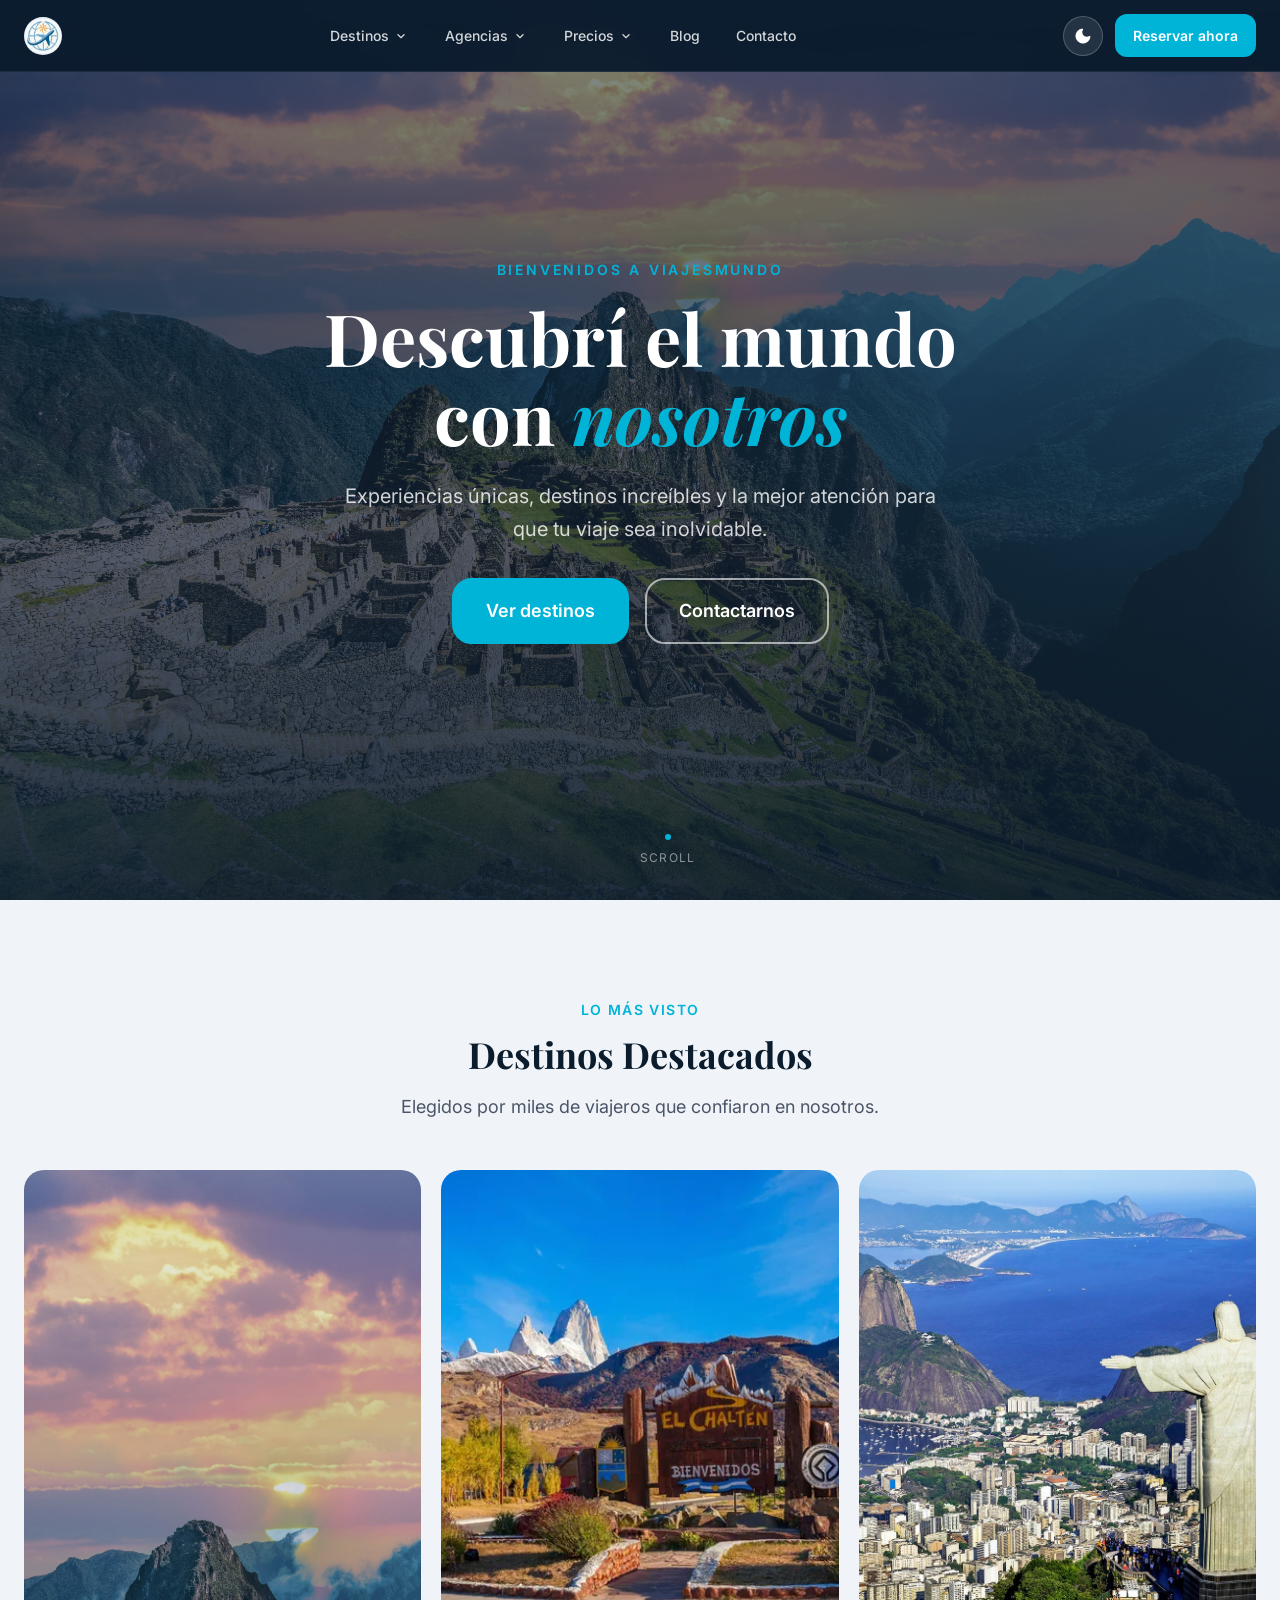
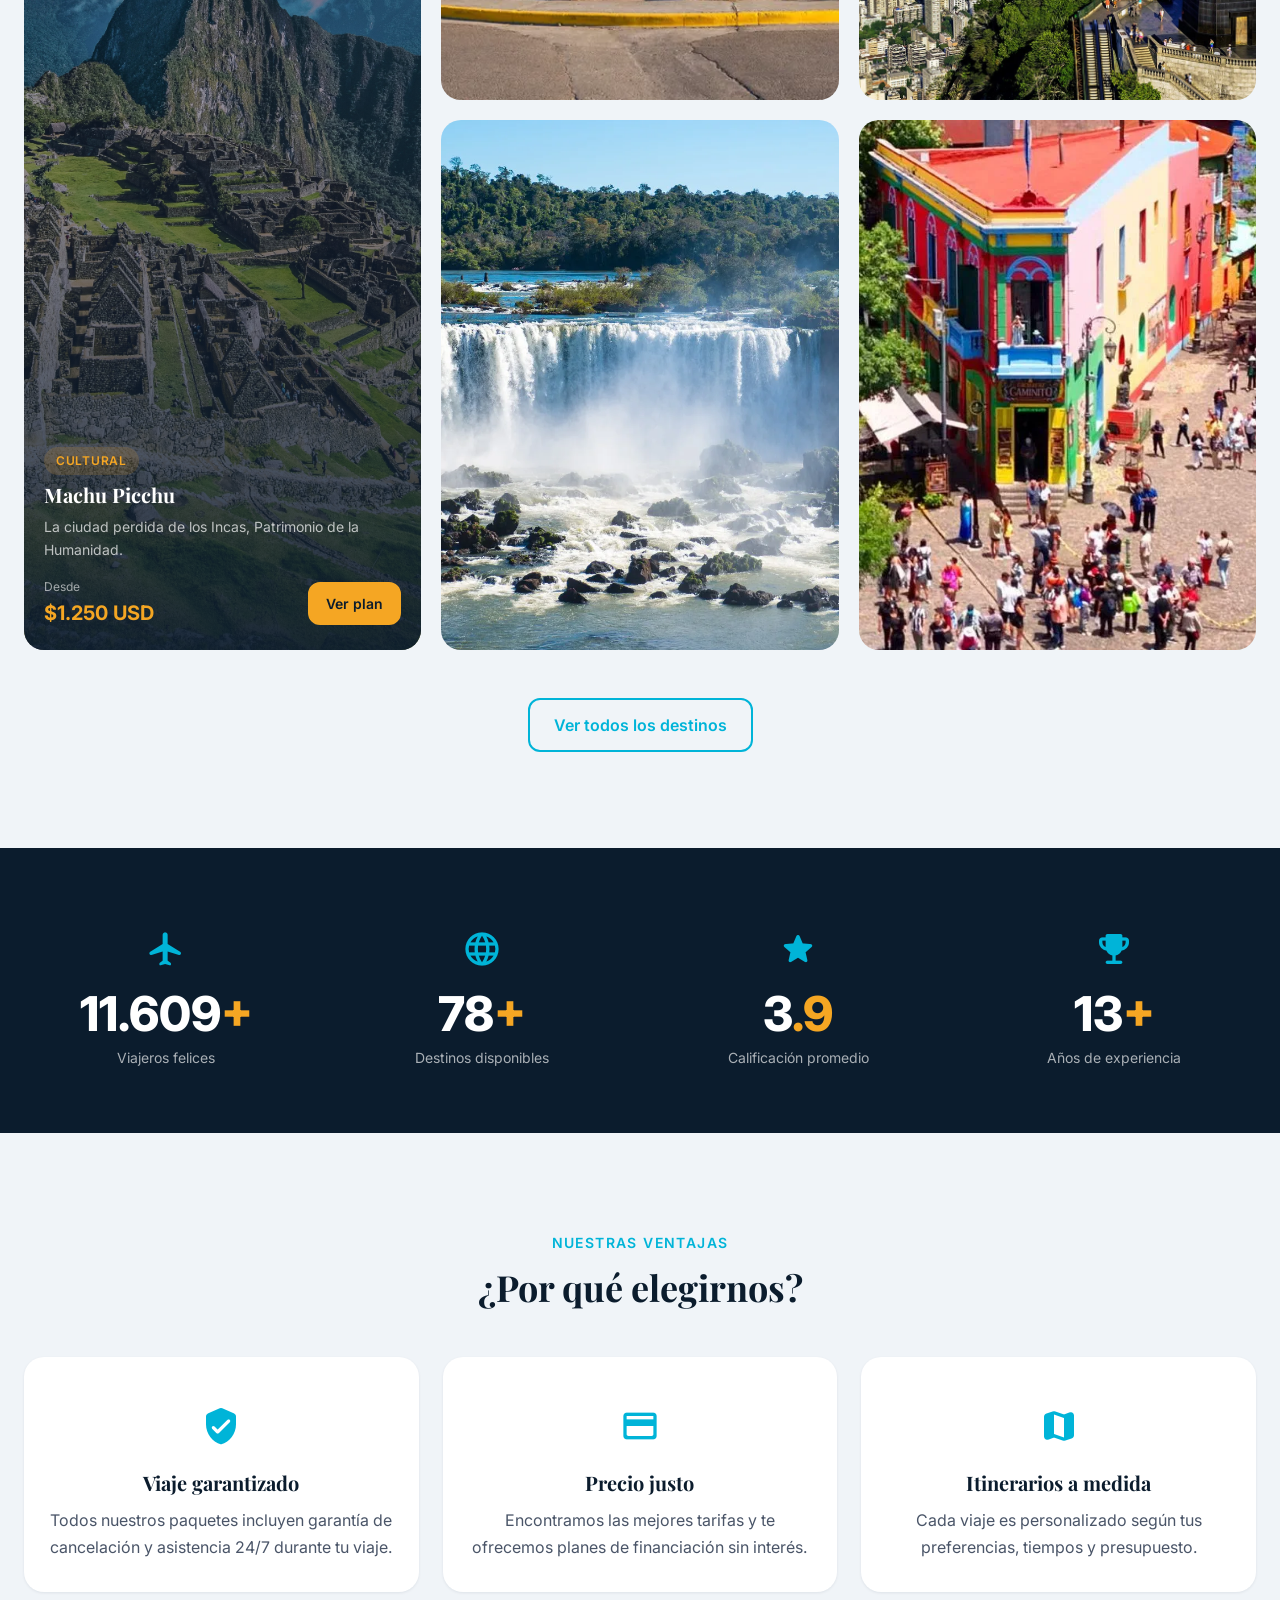
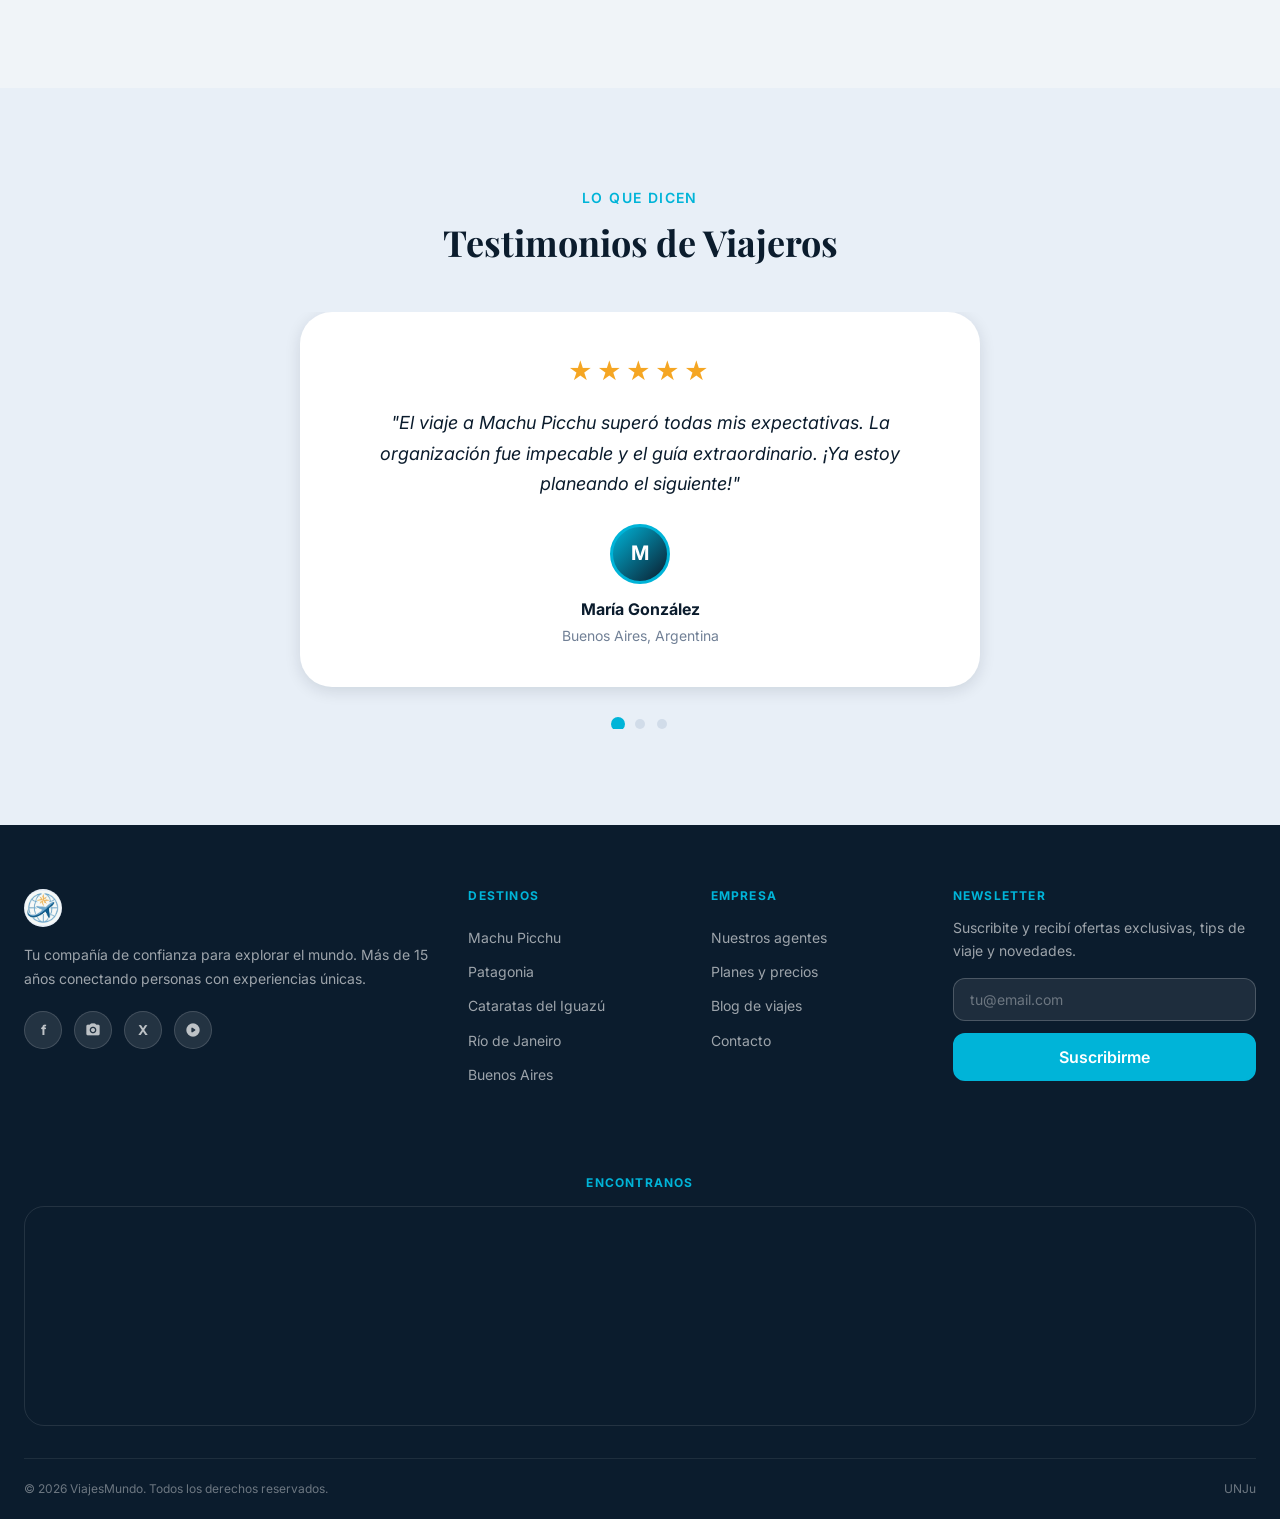
<file: index.html>
<!DOCTYPE html>
<html lang="es">
<head>
    <meta charset="UTF-8">
    <meta name="viewport" content="width=device-width, initial-scale=1.0">
    <meta name="description" content="ViajesMundo — Descubrí los mejores destinos turísticos. Paquetes, agencias y precios inmejorables para tu próxima aventura.">
    <title>ViajesMundo — Turismo y Aventura</title>
    <link rel="icon" href="assets/logo.ico" type="image/x-icon">
    <link href="https://fonts.googleapis.com/icon?family=Material+Icons+Round" rel="stylesheet">
    <link rel="stylesheet" href="css/global.css">
    <link rel="stylesheet" href="css/header.css">
    <link rel="stylesheet" href="css/footer.css">
    <link rel="stylesheet" href="css/index.css">
</head>
<body>

<!-- ===== HEADER ===== -->
<header class="site-header" role="banner">
    <div class="header__inner container">

        <div class="header__brand">
            <a href="index.html" class="brand__logo" aria-label="ViajesMundo - Inicio">
                <!-- logo del sitio - colocar img/logo.webp para reemplazar el icono -->
                <img src="assets/logo.webp" alt="ViajesMundo" class="brand__logo-img">
                <div class="brand__icon" aria-hidden="true">
                    <span class="material-icons-round">flight</span>
                </div>
                <span class="brand__name">Viajes<span>Mundo</span></span>
            </a>
        </div>

        <nav class="main-nav" id="mainNav" aria-label="Navegación principal">
            <ul class="nav__list">

                <li class="nav__item nav__item--has-dropdown">
                    <a href="destinos.html" class="nav__link">
                        Destinos <span class="material-icons-round nav__arrow" aria-hidden="true">expand_more</span>
                    </a>
                    <div class="mega-menu" role="region" aria-label="Submenú Destinos">
                        <div class="mega-menu__col">
                            <h4>Por Tipo</h4>
                            <ul>
                                <li><a href="destinos.html">Cultural</a></li>
                                <li><a href="destinos.html">Naturaleza</a></li>
                                <li><a href="destinos.html">Sol y Playa</a></li>
                                <li><a href="destinos.html">Gastronómico</a></li>
                            </ul>
                        </div>
                        <div class="mega-menu__col">
                            <h4>Por Región</h4>
                            <ul>
                                <li><a href="destinos.html">América del Sur</a></li>
                                <li><a href="destinos.html">América Central</a></li>
                                <li><a href="destinos.html">El Caribe</a></li>
                            </ul>
                        </div>
                        <div class="mega-menu__col">
                            <h4>Populares</h4>
                            <ul>
                                <li><a href="destinos.html">Machu Picchu</a></li>
                                <li><a href="destinos.html">Patagonia</a></li>
                                <li><a href="destinos.html">Cataratas</a></li>
                            </ul>
                        </div>
                    </div>
                </li>

                <li class="nav__item nav__item--has-dropdown">
                    <a href="agencias.html" class="nav__link">
                        Agencias <span class="material-icons-round nav__arrow" aria-hidden="true">expand_more</span>
                    </a>
                    <div class="mega-menu mega-menu--sm" role="region" aria-label="Submenú Agencias">
                        <div class="mega-menu__col">
                            <h4>Nuestros Agentes</h4>
                            <ul>
                                <li><a href="agencias.html">Ver todos</a></li>
                                <li><a href="agencias.html">Mejor calificados</a></li>
                            </ul>
                        </div>
                        <div class="mega-menu__col">
                            <h4>Servicios</h4>
                            <ul>
                                <li><a href="agencias.html">Paquetes armados</a></li>
                                <li><a href="agencias.html">Viajes a medida</a></li>
                            </ul>
                        </div>
                    </div>
                </li>

                <li class="nav__item nav__item--has-dropdown">
                    <a href="precios.html" class="nav__link">
                        Precios <span class="material-icons-round nav__arrow" aria-hidden="true">expand_more</span>
                    </a>
                    <div class="mega-menu mega-menu--sm" role="region" aria-label="Submenú Precios">
                        <div class="mega-menu__col">
                            <h4>Planes</h4>
                            <ul>
                                <li><a href="precios.html">Plan Básico</a></li>
                                <li><a href="precios.html">Plan Premium</a></li>
                                <li><a href="precios.html">Plan Élite</a></li>
                            </ul>
                        </div>
                        <div class="mega-menu__col">
                            <h4>Comparar</h4>
                            <ul>
                                <li><a href="precios.html">Comparador de destinos</a></li>
                                <li><a href="precios.html">Ofertas del mes</a></li>
                            </ul>
                        </div>
                    </div>
                </li>

                <li class="nav__item"><a href="blog.html" class="nav__link">Blog</a></li>
                <li class="nav__item"><a href="contacto.html" class="nav__link">Contacto</a></li>
            </ul>
        </nav>

        <div class="header__actions">
            <button class="dark-mode-toggle" id="darkModeToggle" aria-label="Activar modo oscuro">
                <span class="material-icons-round" id="toggleIcon">dark_mode</span>
            </button>
            <a href="contacto.html" class="btn btn--primary btn--sm">Reservar ahora</a>
        </div>

        <button class="nav__hamburger" id="navToggle" aria-label="Abrir menú" aria-expanded="false" aria-controls="mainNav">
            <span></span><span></span><span></span>
        </button>

    </div>
</header>

<!-- ===== HERO ===== -->
<section class="hero" aria-label="Sección principal">
    <img src="assets/machu-picchu.webp" alt="" class="hero__bg-img" aria-hidden="true">
    <div class="hero__overlay" aria-hidden="true"></div>
    <div class="hero__content">
        <div class="hero__eyebrow">Bienvenidos a ViajesMundo</div>
        <h1 class="hero__title">Descubrí el mundo con <em>nosotros</em></h1>
        <p class="hero__subtitle">Experiencias únicas, destinos increíbles y la mejor atención para que tu viaje sea inolvidable.</p>
        <div class="hero__actions">
            <a href="destinos.html" class="btn btn--primary btn--lg">Ver destinos</a>
            <a href="contacto.html" class="btn btn--outline-light btn--lg">Contactarnos</a>
        </div>
    </div>
    <div class="hero__scroll-indicator" aria-hidden="true">
        <div class="scroll-dot"></div>
        <span>Scroll</span>
    </div>
</section>

<!-- destinos destacados -->
<section class="section" aria-labelledby="destinos-title">
    <div class="container">
        <div class="section-header reveal">
            <span class="section-header__eyebrow">Lo más visto</span>
            <h2 class="section-header__title" id="destinos-title">Destinos Destacados</h2>
            <p class="section-header__subtitle">Elegidos por miles de viajeros que confiaron en nosotros.</p>
        </div>

        <div class="destinos-grid">
            <article class="destino-card destino-card--featured reveal">
                <img src="assets/machu-picchu.webp" alt="Machu Picchu al amanecer" class="destino-card__image">
                <div class="destino-card__overlay">
                    <span class="badge badge--accent destino-card__badge">Cultural</span>
                    <h3 class="destino-card__title">Machu Picchu</h3>
                    <p class="destino-card__info">La ciudad perdida de los Incas, Patrimonio de la Humanidad.</p>
                    <div class="destino-card__price">
                        <div><small>Desde</small><span class="destino-card__price-amount">$1.250 USD</span></div>
                        <a href="precios.html" class="btn btn--accent btn--sm">Ver plan</a>
                    </div>
                </div>
            </article>

            <article class="destino-card reveal reveal-delay-1">
                <img src="assets/patagonia.webp" alt="Torres del Paine, Patagonia" class="destino-card__image">
                <div class="destino-card__overlay">
                    <span class="badge badge--primary destino-card__badge">Naturaleza</span>
                    <h3 class="destino-card__title">Patagonia</h3>
                    <p class="destino-card__info">Glaciares, montañas y lagos de cristal en el fin del mundo.</p>
                    <div class="destino-card__price">
                        <span class="destino-card__price-amount">$980 USD</span>
                        <a href="precios.html" class="btn btn--accent btn--sm">Ver plan</a>
                    </div>
                </div>
            </article>

            <article class="destino-card reveal reveal-delay-2">
                <img src="assets/rio-de-janeiro.webp" alt="Río de Janeiro, Brasil" class="destino-card__image">
                <div class="destino-card__overlay">
                    <span class="badge badge--success destino-card__badge">Sol y Playa</span>
                    <h3 class="destino-card__title">Río de Janeiro</h3>
                    <p class="destino-card__info">Copacabana, el Cristo Redentor y el carnaval más famoso del mundo.</p>
                    <div class="destino-card__price">
                        <span class="destino-card__price-amount">$850 USD</span>
                        <a href="precios.html" class="btn btn--accent btn--sm">Ver plan</a>
                    </div>
                </div>
            </article>

            <article class="destino-card reveal reveal-delay-1">
                <img src="assets/cataratas-iguazu.webp" alt="Cataratas del Iguazú" class="destino-card__image">
                <div class="destino-card__overlay">
                    <span class="badge badge--primary destino-card__badge">Naturaleza</span>
                    <h3 class="destino-card__title">Cataratas del Iguazú</h3>
                    <p class="destino-card__info">Una de las 7 Maravillas Naturales del mundo.</p>
                    <div class="destino-card__price">
                        <span class="destino-card__price-amount">$620 USD</span>
                        <a href="precios.html" class="btn btn--accent btn--sm">Ver plan</a>
                    </div>
                </div>
            </article>

            <article class="destino-card reveal reveal-delay-2">
                <img src="assets/buenos-aires.webp" alt="Buenos Aires, Argentina" class="destino-card__image">
                <div class="destino-card__overlay">
                    <span class="badge badge--accent destino-card__badge">Cultural</span>
                    <h3 class="destino-card__title">Buenos Aires</h3>
                    <p class="destino-card__info">Tango, gastronomía y arquitectura europea en el corazón de Sudamérica.</p>
                    <div class="destino-card__price">
                        <span class="destino-card__price-amount">$490 USD</span>
                        <a href="precios.html" class="btn btn--accent btn--sm">Ver plan</a>
                    </div>
                </div>
            </article>
        </div>

        <div style="text-align:center; margin-top:3rem;">
            <a href="destinos.html" class="btn btn--outline">Ver todos los destinos</a>
        </div>
    </div>
</section>

<!-- contador animado -->
<section class="counter-section" aria-label="Estadísticas">
    <div class="container">
        <div class="counter-grid">
            <div class="counter-item">
                <span class="counter-item__icon" aria-hidden="true">
                    <span class="material-icons-round">flight</span>
                </span>
                <div class="counter-item__number">
                    <span data-count="12500">0</span><span class="counter-item__suffix">+</span>
                </div>
                <p class="counter-item__label">Viajeros felices</p>
            </div>
            <div class="counter-item">
                <span class="counter-item__icon" aria-hidden="true">
                    <span class="material-icons-round">language</span>
                </span>
                <div class="counter-item__number">
                    <span data-count="85">0</span><span class="counter-item__suffix">+</span>
                </div>
                <p class="counter-item__label">Destinos disponibles</p>
            </div>
            <div class="counter-item">
                <span class="counter-item__icon" aria-hidden="true">
                    <span class="material-icons-round">star</span>
                </span>
                <div class="counter-item__number">
                    <span data-count="4">0</span><span class="counter-item__suffix">.9</span>
                </div>
                <p class="counter-item__label">Calificación promedio</p>
            </div>
            <div class="counter-item">
                <span class="counter-item__icon" aria-hidden="true">
                    <span class="material-icons-round">emoji_events</span>
                </span>
                <div class="counter-item__number">
                    <span data-count="15">0</span><span class="counter-item__suffix">+</span>
                </div>
                <p class="counter-item__label">Años de experiencia</p>
            </div>
        </div>
    </div>
</section>

<!-- por que elegirnos -->
<section class="section" aria-labelledby="features-title">
    <div class="container">
        <div class="section-header reveal">
            <span class="section-header__eyebrow">Nuestras ventajas</span>
            <h2 class="section-header__title" id="features-title">¿Por qué elegirnos?</h2>
        </div>
        <div class="features-grid">
            <div class="feature-card reveal reveal-delay-1">
                <span class="feature-card__icon" aria-hidden="true">
                    <span class="material-icons-round">verified_user</span>
                </span>
                <h4 class="feature-card__title">Viaje garantizado</h4>
                <p>Todos nuestros paquetes incluyen garantía de cancelación y asistencia 24/7 durante tu viaje.</p>
            </div>
            <div class="feature-card reveal reveal-delay-2">
                <span class="feature-card__icon" aria-hidden="true">
                    <span class="material-icons-round">credit_card</span>
                </span>
                <h4 class="feature-card__title">Precio justo</h4>
                <p>Encontramos las mejores tarifas y te ofrecemos planes de financiación sin interés.</p>
            </div>
            <div class="feature-card reveal reveal-delay-3">
                <span class="feature-card__icon" aria-hidden="true">
                    <span class="material-icons-round">map</span>
                </span>
                <h4 class="feature-card__title">Itinerarios a medida</h4>
                <p>Cada viaje es personalizado según tus preferencias, tiempos y presupuesto.</p>
            </div>
        </div>
    </div>
</section>

<!-- carrusel de testimonios - solo CSS -->
<section class="section testimonios-section" aria-labelledby="testimonios-title">
    <div class="container">
        <div class="section-header reveal">
            <span class="section-header__eyebrow">Lo que dicen</span>
            <h2 class="section-header__title" id="testimonios-title">Testimonios de Viajeros</h2>
        </div>

        <input type="radio" name="testimonio" id="t1" class="carousel-control" checked aria-label="Testimonio 1">
        <input type="radio" name="testimonio" id="t2" class="carousel-control" aria-label="Testimonio 2">
        <input type="radio" name="testimonio" id="t3" class="carousel-control" aria-label="Testimonio 3">

        <div class="testimonios-carousel">
            <div class="testimonios-track">
                <div class="testimonio-slide">
                    <article class="testimonio-card">
                        <span class="testimonio-card__stars" aria-label="5 estrellas">★★★★★</span>
                        <p class="testimonio-card__text">"El viaje a Machu Picchu superó todas mis expectativas. La organización fue impecable y el guía extraordinario. ¡Ya estoy planeando el siguiente!"</p>
                        <div class="testimonio-card__avatar" aria-hidden="true">M</div>
                        <p class="testimonio-card__name">María González</p>
                        <p class="testimonio-card__location">Buenos Aires, Argentina</p>
                    </article>
                </div>
                <div class="testimonio-slide">
                    <article class="testimonio-card">
                        <span class="testimonio-card__stars" aria-label="5 estrellas">★★★★★</span>
                        <p class="testimonio-card__text">"Patagonia fue una experiencia transformadora. ViajesMundo gestionó todo perfectamente: alojamiento, traslados y actividades."</p>
                        <div class="testimonio-card__avatar" aria-hidden="true">C</div>
                        <p class="testimonio-card__name">Carlos Herrera</p>
                        <p class="testimonio-card__location">Córdoba, Argentina</p>
                    </article>
                </div>
                <div class="testimonio-slide">
                    <article class="testimonio-card">
                        <span class="testimonio-card__stars" aria-label="4 estrellas">★★★★☆</span>
                        <p class="testimonio-card__text">"Las Cataratas del Iguazú me dejaron sin palabras. El paquete familiar fue perfecto para nosotros. Los chicos se divirtieron muchísimo."</p>
                        <div class="testimonio-card__avatar" aria-hidden="true">L</div>
                        <p class="testimonio-card__name">Laura Martínez</p>
                        <p class="testimonio-card__location">Rosario, Argentina</p>
                    </article>
                </div>
            </div>
            <div class="carousel-dots" role="tablist" aria-label="Controles del carrusel">
                <label for="t1" class="carousel-dot" role="tab" aria-label="Ver testimonio 1"></label>
                <label for="t2" class="carousel-dot" role="tab" aria-label="Ver testimonio 2"></label>
                <label for="t3" class="carousel-dot" role="tab" aria-label="Ver testimonio 3"></label>
            </div>
        </div>
    </div>
</section>

<!-- ===== FOOTER ===== -->
<footer class="site-footer" role="contentinfo">
    <div class="container">
        <div class="footer__body">

            <div class="footer__brand">
                <a href="index.html" class="brand__logo" style="margin-bottom:1rem; display:inline-flex;">
                    <img src="assets/logo.webp" alt="ViajesMundo" class="brand__logo-img">
                    <div class="brand__icon" aria-hidden="true"><span class="material-icons-round">flight</span></div>
                    <span class="brand__name">Viajes<span>Mundo</span></span>
                </a>
                <p>Tu compañía de confianza para explorar el mundo. Más de 15 años conectando personas con experiencias únicas.</p>
                <nav aria-label="Redes sociales">
                    <ul class="social-links">
                        <li><a href="#" class="social-link" aria-label="Facebook" rel="noopener noreferrer">f</a></li>
                        <li><a href="#" class="social-link" aria-label="Instagram" rel="noopener noreferrer">
                            <span class="material-icons-round">photo_camera</span>
                        </a></li>
                        <li><a href="#" class="social-link" aria-label="Twitter / X" rel="noopener noreferrer">X</a></li>
                        <li><a href="#" class="social-link" aria-label="YouTube" rel="noopener noreferrer">
                            <span class="material-icons-round">play_circle</span>
                        </a></li>
                    </ul>
                </nav>
            </div>

            <div class="footer__col">
                <h5>Destinos</h5>
                <ul>
                    <li><a href="destinos.html">Machu Picchu</a></li>
                    <li><a href="destinos.html">Patagonia</a></li>
                    <li><a href="destinos.html">Cataratas del Iguazú</a></li>
                    <li><a href="destinos.html">Río de Janeiro</a></li>
                    <li><a href="destinos.html">Buenos Aires</a></li>
                </ul>
            </div>

            <div class="footer__col">
                <h5>Empresa</h5>
                <ul>
                    <li><a href="agencias.html">Nuestros agentes</a></li>
                    <li><a href="precios.html">Planes y precios</a></li>
                    <li><a href="blog.html">Blog de viajes</a></li>
                    <li><a href="contacto.html">Contacto</a></li>
                </ul>
            </div>

            <div class="footer__newsletter">
                <h5>Newsletter</h5>
                <p>Suscribite y recibí ofertas exclusivas, tips de viaje y novedades.</p>
                <form class="newsletter-form" novalidate>
                    <label for="newsletterEmail" style="display:none;">Email</label>
                    <input type="email" id="newsletterEmail" name="email" placeholder="tu@email.com" required aria-label="Tu dirección de email">
                    <button type="submit" class="btn btn--primary">Suscribirme</button>
                </form>
                <div class="newsletter-success" role="status" aria-live="polite">
                    ✓ ¡Gracias por suscribirte!
                </div>
            </div>
        </div>

        <!-- mapa de openstreetmap, sin API key necesaria -->
        <div class="footer__map">
            <h5>Encontranos</h5>
            <div class="map-container">
                <iframe
                    src="https://www.openstreetmap.org/export/embed.html?bbox=-65.3200%2C-24.2100%2C-65.2900%2C-24.1800&layer=mapnik"
                    title="Ubicación de nuestra oficina en San Salvador de Jujuy"
                    loading="lazy"
                    allowfullscreen>
                </iframe>
            </div>
        </div>

        <div class="footer__bottom">
            <p>© 2026 ViajesMundo. Todos los derechos reservados.</p>
            <p>UNJu</p>
        </div>
    </div>
</footer>

<script src="js/main.js"></script>
</body>
</html>
</file>
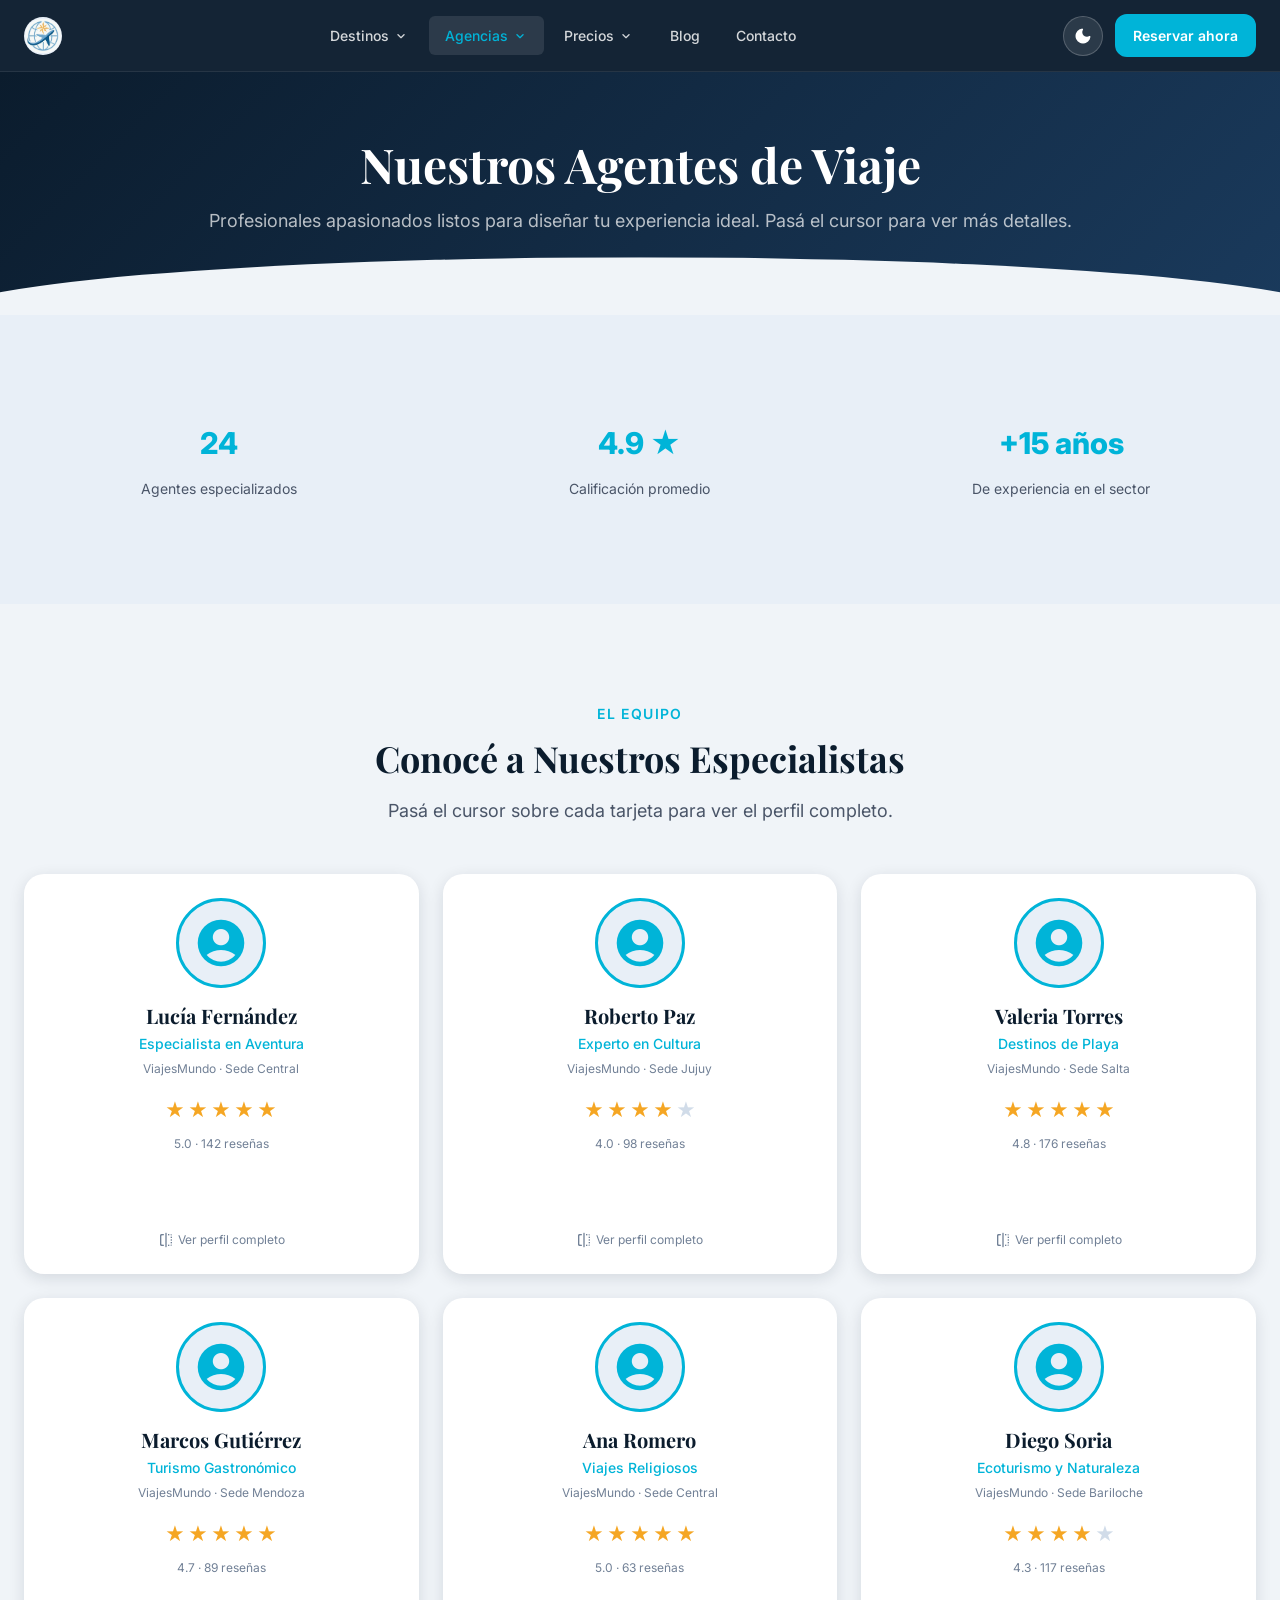
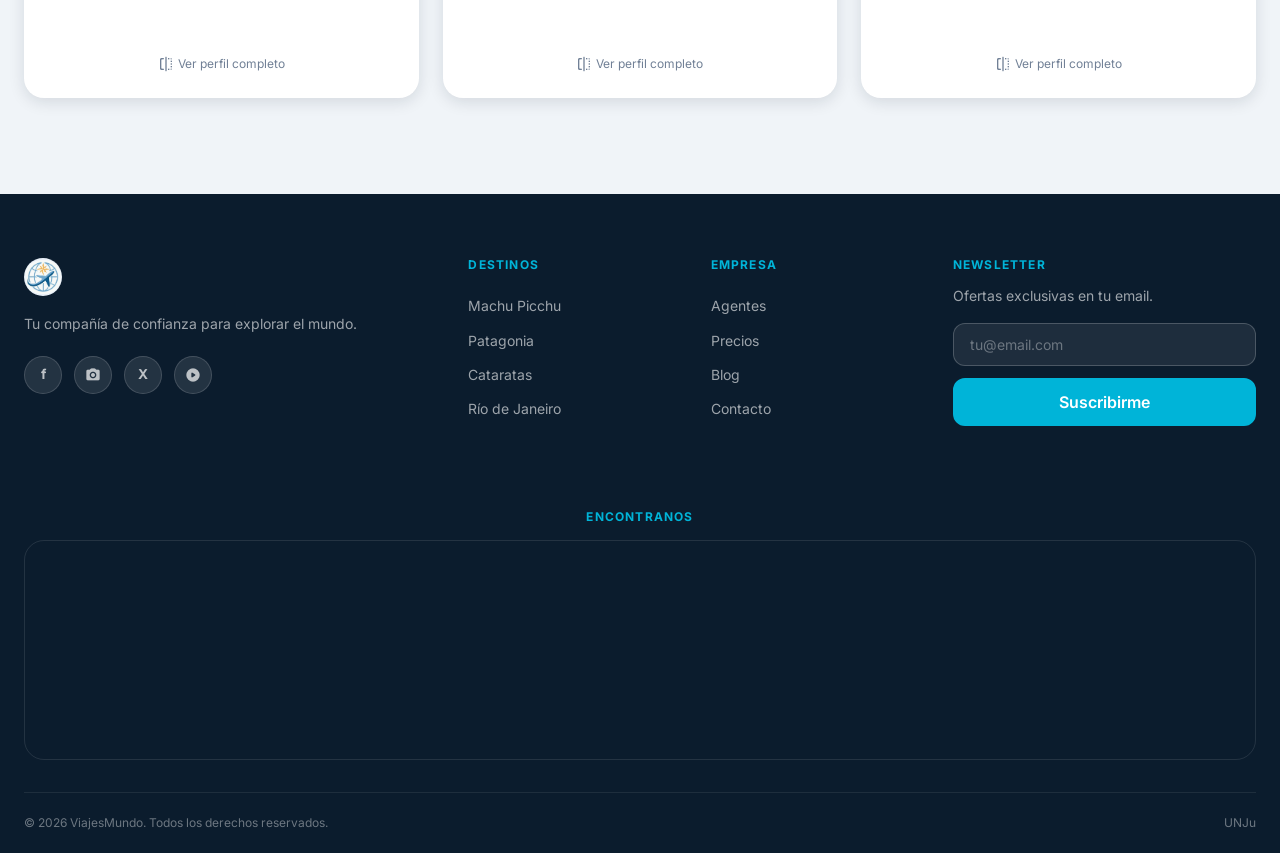
<file: agencias.html>
<!DOCTYPE html>
<html lang="es">
<head>
    <meta charset="UTF-8">
    <meta name="viewport" content="width=device-width, initial-scale=1.0">
    <meta name="description" content="Conocé a nuestros agentes de viaje. Perfiles interactivos con calificaciones y especialidades.">
    <title>Agencias — ViajesMundo</title>
    <link rel="icon" href="assets/logo.ico" type="image/x-icon">
    <link href="https://fonts.googleapis.com/icon?family=Material+Icons+Round" rel="stylesheet">
    <link rel="stylesheet" href="css/global.css">
    <link rel="stylesheet" href="css/header.css">
    <link rel="stylesheet" href="css/footer.css">
    <link rel="stylesheet" href="css/agencias.css">
</head>
<body>

<header class="site-header" role="banner">
    <div class="header__inner container">
        <div class="header__brand">
            <a href="index.html" class="brand__logo" aria-label="ViajesMundo - Inicio">
                    <img src="assets/logo.webp" alt="ViajesMundo" class="brand__logo-img">
                <div class="brand__icon" aria-hidden="true"><span class="material-icons-round">flight</span></div>
                <span class="brand__name">Viajes<span>Mundo</span></span>
            </a>
        </div>
        <nav class="main-nav" id="mainNav" aria-label="Navegación principal">
            <ul class="nav__list">
                <li class="nav__item nav__item--has-dropdown">
                    <a href="destinos.html" class="nav__link">Destinos <span class="material-icons-round nav__arrow" aria-hidden="true">expand_more</span></a>
                    <div class="mega-menu"><div class="mega-menu__col"><h4>Por Tipo</h4><ul><li><a href="destinos.html">Cultural</a></li><li><a href="destinos.html">Naturaleza</a></li><li><a href="destinos.html">Sol y Playa</a></li></ul></div><div class="mega-menu__col"><h4>Por Región</h4><ul><li><a href="destinos.html">América del Sur</a></li><li><a href="destinos.html">América Central</a></li><li><a href="destinos.html">El Caribe</a></li></ul></div><div class="mega-menu__col"><h4>Populares</h4><ul><li><a href="destinos.html">Machu Picchu</a></li><li><a href="destinos.html">Patagonia</a></li><li><a href="destinos.html">Cataratas</a></li></ul></div></div>
                </li>
                <li class="nav__item nav__item--has-dropdown">
                    <a href="agencias.html" class="nav__link active">Agencias <span class="material-icons-round nav__arrow" aria-hidden="true">expand_more</span></a>
                    <div class="mega-menu mega-menu--sm"><div class="mega-menu__col"><h4>Nuestros Agentes</h4><ul><li><a href="agencias.html">Ver todos</a></li><li><a href="agencias.html">Mejor calificados</a></li></ul></div><div class="mega-menu__col"><h4>Servicios</h4><ul><li><a href="agencias.html">Paquetes armados</a></li><li><a href="agencias.html">Viajes a medida</a></li></ul></div></div>
                </li>
                <li class="nav__item nav__item--has-dropdown">
                    <a href="precios.html" class="nav__link">Precios <span class="material-icons-round nav__arrow" aria-hidden="true">expand_more</span></a>
                    <div class="mega-menu mega-menu--sm"><div class="mega-menu__col"><h4>Planes</h4><ul><li><a href="precios.html">Plan Básico</a></li><li><a href="precios.html">Plan Premium</a></li><li><a href="precios.html">Plan Élite</a></li></ul></div><div class="mega-menu__col"><h4>Comparar</h4><ul><li><a href="precios.html">Comparador de destinos</a></li><li><a href="precios.html">Ofertas del mes</a></li></ul></div></div>
                </li>
                <li class="nav__item"><a href="blog.html" class="nav__link">Blog</a></li>
                <li class="nav__item"><a href="contacto.html" class="nav__link">Contacto</a></li>
            </ul>
        </nav>
        <div class="header__actions">
            <button class="dark-mode-toggle" id="darkModeToggle" aria-label="Activar modo oscuro">
                <span class="material-icons-round" id="toggleIcon">dark_mode</span>
            </button>
            <a href="contacto.html" class="btn btn--primary btn--sm">Reservar ahora</a>
        </div>
        <button class="nav__hamburger" id="navToggle" aria-label="Abrir menú" aria-expanded="false"><span></span><span></span><span></span></button>
    </div>
</header>

<div class="header-spacer"></div>

<section class="page-hero" aria-label="Encabezado de página">
    <div class="container">
        <h1>Nuestros Agentes de Viaje</h1>
        <p>Profesionales apasionados listos para diseñar tu experiencia ideal. Pasá el cursor para ver más detalles.</p>
    </div>
</section>

<section class="agencias-stats section--sm" aria-label="Estadísticas">
    <div class="container">
        <div class="agencias-stats-grid">
            <div class="stat-item reveal"><div class="stat-item__num">24</div><p class="stat-item__label">Agentes especializados</p></div>
            <div class="stat-item reveal reveal-delay-1"><div class="stat-item__num">4.9 ★</div><p class="stat-item__label">Calificación promedio</p></div>
            <div class="stat-item reveal reveal-delay-2"><div class="stat-item__num">+15 años</div><p class="stat-item__label">De experiencia en el sector</p></div>
        </div>
    </div>
</section>

<section class="section" aria-labelledby="agencias-title">
    <div class="container">
        <div class="section-header reveal">
            <span class="section-header__eyebrow">El equipo</span>
            <h2 class="section-header__title" id="agencias-title">Conocé a Nuestros Especialistas</h2>
            <p class="section-header__subtitle">Pasá el cursor sobre cada tarjeta para ver el perfil completo.</p>
        </div>

        <div class="agencias-grid">

            <div class="flip-card reveal" aria-label="Perfil de Lucía Fernández">
                <div class="flip-card__inner">
                    <div class="flip-card__front">
                        <div class="agencia-avatar" aria-hidden="true">
                            <span class="material-icons-round">account_circle</span>
                        </div>
                        <h3 class="agencia-nombre">Lucía Fernández</h3>
                        <p class="agencia-rol">Especialista en Aventura</p>
                        <p class="agencia-empresa">ViajesMundo · Sede Central</p>
                        <div class="star-rating" aria-label="5 de 5 estrellas">
                            <span class="star star--filled" aria-hidden="true">★</span><span class="star star--filled" aria-hidden="true">★</span><span class="star star--filled" aria-hidden="true">★</span><span class="star star--filled" aria-hidden="true">★</span><span class="star star--filled" aria-hidden="true">★</span>
                        </div>
                        <p class="agencia-score">5.0 · 142 reseñas</p>
                        <p class="flip-hint" aria-hidden="true">
                            <span class="material-icons-round" style="font-size:1rem;">flip</span> Ver perfil completo
                        </p>
                    </div>
                    <div class="flip-card__back" aria-hidden="true">
                        <h4>Especialidades</h4>
                        <h3 class="agencia-nombre">Lucía Fernández</h3>
                        <ul class="agencia-especialidades">
                            <li>Trekking y aventura en montaña</li>
                            <li>Patagonia Argentina y Chilena</li>
                            <li>Machu Picchu y Camino Inca</li>
                            <li>Grupos y viajes corporativos</li>
                        </ul>
                        <div class="agencia-contacto">
                            <span>(388) 422-1001</span>
                            <a href="mailto:lucia@viajesmundo.com">lucia@viajesmundo.com</a>
                            <a href="contacto.html" class="btn btn--outline-light btn--sm" style="margin-top:0.5rem;">Contactar</a>
                        </div>
                    </div>
                </div>
            </div>

            <div class="flip-card reveal reveal-delay-1" aria-label="Perfil de Roberto Paz">
                <div class="flip-card__inner">
                    <div class="flip-card__front">
                        <div class="agencia-avatar" aria-hidden="true"><span class="material-icons-round">account_circle</span></div>
                        <h3 class="agencia-nombre">Roberto Paz</h3>
                        <p class="agencia-rol">Experto en Cultura</p>
                        <p class="agencia-empresa">ViajesMundo · Sede Jujuy</p>
                        <div class="star-rating" aria-label="4 de 5 estrellas">
                            <span class="star star--filled" aria-hidden="true">★</span><span class="star star--filled" aria-hidden="true">★</span><span class="star star--filled" aria-hidden="true">★</span><span class="star star--filled" aria-hidden="true">★</span><span class="star" aria-hidden="true">★</span>
                        </div>
                        <p class="agencia-score">4.0 · 98 reseñas</p>
                        <p class="flip-hint" aria-hidden="true"><span class="material-icons-round" style="font-size:1rem;">flip</span> Ver perfil completo</p>
                    </div>
                    <div class="flip-card__back" aria-hidden="true">
                        <h4>Especialidades</h4>
                        <h3 class="agencia-nombre">Roberto Paz</h3>
                        <ul class="agencia-especialidades">
                            <li>Circuitos culturales andinos</li>
                            <li>Quebrada de Humahuaca</li>
                            <li>Turismo arqueológico</li>
                            <li>Viajes en familia</li>
                        </ul>
                        <div class="agencia-contacto">
                            <span>(388) 422-1002</span>
                            <a href="mailto:roberto@viajesmundo.com">roberto@viajesmundo.com</a>
                            <a href="contacto.html" class="btn btn--outline-light btn--sm" style="margin-top:0.5rem;">Contactar</a>
                        </div>
                    </div>
                </div>
            </div>

            <div class="flip-card reveal reveal-delay-2" aria-label="Perfil de Valeria Torres">
                <div class="flip-card__inner">
                    <div class="flip-card__front">
                        <div class="agencia-avatar" aria-hidden="true"><span class="material-icons-round">account_circle</span></div>
                        <h3 class="agencia-nombre">Valeria Torres</h3>
                        <p class="agencia-rol">Destinos de Playa</p>
                        <p class="agencia-empresa">ViajesMundo · Sede Salta</p>
                        <div class="star-rating" aria-label="5 de 5 estrellas">
                            <span class="star star--filled" aria-hidden="true">★</span><span class="star star--filled" aria-hidden="true">★</span><span class="star star--filled" aria-hidden="true">★</span><span class="star star--filled" aria-hidden="true">★</span><span class="star star--filled" aria-hidden="true">★</span>
                        </div>
                        <p class="agencia-score">4.8 · 176 reseñas</p>
                        <p class="flip-hint" aria-hidden="true"><span class="material-icons-round" style="font-size:1rem;">flip</span> Ver perfil completo</p>
                    </div>
                    <div class="flip-card__back" aria-hidden="true">
                        <h4>Especialidades</h4>
                        <h3 class="agencia-nombre">Valeria Torres</h3>
                        <ul class="agencia-especialidades">
                            <li>Caribe y playas tropicales</li>
                            <li>Brasil — Río, Salvador, Florianópolis</li>
                            <li>Lunas de miel y románticos</li>
                            <li>All inclusive y resorts</li>
                        </ul>
                        <div class="agencia-contacto">
                            <span>(387) 422-1003</span>
                            <a href="mailto:valeria@viajesmundo.com">valeria@viajesmundo.com</a>
                            <a href="contacto.html" class="btn btn--outline-light btn--sm" style="margin-top:0.5rem;">Contactar</a>
                        </div>
                    </div>
                </div>
            </div>

            <div class="flip-card reveal" aria-label="Perfil de Marcos Gutiérrez">
                <div class="flip-card__inner">
                    <div class="flip-card__front">
                        <div class="agencia-avatar" aria-hidden="true"><span class="material-icons-round">account_circle</span></div>
                        <h3 class="agencia-nombre">Marcos Gutiérrez</h3>
                        <p class="agencia-rol">Turismo Gastronómico</p>
                        <p class="agencia-empresa">ViajesMundo · Sede Mendoza</p>
                        <div class="star-rating" aria-label="5 de 5 estrellas">
                            <span class="star star--filled" aria-hidden="true">★</span><span class="star star--filled" aria-hidden="true">★</span><span class="star star--filled" aria-hidden="true">★</span><span class="star star--filled" aria-hidden="true">★</span><span class="star star--filled" aria-hidden="true">★</span>
                        </div>
                        <p class="agencia-score">4.7 · 89 reseñas</p>
                        <p class="flip-hint" aria-hidden="true"><span class="material-icons-round" style="font-size:1rem;">flip</span> Ver perfil completo</p>
                    </div>
                    <div class="flip-card__back" aria-hidden="true">
                        <h4>Especialidades</h4>
                        <h3 class="agencia-nombre">Marcos Gutiérrez</h3>
                        <ul class="agencia-especialidades">
                            <li>Rutas del vino en Mendoza</li>
                            <li>Gastronomía porteña y regional</li>
                            <li>Tours de bodegas y viñedos</li>
                            <li>Festivales gastronómicos</li>
                        </ul>
                        <div class="agencia-contacto">
                            <span>(261) 422-1004</span>
                            <a href="mailto:marcos@viajesmundo.com">marcos@viajesmundo.com</a>
                            <a href="contacto.html" class="btn btn--outline-light btn--sm" style="margin-top:0.5rem;">Contactar</a>
                        </div>
                    </div>
                </div>
            </div>

            <div class="flip-card reveal reveal-delay-1" aria-label="Perfil de Ana Romero">
                <div class="flip-card__inner">
                    <div class="flip-card__front">
                        <div class="agencia-avatar" aria-hidden="true"><span class="material-icons-round">account_circle</span></div>
                        <h3 class="agencia-nombre">Ana Romero</h3>
                        <p class="agencia-rol">Viajes Religiosos</p>
                        <p class="agencia-empresa">ViajesMundo · Sede Central</p>
                        <div class="star-rating" aria-label="5 de 5 estrellas">
                            <span class="star star--filled" aria-hidden="true">★</span><span class="star star--filled" aria-hidden="true">★</span><span class="star star--filled" aria-hidden="true">★</span><span class="star star--filled" aria-hidden="true">★</span><span class="star star--filled" aria-hidden="true">★</span>
                        </div>
                        <p class="agencia-score">5.0 · 63 reseñas</p>
                        <p class="flip-hint" aria-hidden="true"><span class="material-icons-round" style="font-size:1rem;">flip</span> Ver perfil completo</p>
                    </div>
                    <div class="flip-card__back" aria-hidden="true">
                        <h4>Especialidades</h4>
                        <h3 class="agencia-nombre">Ana Romero</h3>
                        <ul class="agencia-especialidades">
                            <li>Peregrinaciones y retiros</li>
                            <li>Santuario de Luján</li>
                            <li>Grupos parroquiales y diocesanos</li>
                            <li>San Cayetano y circuitos santos</li>
                        </ul>
                        <div class="agencia-contacto">
                            <span>(388) 422-1005</span>
                            <a href="mailto:ana@viajesmundo.com">ana@viajesmundo.com</a>
                            <a href="contacto.html" class="btn btn--outline-light btn--sm" style="margin-top:0.5rem;">Contactar</a>
                        </div>
                    </div>
                </div>
            </div>

            <div class="flip-card reveal reveal-delay-2" aria-label="Perfil de Diego Soria">
                <div class="flip-card__inner">
                    <div class="flip-card__front">
                        <div class="agencia-avatar" aria-hidden="true"><span class="material-icons-round">account_circle</span></div>
                        <h3 class="agencia-nombre">Diego Soria</h3>
                        <p class="agencia-rol">Ecoturismo y Naturaleza</p>
                        <p class="agencia-empresa">ViajesMundo · Sede Bariloche</p>
                        <div class="star-rating" aria-label="4 de 5 estrellas">
                            <span class="star star--filled" aria-hidden="true">★</span><span class="star star--filled" aria-hidden="true">★</span><span class="star star--filled" aria-hidden="true">★</span><span class="star star--filled" aria-hidden="true">★</span><span class="star" aria-hidden="true">★</span>
                        </div>
                        <p class="agencia-score">4.3 · 117 reseñas</p>
                        <p class="flip-hint" aria-hidden="true"><span class="material-icons-round" style="font-size:1rem;">flip</span> Ver perfil completo</p>
                    </div>
                    <div class="flip-card__back" aria-hidden="true">
                        <h4>Especialidades</h4>
                        <h3 class="agencia-nombre">Diego Soria</h3>
                        <ul class="agencia-especialidades">
                            <li>Ecoturismo y conservación</li>
                            <li>Parques nacionales de la Patagonia</li>
                            <li>Observación de fauna silvestre</li>
                            <li>Circuitos de ski y nieve</li>
                        </ul>
                        <div class="agencia-contacto">
                            <span>(294) 422-1006</span>
                            <a href="mailto:diego@viajesmundo.com">diego@viajesmundo.com</a>
                            <a href="contacto.html" class="btn btn--outline-light btn--sm" style="margin-top:0.5rem;">Contactar</a>
                        </div>
                    </div>
                </div>
            </div>

        </div>
    </div>
</section>

<footer class="site-footer" role="contentinfo">
    <div class="container">
        <div class="footer__body">
            <div class="footer__brand">
                <a href="index.html" class="brand__logo" style="margin-bottom:1rem; display:inline-flex;">
                        <img src="assets/logo.webp" alt="ViajesMundo" class="brand__logo-img">
                    <div class="brand__icon" aria-hidden="true"><span class="material-icons-round">flight</span></div>
                    <span class="brand__name">Viajes<span>Mundo</span></span>
                </a>
                <p>Tu compañía de confianza para explorar el mundo.</p>
                <nav aria-label="Redes sociales"><ul class="social-links"><li><a href="#" class="social-link" aria-label="Facebook">f</a></li><li><a href="#" class="social-link" aria-label="Instagram"><span class="material-icons-round">photo_camera</span></a></li><li><a href="#" class="social-link" aria-label="Twitter">X</a></li><li><a href="#" class="social-link" aria-label="YouTube"><span class="material-icons-round">play_circle</span></a></li></ul></nav>
            </div>
            <div class="footer__col"><h5>Destinos</h5><ul><li><a href="destinos.html">Machu Picchu</a></li><li><a href="destinos.html">Patagonia</a></li><li><a href="destinos.html">Cataratas</a></li><li><a href="destinos.html">Río de Janeiro</a></li></ul></div>
            <div class="footer__col"><h5>Empresa</h5><ul><li><a href="agencias.html">Agentes</a></li><li><a href="precios.html">Precios</a></li><li><a href="blog.html">Blog</a></li><li><a href="contacto.html">Contacto</a></li></ul></div>
            <div class="footer__newsletter"><h5>Newsletter</h5><p>Ofertas exclusivas en tu email.</p><form class="newsletter-form" novalidate><input type="email" placeholder="tu@email.com" required aria-label="Email"><button type="submit" class="btn btn--primary">Suscribirme</button></form><div class="newsletter-success" role="status">✓ ¡Gracias por suscribirte!</div></div>
        </div>
        <div class="footer__map"><h5>Encontranos</h5><div class="map-container"><iframe src="https://www.openstreetmap.org/export/embed.html?bbox=-65.3200%2C-24.2100%2C-65.2900%2C-24.1800&layer=mapnik" title="Ubicación de nuestra oficina" loading="lazy" allowfullscreen></iframe></div></div>
        <div class="footer__bottom"><p>© 2026 ViajesMundo. Todos los derechos reservados.</p><p>UNJu</p></div>
    </div>
</footer>
<script src="js/main.js"></script>
</body>
</html>
</file>
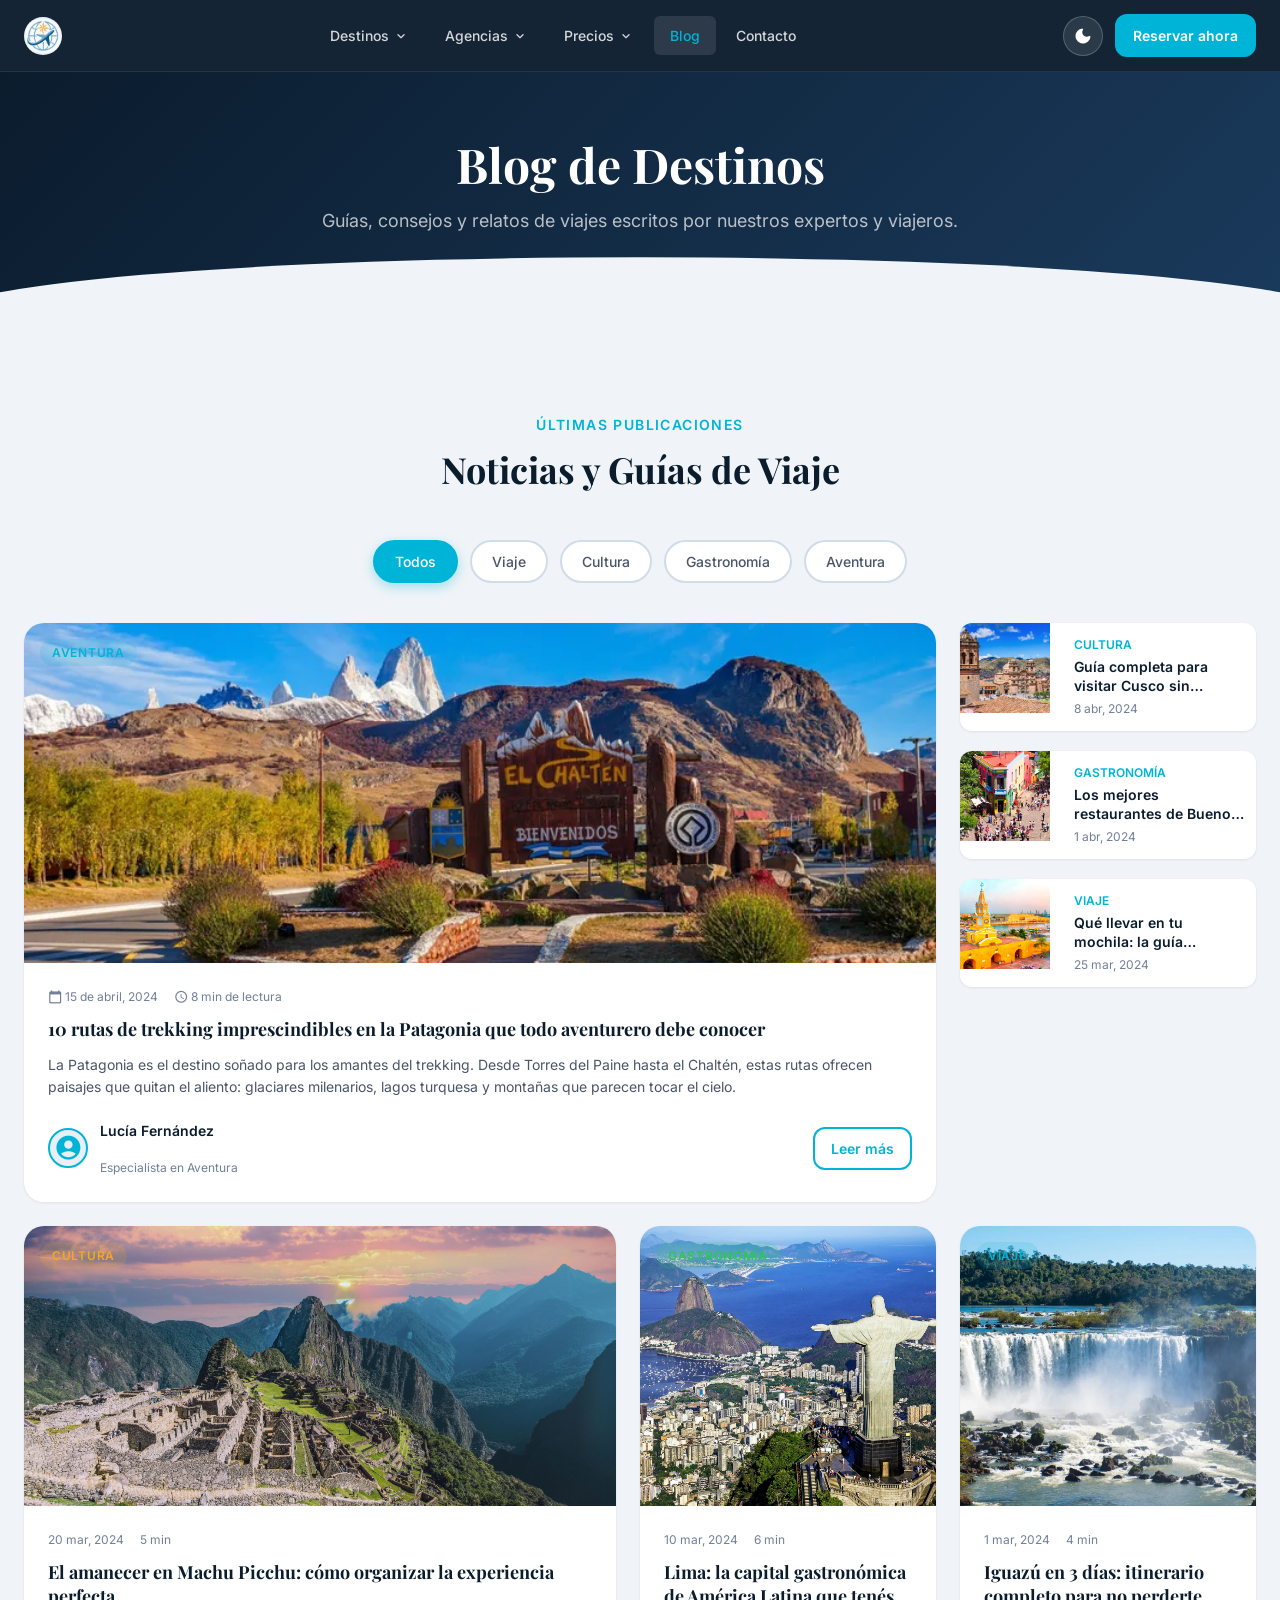
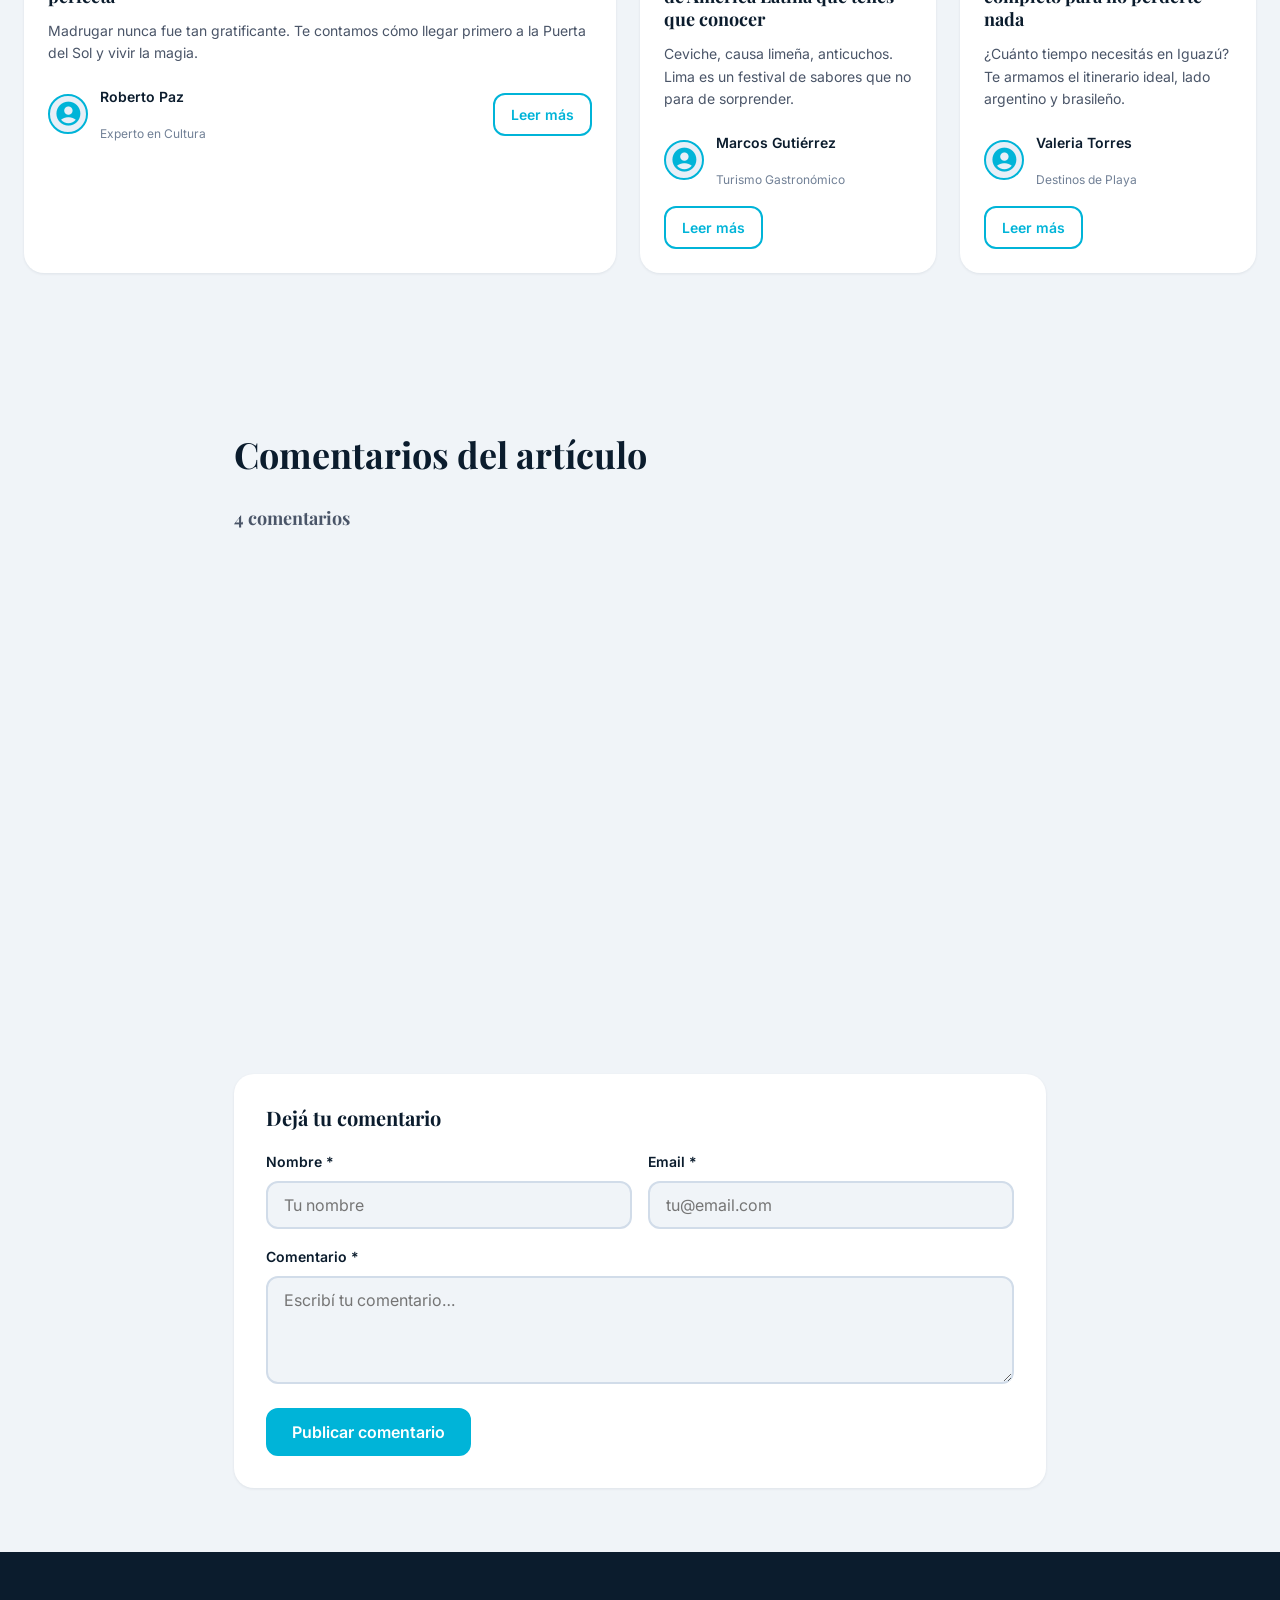
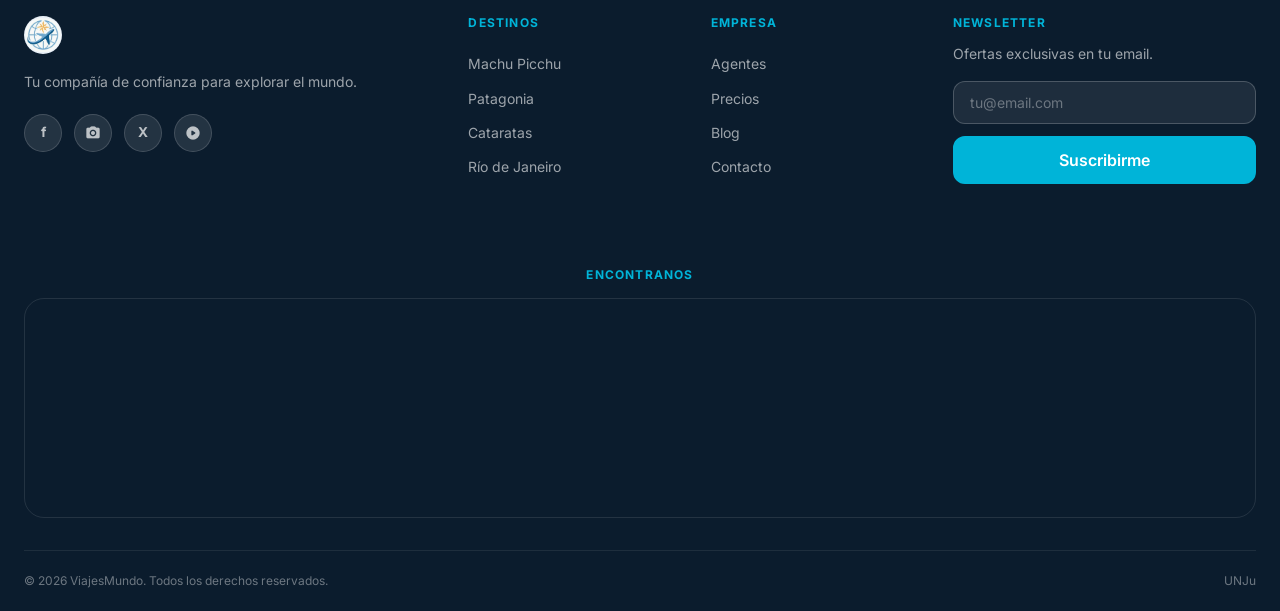
<file: blog.html>
<!DOCTYPE html>
<html lang="es">
<head>
    <meta charset="UTF-8">
    <meta name="viewport" content="width=device-width, initial-scale=1.0">
    <meta name="description" content="Blog de viajes de ViajesMundo. Artículos, consejos y guías de destinos turísticos escritos por expertos.">
    <title>Blog de Destinos — ViajesMundo</title>
    <link rel="icon" href="assets/logo.ico" type="image/x-icon">
    <link href="https://fonts.googleapis.com/icon?family=Material+Icons+Round" rel="stylesheet">
    <link rel="stylesheet" href="css/global.css">
    <link rel="stylesheet" href="css/header.css">
    <link rel="stylesheet" href="css/footer.css">
    <link rel="stylesheet" href="css/blog.css">
</head>
<body>

<header class="site-header" role="banner">
    <div class="header__inner container">
        <div class="header__brand">
            <a href="index.html" class="brand__logo" aria-label="ViajesMundo - Inicio">
                    <img src="assets/logo.webp" alt="ViajesMundo" class="brand__logo-img">
                <div class="brand__icon" aria-hidden="true"><span class="material-icons-round">flight</span></div>
                <span class="brand__name">Viajes<span>Mundo</span></span>
            </a>
        </div>
        <nav class="main-nav" id="mainNav" aria-label="Navegación principal">
            <ul class="nav__list">
                <li class="nav__item nav__item--has-dropdown">
                    <a href="destinos.html" class="nav__link">Destinos <span class="material-icons-round nav__arrow" aria-hidden="true">expand_more</span></a>
                    <div class="mega-menu"><div class="mega-menu__col"><h4>Por Tipo</h4><ul><li><a href="destinos.html">Cultural</a></li><li><a href="destinos.html">Naturaleza</a></li><li><a href="destinos.html">Sol y Playa</a></li></ul></div><div class="mega-menu__col"><h4>Por Región</h4><ul><li><a href="destinos.html">América del Sur</a></li><li><a href="destinos.html">América Central</a></li><li><a href="destinos.html">El Caribe</a></li></ul></div><div class="mega-menu__col"><h4>Populares</h4><ul><li><a href="destinos.html">Machu Picchu</a></li><li><a href="destinos.html">Patagonia</a></li><li><a href="destinos.html">Cataratas</a></li></ul></div></div>
                </li>
                <li class="nav__item nav__item--has-dropdown">
                    <a href="agencias.html" class="nav__link">Agencias <span class="material-icons-round nav__arrow" aria-hidden="true">expand_more</span></a>
                    <div class="mega-menu mega-menu--sm"><div class="mega-menu__col"><h4>Nuestros Agentes</h4><ul><li><a href="agencias.html">Ver todos</a></li><li><a href="agencias.html">Mejor calificados</a></li></ul></div><div class="mega-menu__col"><h4>Servicios</h4><ul><li><a href="agencias.html">Paquetes armados</a></li><li><a href="agencias.html">Viajes a medida</a></li></ul></div></div>
                </li>
                <li class="nav__item nav__item--has-dropdown">
                    <a href="precios.html" class="nav__link">Precios <span class="material-icons-round nav__arrow" aria-hidden="true">expand_more</span></a>
                    <div class="mega-menu mega-menu--sm"><div class="mega-menu__col"><h4>Planes</h4><ul><li><a href="precios.html">Plan Básico</a></li><li><a href="precios.html">Plan Premium</a></li><li><a href="precios.html">Plan Élite</a></li></ul></div><div class="mega-menu__col"><h4>Comparar</h4><ul><li><a href="precios.html">Comparador de destinos</a></li><li><a href="precios.html">Ofertas del mes</a></li></ul></div></div>
                </li>
                <li class="nav__item"><a href="blog.html" class="nav__link active">Blog</a></li>
                <li class="nav__item"><a href="contacto.html" class="nav__link">Contacto</a></li>
            </ul>
        </nav>
        <div class="header__actions">
            <button class="dark-mode-toggle" id="darkModeToggle" aria-label="Activar modo oscuro">
                <span class="material-icons-round" id="toggleIcon">dark_mode</span>
            </button>
            <a href="contacto.html" class="btn btn--primary btn--sm">Reservar ahora</a>
        </div>
        <button class="nav__hamburger" id="navToggle" aria-label="Abrir menú" aria-expanded="false"><span></span><span></span><span></span></button>
    </div>
</header>

<div class="header-spacer"></div>

<section class="page-hero" aria-label="Encabezado">
    <div class="container">
        <h1>Blog de Destinos</h1>
        <p>Guías, consejos y relatos de viajes escritos por nuestros expertos y viajeros.</p>
    </div>
</section>

<section class="section" aria-labelledby="blog-title">
    <div class="container">
        <div class="section-header reveal">
            <span class="section-header__eyebrow">Últimas publicaciones</span>
            <h2 class="section-header__title" id="blog-title">Noticias y Guías de Viaje</h2>
        </div>

        <!-- filtros por tag - css-only con radio + :checked -->
        <input type="radio" name="tag" id="tag-all"          class="tags-filter-input" checked aria-label="Todos">
        <input type="radio" name="tag" id="tag-viaje"        class="tags-filter-input" aria-label="Viaje">
        <input type="radio" name="tag" id="tag-cultura"      class="tags-filter-input" aria-label="Cultura">
        <input type="radio" name="tag" id="tag-gastronomia"  class="tags-filter-input" aria-label="Gastronomía">
        <input type="radio" name="tag" id="tag-aventura"     class="tags-filter-input" aria-label="Aventura">

        <div class="tags-bar" role="group" aria-label="Filtrar por categoría">
            <label for="tag-all"         class="tag-label">Todos</label>
            <label for="tag-viaje"       class="tag-label">Viaje</label>
            <label for="tag-cultura"     class="tag-label">Cultura</label>
            <label for="tag-gastronomia" class="tag-label">Gastronomía</label>
            <label for="tag-aventura"    class="tag-label">Aventura</label>
        </div>

        <!-- grid tipo newspaper -->
        <div class="blog-articles">
            <div class="blog-grid">

                <article class="blog-article blog-article--main reveal" data-tag="aventura" aria-labelledby="art1-title">
                    <div class="blog-article__image-wrap">
                        <img src="assets/patagonia.webp" alt="Trekking en la Patagonia al amanecer" class="blog-article__img">
                        <span class="badge badge--primary blog-article__cat">Aventura</span>
                    </div>
                    <div class="blog-article__body">
                        <div class="blog-article__meta">
                            <span><span class="material-icons-round" style="font-size:0.9rem;">calendar_today</span> 15 de abril, 2024</span>
                            <span><span class="material-icons-round" style="font-size:0.9rem;">schedule</span> 8 min de lectura</span>
                        </div>
                        <a href="#" class="blog-article__title" id="art1-title">
                            10 rutas de trekking imprescindibles en la Patagonia que todo aventurero debe conocer
                        </a>
                        <p class="blog-article__excerpt">La Patagonia es el destino soñado para los amantes del trekking. Desde Torres del Paine hasta el Chaltén, estas rutas ofrecen paisajes que quitan el aliento: glaciares milenarios, lagos turquesa y montañas que parecen tocar el cielo.</p>
                        <div class="blog-article__footer">
                            <div class="blog-author">
                                <div class="blog-author__avatar" aria-hidden="true"><span class="material-icons-round">account_circle</span></div>
                                <div>
                                    <p class="blog-author__name">Lucía Fernández</p>
                                    <p class="blog-author__role">Especialista en Aventura</p>
                                </div>
                            </div>
                            <a href="#" class="btn btn--outline btn--sm">Leer más</a>
                        </div>
                    </div>
                </article>

                <aside class="blog-sidebar" aria-label="Artículos relacionados">
                    <article class="blog-mini reveal" data-tag="cultura" aria-labelledby="mini1-title">
                        <img src="assets/cusco-peru.webp" alt="Plaza de Armas de Cusco" class="blog-mini__img">
                        <div class="blog-mini__body">
                            <span class="blog-mini__cat">Cultura</span>
                            <a href="#" class="blog-mini__title" id="mini1-title">Guía completa para visitar Cusco sin perderte nada</a>
                            <time class="blog-mini__date" datetime="2024-04-08">8 abr, 2024</time>
                        </div>
                    </article>
                    <article class="blog-mini reveal reveal-delay-1" data-tag="gastronomia" aria-labelledby="mini2-title">
                        <img src="assets/buenos-aires.webp" alt="Gastronomía porteña" class="blog-mini__img">
                        <div class="blog-mini__body">
                            <span class="blog-mini__cat">Gastronomía</span>
                            <a href="#" class="blog-mini__title" id="mini2-title">Los mejores restaurantes de Buenos Aires para foodlovers</a>
                            <time class="blog-mini__date" datetime="2024-04-01">1 abr, 2024</time>
                        </div>
                    </article>
                    <article class="blog-mini reveal reveal-delay-2" data-tag="viaje" aria-labelledby="mini3-title">
                        <img src="assets/cartagena-de-indias.webp" alt="Maleta lista para viajar" class="blog-mini__img">
                        <div class="blog-mini__body">
                            <span class="blog-mini__cat">Viaje</span>
                            <a href="#" class="blog-mini__title" id="mini3-title">Qué llevar en tu mochila: la guía definitiva</a>
                            <time class="blog-mini__date" datetime="2024-03-25">25 mar, 2024</time>
                        </div>
                    </article>
                </aside>

                <article class="blog-article blog-article--third reveal" data-tag="cultura" aria-labelledby="art2-title">
                    <div class="blog-article__image-wrap">
                        <img src="assets/machu-picchu.webp" alt="Machu Picchu al amanecer" class="blog-article__img">
                        <span class="badge badge--accent blog-article__cat">Cultura</span>
                    </div>
                    <div class="blog-article__body">
                        <div class="blog-article__meta"><span>20 mar, 2024</span><span>5 min</span></div>
                        <a href="#" class="blog-article__title" id="art2-title">El amanecer en Machu Picchu: cómo organizar la experiencia perfecta</a>
                        <p class="blog-article__excerpt">Madrugar nunca fue tan gratificante. Te contamos cómo llegar primero a la Puerta del Sol y vivir la magia.</p>
                        <div class="blog-article__footer">
                            <div class="blog-author">
                                <div class="blog-author__avatar" aria-hidden="true"><span class="material-icons-round">account_circle</span></div>
                                <div><p class="blog-author__name">Roberto Paz</p><p class="blog-author__role">Experto en Cultura</p></div>
                            </div>
                            <a href="#" class="btn btn--outline btn--sm">Leer más</a>
                        </div>
                    </div>
                </article>

                <article class="blog-article blog-article--third reveal reveal-delay-1" data-tag="gastronomia" aria-labelledby="art3-title">
                    <div class="blog-article__image-wrap">
                        <img src="assets/rio-de-janeiro.webp" alt="Mercado gastronómico de Lima" class="blog-article__img">
                        <span class="badge badge--success blog-article__cat">Gastronomía</span>
                    </div>
                    <div class="blog-article__body">
                        <div class="blog-article__meta"><span>10 mar, 2024</span><span>6 min</span></div>
                        <a href="#" class="blog-article__title" id="art3-title">Lima: la capital gastronómica de América Latina que tenés que conocer</a>
                        <p class="blog-article__excerpt">Ceviche, causa limeña, anticuchos. Lima es un festival de sabores que no para de sorprender.</p>
                        <div class="blog-article__footer">
                            <div class="blog-author">
                                <div class="blog-author__avatar" aria-hidden="true"><span class="material-icons-round">account_circle</span></div>
                                <div><p class="blog-author__name">Marcos Gutiérrez</p><p class="blog-author__role">Turismo Gastronómico</p></div>
                            </div>
                            <a href="#" class="btn btn--outline btn--sm">Leer más</a>
                        </div>
                    </div>
                </article>

                <article class="blog-article blog-article--third reveal reveal-delay-2" data-tag="viaje" aria-labelledby="art4-title">
                    <div class="blog-article__image-wrap">
                        <img src="assets/cataratas-iguazu.webp" alt="Cataratas del Iguazú" class="blog-article__img">
                        <span class="badge badge--primary blog-article__cat">Viaje</span>
                    </div>
                    <div class="blog-article__body">
                        <div class="blog-article__meta"><span>1 mar, 2024</span><span>4 min</span></div>
                        <a href="#" class="blog-article__title" id="art4-title">Iguazú en 3 días: itinerario completo para no perderte nada</a>
                        <p class="blog-article__excerpt">¿Cuánto tiempo necesitás en Iguazú? Te armamos el itinerario ideal, lado argentino y brasileño.</p>
                        <div class="blog-article__footer">
                            <div class="blog-author">
                                <div class="blog-author__avatar" aria-hidden="true"><span class="material-icons-round">account_circle</span></div>
                                <div><p class="blog-author__name">Valeria Torres</p><p class="blog-author__role">Destinos de Playa</p></div>
                            </div>
                            <a href="#" class="btn btn--outline btn--sm">Leer más</a>
                        </div>
                    </div>
                </article>

            </div>
        </div>
    </div>
</section>

<!-- seccion de comentarios con avatares generados con css -->
<section class="section--sm" style="padding-block:var(--space-16);" aria-labelledby="comments-title">
    <div class="container" style="max-width:860px;">
        <h2 id="comments-title" style="margin-bottom:var(--space-8);">Comentarios del artículo</h2>
        <div class="comments-section">
            <h4>4 comentarios</h4>

            <article class="comment reveal" aria-label="Comentario de Martina López">
                <div class="comment__avatar" aria-hidden="true">M</div>
                <div class="comment__body">
                    <header class="comment__header">
                        <span class="comment__name">Martina López</span>
                        <time class="comment__date" datetime="2024-04-16">16 de abril, 2024</time>
                    </header>
                    <p class="comment__text">¡Excelente artículo! Hice el W Trek en Torres del Paine el año pasado y fue la experiencia más increíble de mi vida. Definitivamente lo recomiendo.</p>
                </div>
            </article>

            <article class="comment reveal reveal-delay-1" aria-label="Comentario de Agustín Pereyra">
                <div class="comment__avatar" aria-hidden="true">A</div>
                <div class="comment__body">
                    <header class="comment__header">
                        <span class="comment__name">Agustín Pereyra</span>
                        <time class="comment__date" datetime="2024-04-17">17 de abril, 2024</time>
                    </header>
                    <p class="comment__text">¿Cuál es la mejor época para hacer el Chaltén? Estoy planeando ir en noviembre. ¿Hay mucha gente?</p>
                </div>
            </article>

            <article class="comment comment--reply reveal reveal-delay-2" aria-label="Respuesta de Lucía Fernández">
                <div class="comment__avatar" aria-hidden="true">L</div>
                <div class="comment__body">
                    <header class="comment__header">
                        <span class="comment__name">Lucía Fernández</span>
                        <span class="badge badge--primary" style="font-size:0.65rem;">Autora</span>
                        <time class="comment__date" datetime="2024-04-17">17 de abril, 2024</time>
                    </header>
                    <p class="comment__text">¡Hola Agustín! Noviembre es ideal: el clima comienza a mejorar y hay menos turistas que en enero/febrero. ¡Animate!</p>
                </div>
            </article>

            <article class="comment reveal" aria-label="Comentario de Sofía Ruiz">
                <div class="comment__avatar" aria-hidden="true">S</div>
                <div class="comment__body">
                    <header class="comment__header">
                        <span class="comment__name">Sofía Ruiz</span>
                        <time class="comment__date" datetime="2024-04-18">18 de abril, 2024</time>
                    </header>
                    <p class="comment__text">Me encantó el artículo. Voy en marzo con mi pareja, ¿recomiendan algún alojamiento especial en El Calafate?</p>
                </div>
            </article>
        </div>

        <!-- formulario para nuevo comentario -->
        <div style="margin-top:var(--space-8); background:var(--bg-surface); border-radius:var(--border-radius-lg); padding:var(--space-8); box-shadow:var(--shadow-sm);">
            <h4 style="margin-bottom:var(--space-5);">Dejá tu comentario</h4>
            <form aria-label="Formulario de comentario" novalidate>
                <div style="display:grid; grid-template-columns:1fr 1fr; gap:var(--space-4); margin-bottom:var(--space-4);">
                    <div>
                        <label for="com-nombre" style="display:block; font-size:0.875rem; font-weight:600; margin-bottom:0.5rem; color:var(--text-primary);">Nombre *</label>
                        <input type="text" id="com-nombre" placeholder="Tu nombre" required style="padding:0.75rem 1rem; border-radius:0.75rem; border:2px solid var(--border-color); background:var(--bg-body); color:var(--text-primary); font-family:var(--font-body); font-size:1rem; width:100%; outline:none; transition:border-color 0.15s;">
                    </div>
                    <div>
                        <label for="com-email" style="display:block; font-size:0.875rem; font-weight:600; margin-bottom:0.5rem; color:var(--text-primary);">Email *</label>
                        <input type="email" id="com-email" placeholder="tu@email.com" required style="padding:0.75rem 1rem; border-radius:0.75rem; border:2px solid var(--border-color); background:var(--bg-body); color:var(--text-primary); font-family:var(--font-body); font-size:1rem; width:100%; outline:none; transition:border-color 0.15s;">
                    </div>
                </div>
                <div style="margin-bottom:var(--space-4);">
                    <label for="com-texto" style="display:block; font-size:0.875rem; font-weight:600; margin-bottom:0.5rem; color:var(--text-primary);">Comentario *</label>
                    <textarea id="com-texto" placeholder="Escribí tu comentario…" required rows="4" style="padding:0.75rem 1rem; border-radius:0.75rem; border:2px solid var(--border-color); background:var(--bg-body); color:var(--text-primary); font-family:var(--font-body); font-size:1rem; width:100%; outline:none; resize:vertical; transition:border-color 0.15s;"></textarea>
                </div>
                <button type="submit" class="btn btn--primary">Publicar comentario</button>
            </form>
        </div>
    </div>
</section>

<footer class="site-footer" role="contentinfo">
    <div class="container">
        <div class="footer__body">
            <div class="footer__brand">
                <a href="index.html" class="brand__logo" style="margin-bottom:1rem; display:inline-flex;">
                    <img src="assets/logo.webp" alt="ViajesMundo" class="brand__logo-img">
                    <div class="brand__icon" aria-hidden="true"><span class="material-icons-round">flight</span></div>
                    <span class="brand__name">Viajes<span>Mundo</span></span>
                </a>
                <p>Tu compañía de confianza para explorar el mundo.</p>
                <nav aria-label="Redes sociales"><ul class="social-links"><li><a href="#" class="social-link" aria-label="Facebook">f</a></li><li><a href="#" class="social-link" aria-label="Instagram"><span class="material-icons-round">photo_camera</span></a></li><li><a href="#" class="social-link" aria-label="Twitter">X</a></li><li><a href="#" class="social-link" aria-label="YouTube"><span class="material-icons-round">play_circle</span></a></li></ul></nav>
            </div>
            <div class="footer__col"><h5>Destinos</h5><ul><li><a href="destinos.html">Machu Picchu</a></li><li><a href="destinos.html">Patagonia</a></li><li><a href="destinos.html">Cataratas</a></li><li><a href="destinos.html">Río de Janeiro</a></li></ul></div>
            <div class="footer__col"><h5>Empresa</h5><ul><li><a href="agencias.html">Agentes</a></li><li><a href="precios.html">Precios</a></li><li><a href="blog.html">Blog</a></li><li><a href="contacto.html">Contacto</a></li></ul></div>
            <div class="footer__newsletter"><h5>Newsletter</h5><p>Ofertas exclusivas en tu email.</p><form class="newsletter-form" novalidate><input type="email" placeholder="tu@email.com" required aria-label="Email"><button type="submit" class="btn btn--primary">Suscribirme</button></form><div class="newsletter-success" role="status">✓ ¡Gracias por suscribirte!</div></div>
        </div>
        <div class="footer__map"><h5>Encontranos</h5><div class="map-container"><iframe src="https://www.openstreetmap.org/export/embed.html?bbox=-65.3200%2C-24.2100%2C-65.2900%2C-24.1800&layer=mapnik" title="Ubicación de nuestra oficina" loading="lazy" allowfullscreen></iframe></div></div>
        <div class="footer__bottom">
            <p>© 2026 ViajesMundo. Todos los derechos reservados.</p>
            <p>UNJu</p>
        </div>
    </div>
</footer>
<script src="js/main.js"></script>
</body>
</html>
</file>
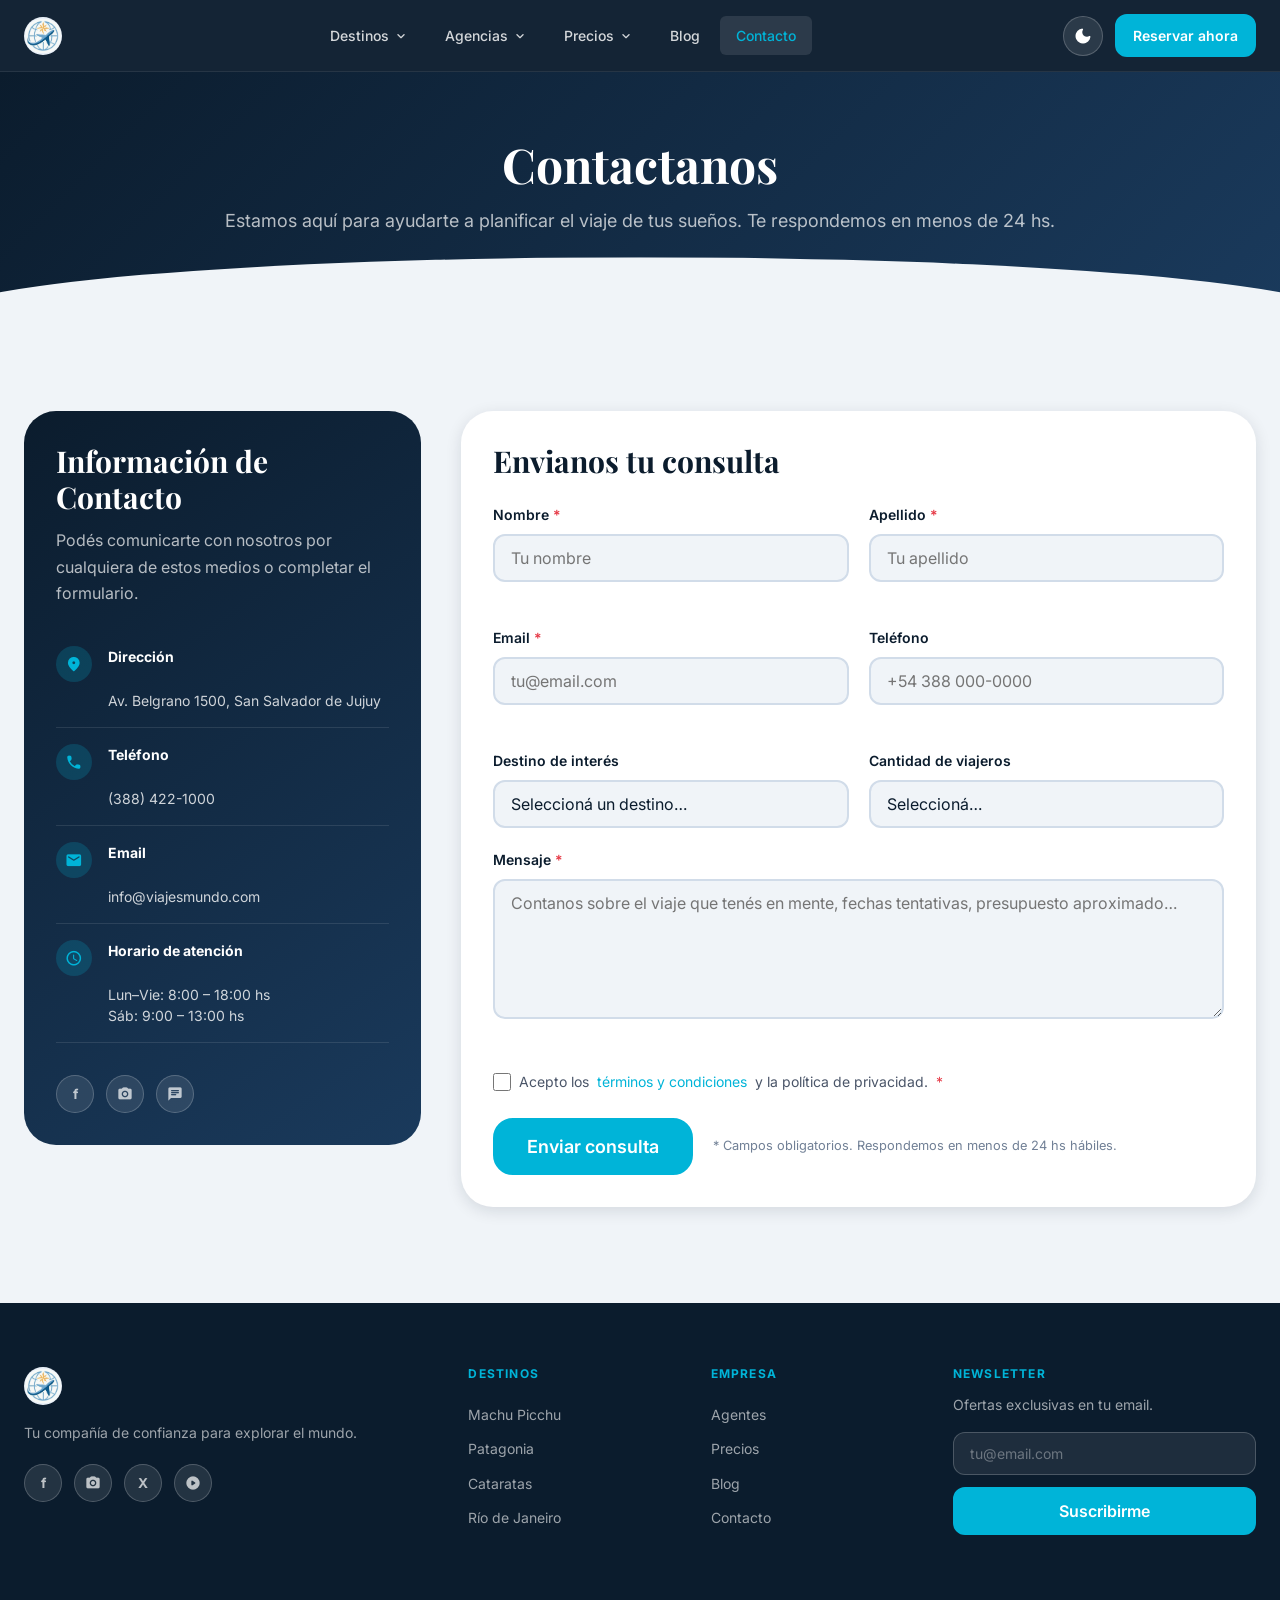
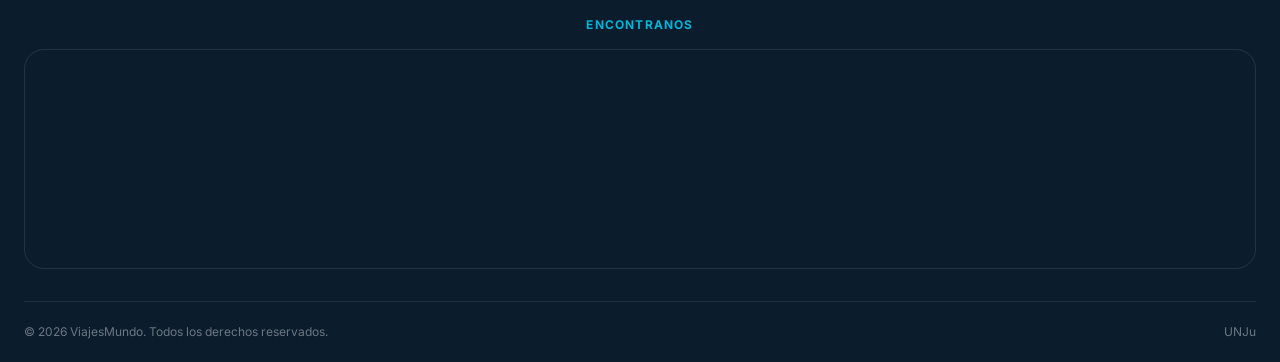
<file: contacto.html>
<!DOCTYPE html>
<html lang="es">
<head>
    <meta charset="UTF-8">
    <meta name="viewport" content="width=device-width, initial-scale=1.0">
    <meta name="description" content="Contactá a ViajesMundo. Formulario con validación en tiempo real para consultas y reservas.">
    <title>Contacto — ViajesMundo</title>
    <link rel="icon" href="assets/logo.ico" type="image/x-icon">
    <link href="https://fonts.googleapis.com/icon?family=Material+Icons+Round" rel="stylesheet">
    <link rel="stylesheet" href="css/global.css">
    <link rel="stylesheet" href="css/header.css">
    <link rel="stylesheet" href="css/footer.css">
    <link rel="stylesheet" href="css/contacto.css">
</head>
<body>

<header class="site-header" role="banner">
    <div class="header__inner container">
        <div class="header__brand">
            <a href="index.html" class="brand__logo" aria-label="ViajesMundo - Inicio">
                    <img src="assets/logo.webp" alt="ViajesMundo" class="brand__logo-img">
                <div class="brand__icon" aria-hidden="true"><span class="material-icons-round">flight</span></div>
                <span class="brand__name">Viajes<span>Mundo</span></span>
            </a>
        </div>
        <nav class="main-nav" id="mainNav" aria-label="Navegación principal">
            <ul class="nav__list">
                <li class="nav__item nav__item--has-dropdown">
                    <a href="destinos.html" class="nav__link">Destinos <span class="material-icons-round nav__arrow" aria-hidden="true">expand_more</span></a>
                    <div class="mega-menu"><div class="mega-menu__col"><h4>Por Tipo</h4><ul><li><a href="destinos.html">Cultural</a></li><li><a href="destinos.html">Naturaleza</a></li><li><a href="destinos.html">Sol y Playa</a></li></ul></div><div class="mega-menu__col"><h4>Por Región</h4><ul><li><a href="destinos.html">América del Sur</a></li><li><a href="destinos.html">América Central</a></li><li><a href="destinos.html">El Caribe</a></li></ul></div><div class="mega-menu__col"><h4>Populares</h4><ul><li><a href="destinos.html">Machu Picchu</a></li><li><a href="destinos.html">Patagonia</a></li><li><a href="destinos.html">Cataratas</a></li></ul></div></div>
                </li>
                <li class="nav__item nav__item--has-dropdown">
                    <a href="agencias.html" class="nav__link">Agencias <span class="material-icons-round nav__arrow" aria-hidden="true">expand_more</span></a>
                    <div class="mega-menu mega-menu--sm"><div class="mega-menu__col"><h4>Nuestros Agentes</h4><ul><li><a href="agencias.html">Ver todos</a></li><li><a href="agencias.html">Mejor calificados</a></li></ul></div><div class="mega-menu__col"><h4>Servicios</h4><ul><li><a href="agencias.html">Paquetes armados</a></li><li><a href="agencias.html">Viajes a medida</a></li></ul></div></div>
                </li>
                <li class="nav__item nav__item--has-dropdown">
                    <a href="precios.html" class="nav__link">Precios <span class="material-icons-round nav__arrow" aria-hidden="true">expand_more</span></a>
                    <div class="mega-menu mega-menu--sm"><div class="mega-menu__col"><h4>Planes</h4><ul><li><a href="precios.html">Plan Básico</a></li><li><a href="precios.html">Plan Premium</a></li><li><a href="precios.html">Plan Élite</a></li></ul></div><div class="mega-menu__col"><h4>Comparar</h4><ul><li><a href="precios.html">Comparador de destinos</a></li><li><a href="precios.html">Ofertas del mes</a></li></ul></div></div>
                </li>
                <li class="nav__item"><a href="blog.html" class="nav__link">Blog</a></li>
                <li class="nav__item"><a href="contacto.html" class="nav__link active">Contacto</a></li>
            </ul>
        </nav>
        <div class="header__actions">
            <button class="dark-mode-toggle" id="darkModeToggle" aria-label="Activar modo oscuro">
                <span class="material-icons-round" id="toggleIcon">dark_mode</span>
            </button>
            <a href="contacto.html" class="btn btn--primary btn--sm">Reservar ahora</a>
        </div>
        <button class="nav__hamburger" id="navToggle" aria-label="Abrir menú" aria-expanded="false"><span></span><span></span><span></span></button>
    </div>
</header>

<div class="header-spacer"></div>

<section class="page-hero" aria-label="Encabezado">
    <div class="container">
        <h1>Contactanos</h1>
        <p>Estamos aquí para ayudarte a planificar el viaje de tus sueños. Te respondemos en menos de 24 hs.</p>
    </div>
</section>

<section class="section" aria-labelledby="form-title">
    <div class="container">
        <div class="contact-wrapper">

            <aside class="contact-info" aria-label="Información de contacto">
                <h3>Información de Contacto</h3>
                <p>Podés comunicarte con nosotros por cualquiera de estos medios o completar el formulario.</p>
                <ul class="contact-details">
                    <li>
                        <div class="detail-icon" aria-hidden="true">
                            <span class="material-icons-round">location_on</span>
                        </div>
                        <div><strong>Dirección</strong><br>Av. Belgrano 1500, San Salvador de Jujuy</div>
                    </li>
                    <li>
                        <div class="detail-icon" aria-hidden="true">
                            <span class="material-icons-round">call</span>
                        </div>
                        <div><strong>Teléfono</strong><br>(388) 422-1000</div>
                    </li>
                    <li>
                        <div class="detail-icon" aria-hidden="true">
                            <span class="material-icons-round">email</span>
                        </div>
                        <div><strong>Email</strong><br>info@viajesmundo.com</div>
                    </li>
                    <li>
                        <div class="detail-icon" aria-hidden="true">
                            <span class="material-icons-round">schedule</span>
                        </div>
                        <div><strong>Horario de atención</strong><br>Lun–Vie: 8:00 – 18:00 hs<br>Sáb: 9:00 – 13:00 hs</div>
                    </li>
                </ul>
                <nav aria-label="Redes sociales"><ul class="social-links">
                    <li><a href="#" class="social-link" aria-label="Facebook">f</a></li>
                    <li><a href="#" class="social-link" aria-label="Instagram"><span class="material-icons-round">photo_camera</span></a></li>
                    <li><a href="#" class="social-link" aria-label="WhatsApp"><span class="material-icons-round">chat</span></a></li>
                </ul></nav>
            </aside>

            <div class="contact-form">
                <h3 id="form-title">Envianos tu consulta</h3>
                <form id="contactForm" novalidate aria-labelledby="form-title">
                    <div class="form-grid">

                        <div class="form-group">
                            <label for="nombre" class="form-label">Nombre <span class="required" aria-hidden="true">*</span></label>
                            <input type="text" id="nombre" name="nombre" class="form-input" placeholder="Tu nombre" required minlength="2" aria-required="true" autocomplete="given-name">
                            <span class="form-feedback form-feedback--error" role="alert">Ingresá tu nombre (mínimo 2 caracteres).</span>
                        </div>

                        <div class="form-group">
                            <label for="apellido" class="form-label">Apellido <span class="required" aria-hidden="true">*</span></label>
                            <input type="text" id="apellido" name="apellido" class="form-input" placeholder="Tu apellido" required minlength="2" aria-required="true" autocomplete="family-name">
                            <span class="form-feedback form-feedback--error" role="alert">Ingresá tu apellido.</span>
                        </div>

                        <div class="form-group">
                            <label for="email" class="form-label">Email <span class="required" aria-hidden="true">*</span></label>
                            <input type="email" id="email" name="email" class="form-input" placeholder="tu@email.com" required aria-required="true" autocomplete="email">
                            <span class="form-feedback form-feedback--error" role="alert">Ingresá un email válido.</span>
                        </div>

                        <div class="form-group">
                            <label for="telefono" class="form-label">Teléfono</label>
                            <input type="tel" id="telefono" name="telefono" class="form-input" placeholder="+54 388 000-0000" autocomplete="tel">
                        </div>

                        <div class="form-group">
                            <label for="destino" class="form-label">Destino de interés</label>
                            <select id="destino" name="destino" class="form-select">
                                <option value="">Seleccioná un destino…</option>
                                <option>Machu Picchu, Perú</option>
                                <option>Patagonia, Argentina</option>
                                <option>Río de Janeiro, Brasil</option>
                                <option>Cataratas del Iguazú</option>
                                <option>Buenos Aires, Argentina</option>
                                <option>Cusco, Perú</option>
                                <option>Otro destino</option>
                            </select>
                        </div>

                        <div class="form-group">
                            <label for="viajeros" class="form-label">Cantidad de viajeros</label>
                            <select id="viajeros" name="viajeros" class="form-select">
                                <option value="">Seleccioná…</option>
                                <option>1 persona</option>
                                <option>2 personas</option>
                                <option>3 – 5 personas</option>
                                <option>6 – 10 personas</option>
                                <option>Más de 10</option>
                            </select>
                        </div>

                        <div class="form-group form-group--full">
                            <label for="mensaje" class="form-label">Mensaje <span class="required" aria-hidden="true">*</span></label>
                            <textarea id="mensaje" name="mensaje" class="form-textarea" placeholder="Contanos sobre el viaje que tenés en mente, fechas tentativas, presupuesto aproximado…" required minlength="10" aria-required="true"></textarea>
                            <span class="form-feedback form-feedback--error" role="alert">Por favor escribí un mensaje (mínimo 10 caracteres).</span>
                        </div>

                        <div class="form-group form-group--full">
                            <label style="display:flex; align-items:center; gap:0.5rem; cursor:pointer; font-size:0.875rem; color:var(--text-secondary);">
                                <input type="checkbox" id="terminos" name="terminos" required aria-required="true" style="width:18px; height:18px; cursor:pointer; accent-color:var(--color-secondary);">
                                Acepto los <a href="#" style="color:var(--color-secondary);">términos y condiciones</a> y la política de privacidad. <span class="required" aria-hidden="true">*</span>
                            </label>
                        </div>
                    </div>

                    <div class="form-submit-area">
                        <button type="submit" id="btnSubmit" class="btn btn--primary btn--lg btn-submit">
                            <span class="btn-text">Enviar consulta</span>
                            <span class="btn-spinner" aria-hidden="true"><span class="spinner-ring"></span></span>
                        </button>
                        <p style="font-size:0.8rem; color:var(--text-muted); margin:0;">* Campos obligatorios. Respondemos en menos de 24 hs hábiles.</p>
                    </div>
                </form>
            </div>
        </div>
    </div>
</section>

<!-- modal que aparece al enviar el formulario correctamente -->
<div class="modal-overlay" id="modalConfirmacion" role="dialog" aria-modal="true" aria-labelledby="modalTitle" tabindex="-1">
    <div class="modal">
        <span class="modal__icon" aria-hidden="true">
            <span class="material-icons-round" style="font-size:4rem; color:var(--color-success);">check_circle</span>
        </span>
        <h3 id="modalTitle">¡Consulta enviada!</h3>
        <p>Recibimos tu mensaje. Un agente se pondrá en contacto con vos en menos de 24 hs hábiles.</p>
        <button id="modalClose" class="btn btn--primary">Perfecto, gracias</button>
    </div>
</div>

<footer class="site-footer" role="contentinfo">
    <div class="container">
        <div class="footer__body">
            <div class="footer__brand">
                <a href="index.html" class="brand__logo" style="margin-bottom:1rem; display:inline-flex;">
                        <img src="assets/logo.webp" alt="ViajesMundo" class="brand__logo-img">
                    <div class="brand__icon" aria-hidden="true"><span class="material-icons-round">flight</span></div>
                    <span class="brand__name">Viajes<span>Mundo</span></span>
                </a>
                <p>Tu compañía de confianza para explorar el mundo.</p>
                <nav aria-label="Redes sociales"><ul class="social-links"><li><a href="#" class="social-link" aria-label="Facebook">f</a></li><li><a href="#" class="social-link" aria-label="Instagram"><span class="material-icons-round">photo_camera</span></a></li><li><a href="#" class="social-link" aria-label="Twitter">X</a></li><li><a href="#" class="social-link" aria-label="YouTube"><span class="material-icons-round">play_circle</span></a></li></ul></nav>
            </div>
            <div class="footer__col"><h5>Destinos</h5><ul><li><a href="destinos.html">Machu Picchu</a></li><li><a href="destinos.html">Patagonia</a></li><li><a href="destinos.html">Cataratas</a></li><li><a href="destinos.html">Río de Janeiro</a></li></ul></div>
            <div class="footer__col"><h5>Empresa</h5><ul><li><a href="agencias.html">Agentes</a></li><li><a href="precios.html">Precios</a></li><li><a href="blog.html">Blog</a></li><li><a href="contacto.html">Contacto</a></li></ul></div>
            <div class="footer__newsletter"><h5>Newsletter</h5><p>Ofertas exclusivas en tu email.</p><form class="newsletter-form" novalidate><input type="email" placeholder="tu@email.com" required aria-label="Email"><button type="submit" class="btn btn--primary">Suscribirme</button></form><div class="newsletter-success" role="status">✓ ¡Gracias por suscribirte!</div></div>
        </div>
        <div class="footer__map"><h5>Encontranos</h5><div class="map-container"><iframe src="https://www.openstreetmap.org/export/embed.html?bbox=-65.3200%2C-24.2100%2C-65.2900%2C-24.1800&layer=mapnik" title="Ubicación de nuestra oficina" loading="lazy" allowfullscreen></iframe></div></div>
        <div class="footer__bottom"><p>© 2026 ViajesMundo. Todos los derechos reservados.</p><p>UNJu</p></div>
    </div>
</footer>
<script src="js/main.js"></script>
</body>
</html>
</file>
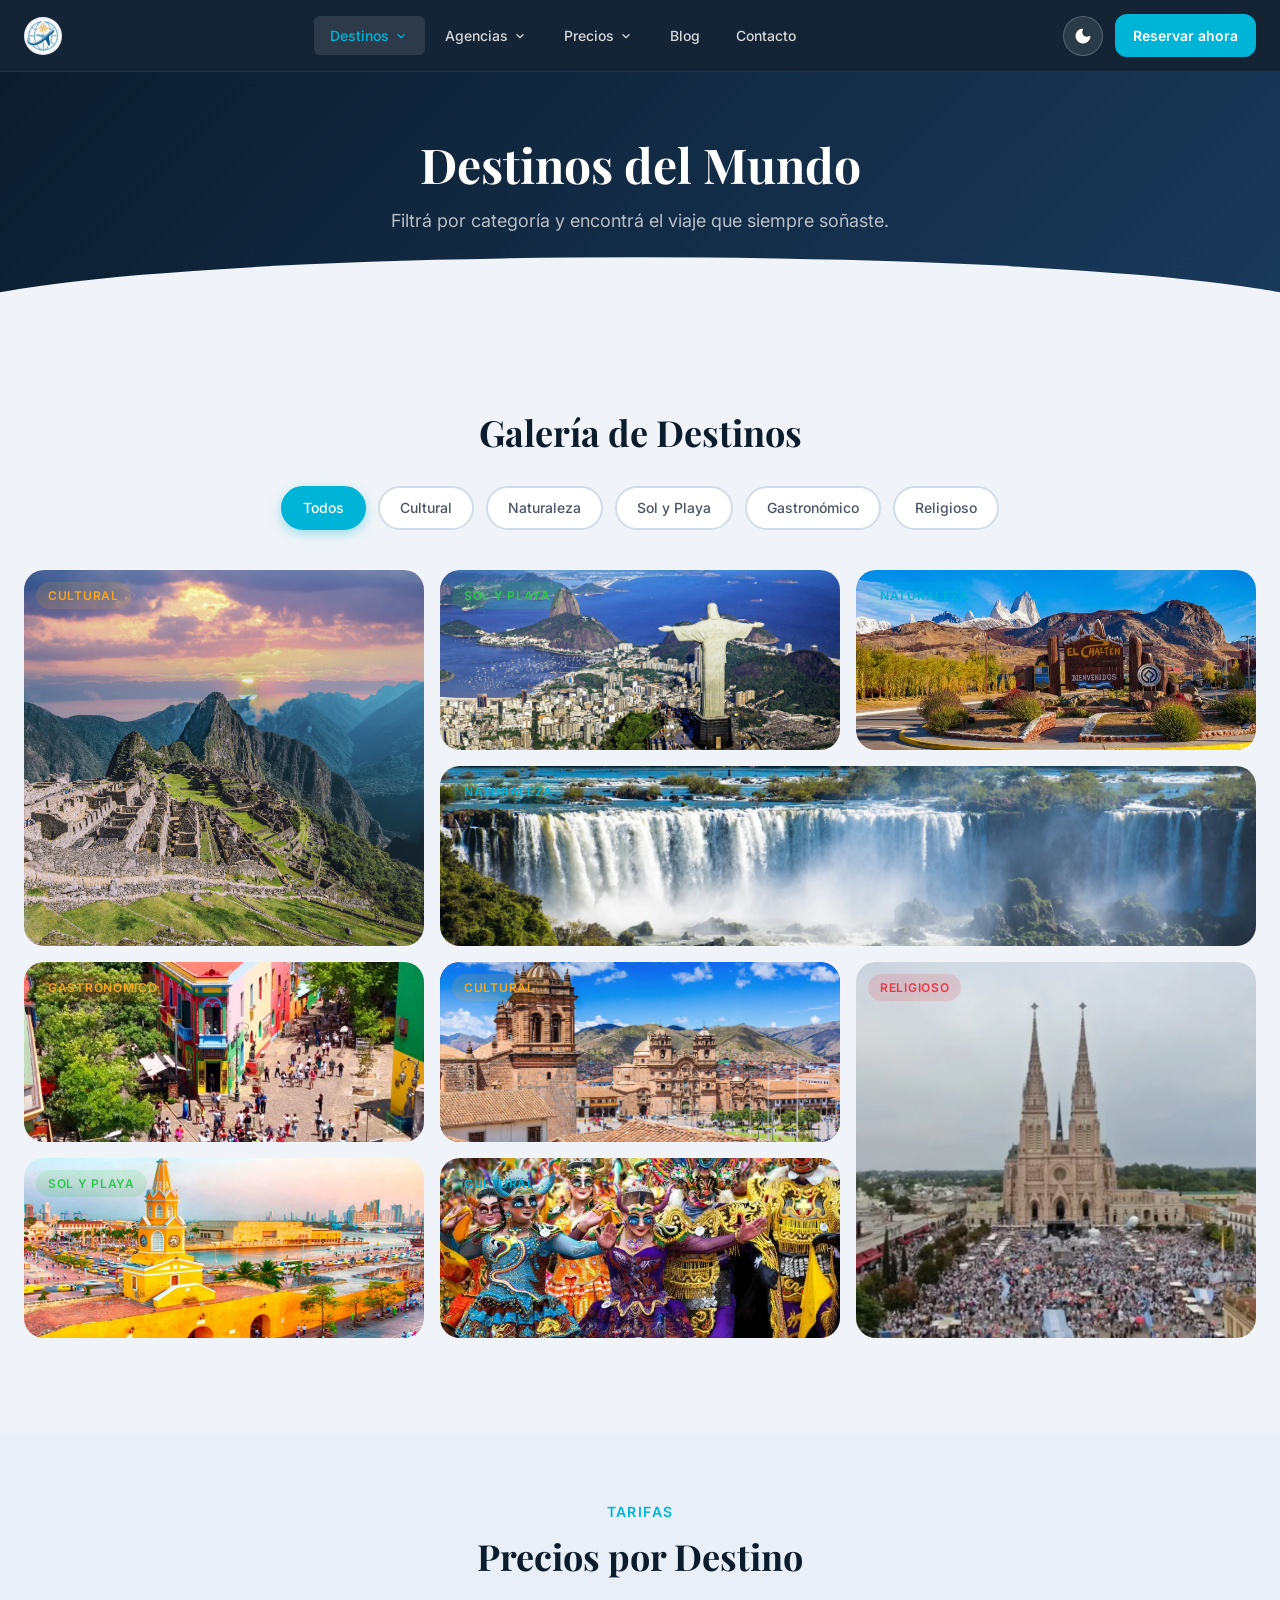
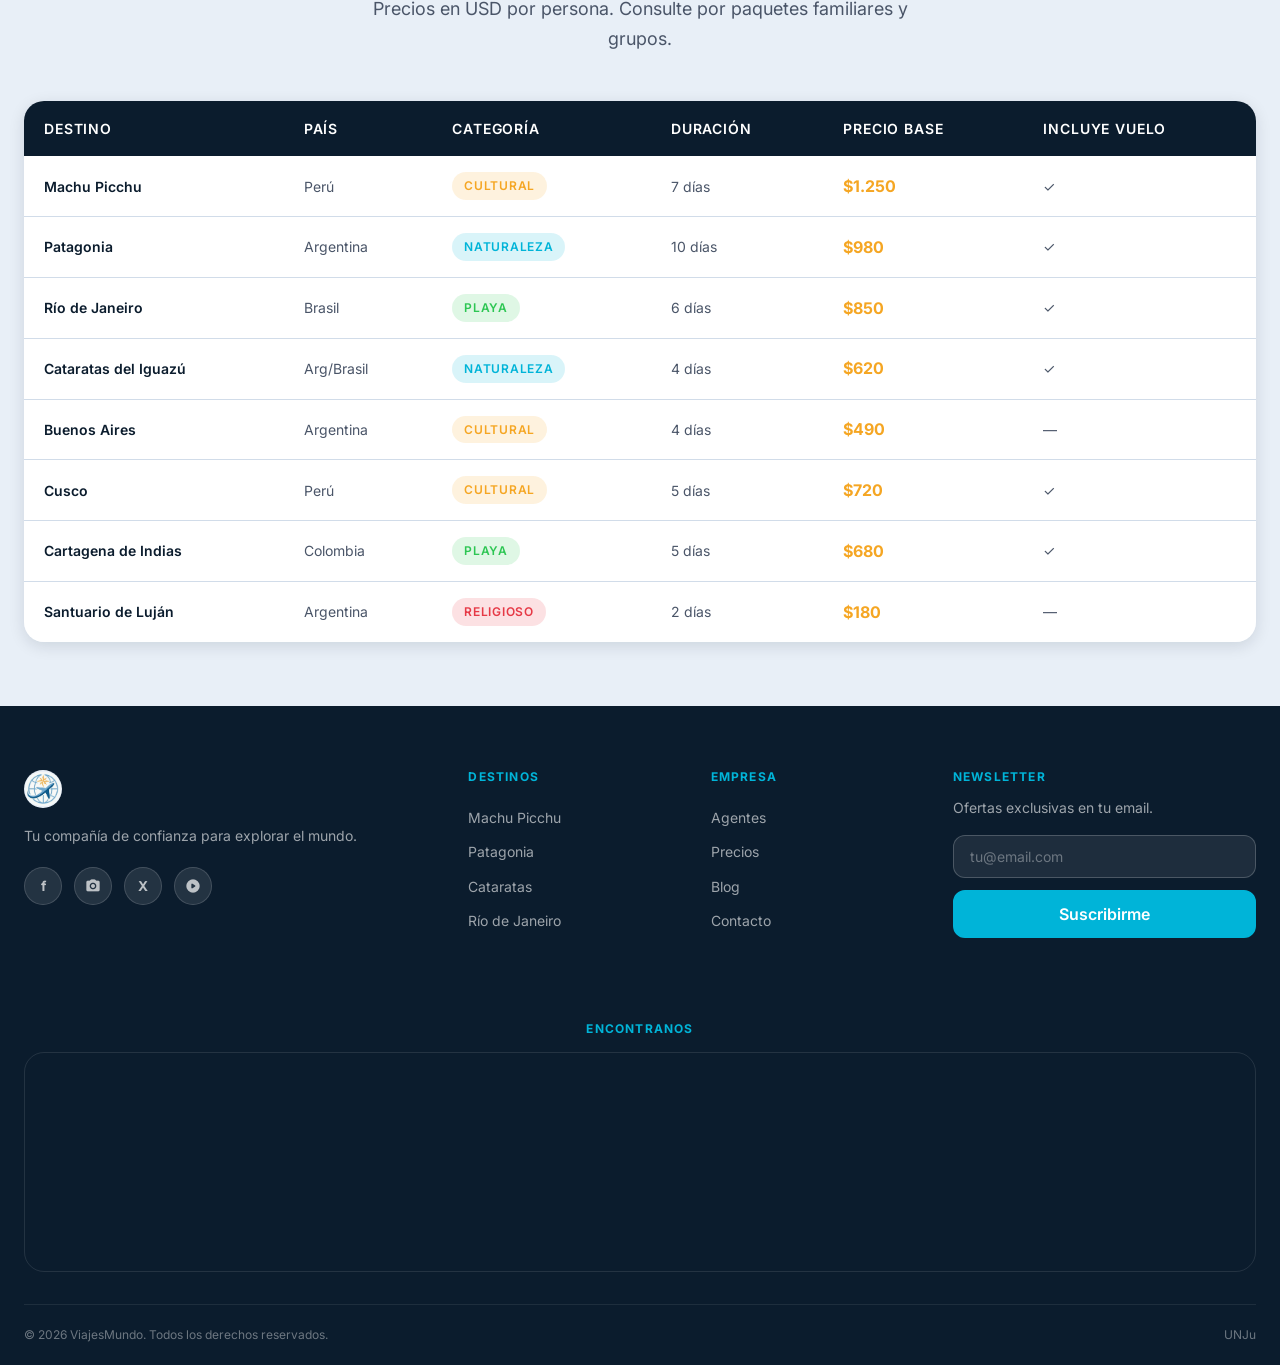
<file: destinos.html>
<!DOCTYPE html>
<html lang="es">
<head>
    <meta charset="UTF-8">
    <meta name="viewport" content="width=device-width, initial-scale=1.0">
    <meta name="description" content="Explorá todos los destinos turísticos de ViajesMundo. Filtrá por categoría y encontrá el viaje perfecto para vos.">
    <title>Destinos — ViajesMundo</title>
    <link rel="icon" href="assets/logo.ico" type="image/x-icon">
    <link href="https://fonts.googleapis.com/icon?family=Material+Icons+Round" rel="stylesheet">
    <link rel="stylesheet" href="css/global.css">
    <link rel="stylesheet" href="css/header.css">
    <link rel="stylesheet" href="css/footer.css">
    <link rel="stylesheet" href="css/destinos.css">
</head>
<body>

<header class="site-header" role="banner">
    <div class="header__inner container">
        <div class="header__brand">
            <a href="index.html" class="brand__logo" aria-label="ViajesMundo - Inicio">
                    <img src="assets/logo.webp" alt="ViajesMundo" class="brand__logo-img">
                <div class="brand__icon" aria-hidden="true"><span class="material-icons-round">flight</span></div>
                <span class="brand__name">Viajes<span>Mundo</span></span>
            </a>
        </div>
        <nav class="main-nav" id="mainNav" aria-label="Navegación principal">
            <ul class="nav__list">
                <li class="nav__item nav__item--has-dropdown">
                    <a href="destinos.html" class="nav__link active">Destinos <span class="material-icons-round nav__arrow" aria-hidden="true">expand_more</span></a>
                    <div class="mega-menu">
                        <div class="mega-menu__col"><h4>Por Tipo</h4><ul><li><a href="destinos.html">Cultural</a></li><li><a href="destinos.html">Naturaleza</a></li><li><a href="destinos.html">Sol y Playa</a></li><li><a href="destinos.html">Gastronómico</a></li></ul></div>
                        <div class="mega-menu__col"><h4>Por Región</h4><ul><li><a href="destinos.html">América del Sur</a></li><li><a href="destinos.html">América Central</a></li><li><a href="destinos.html">El Caribe</a></li></ul></div>
                        <div class="mega-menu__col"><h4>Populares</h4><ul><li><a href="destinos.html">Machu Picchu</a></li><li><a href="destinos.html">Patagonia</a></li><li><a href="destinos.html">Cataratas</a></li></ul></div>
                    </div>
                </li>
                <li class="nav__item nav__item--has-dropdown">
                    <a href="agencias.html" class="nav__link">Agencias <span class="material-icons-round nav__arrow" aria-hidden="true">expand_more</span></a>
                    <div class="mega-menu mega-menu--sm">
                        <div class="mega-menu__col"><h4>Nuestros Agentes</h4><ul><li><a href="agencias.html">Ver todos</a></li><li><a href="agencias.html">Mejor calificados</a></li></ul></div>
                        <div class="mega-menu__col"><h4>Servicios</h4><ul><li><a href="agencias.html">Paquetes armados</a></li><li><a href="agencias.html">Viajes a medida</a></li></ul></div>
                    </div>
                </li>
                <li class="nav__item nav__item--has-dropdown">
                    <a href="precios.html" class="nav__link">Precios <span class="material-icons-round nav__arrow" aria-hidden="true">expand_more</span></a>
                    <div class="mega-menu mega-menu--sm">
                        <div class="mega-menu__col"><h4>Planes</h4><ul><li><a href="precios.html">Plan Básico</a></li><li><a href="precios.html">Plan Premium</a></li><li><a href="precios.html">Plan Élite</a></li></ul></div>
                        <div class="mega-menu__col"><h4>Comparar</h4><ul><li><a href="precios.html">Comparador de destinos</a></li><li><a href="precios.html">Ofertas del mes</a></li></ul></div>
                    </div>
                </li>
                <li class="nav__item"><a href="blog.html" class="nav__link">Blog</a></li>
                <li class="nav__item"><a href="contacto.html" class="nav__link">Contacto</a></li>
            </ul>
        </nav>
        <div class="header__actions">
            <button class="dark-mode-toggle" id="darkModeToggle" aria-label="Activar modo oscuro">
                <span class="material-icons-round" id="toggleIcon">dark_mode</span>
            </button>
            <a href="contacto.html" class="btn btn--primary btn--sm">Reservar ahora</a>
        </div>
        <button class="nav__hamburger" id="navToggle" aria-label="Abrir menú" aria-expanded="false"><span></span><span></span><span></span></button>
    </div>
</header>

<div class="header-spacer"></div>

<!-- hero interno de la pagina -->
<section class="page-hero" aria-label="Encabezado de página">
    <div class="container">
        <h1>Destinos del Mundo</h1>
        <p>Filtrá por categoría y encontrá el viaje que siempre soñaste.</p>
    </div>
</section>

<!-- filtros css-only + galeria masonry -->
<section class="section" aria-labelledby="galeria-title">
    <div class="container">
        <h2 class="section-header__title" id="galeria-title" style="text-align:center; margin-bottom:2rem;">Galería de Destinos</h2>

        <!-- inputs radio ocultos - controlan los filtros via css con :checked -->
        <input type="radio" name="filtro" id="filter-all"        class="filter-input" checked aria-label="Ver todos">
        <input type="radio" name="filtro" id="filter-cultural"   class="filter-input" aria-label="Cultural">
        <input type="radio" name="filtro" id="filter-naturaleza" class="filter-input" aria-label="Naturaleza">
        <input type="radio" name="filtro" id="filter-playa"      class="filter-input" aria-label="Sol y Playa">
        <input type="radio" name="filtro" id="filter-gastro"     class="filter-input" aria-label="Gastronómico">
        <input type="radio" name="filtro" id="filter-religion"   class="filter-input" aria-label="Religioso">

        <div class="filters-bar" role="group" aria-label="Filtros de categoría">
            <label for="filter-all"        class="filter-label">Todos</label>
            <label for="filter-cultural"   class="filter-label">Cultural</label>
            <label for="filter-naturaleza" class="filter-label">Naturaleza</label>
            <label for="filter-playa"      class="filter-label">Sol y Playa</label>
            <label for="filter-gastro"     class="filter-label">Gastronómico</label>
            <label for="filter-religion"   class="filter-label">Religioso</label>
        </div>

        <div class="masonry-grid">
            <article class="destino-item destino-item--tall reveal" data-cat="cultural">
                <img src="assets/machu-picchu.webp" alt="Machu Picchu, Perú" class="destino-item__img">
                <span class="badge badge--accent destino-item__badge">Cultural</span>
                <div class="destino-item__overlay"><h3 class="destino-item__title">Machu Picchu</h3><p class="destino-item__meta">Perú · Patrimonio UNESCO</p></div>
            </article>
            <article class="destino-item reveal reveal-delay-1" data-cat="playa">
                <img src="assets/rio-de-janeiro.webp" alt="Río de Janeiro, Brasil" class="destino-item__img">
                <span class="badge badge--success destino-item__badge">Sol y Playa</span>
                <div class="destino-item__overlay"><h3 class="destino-item__title">Río de Janeiro</h3><p class="destino-item__meta">Brasil · Copacabana</p></div>
            </article>
            <article class="destino-item reveal reveal-delay-2" data-cat="naturaleza">
                <img src="assets/patagonia.webp" alt="Patagonia, Argentina" class="destino-item__img">
                <span class="badge badge--primary destino-item__badge">Naturaleza</span>
                <div class="destino-item__overlay"><h3 class="destino-item__title">Patagonia</h3><p class="destino-item__meta">Argentina · Torres del Paine</p></div>
            </article>
            <article class="destino-item destino-item--wide reveal" data-cat="naturaleza">
                <img src="assets/cataratas-iguazu.webp" alt="Cataratas del Iguazú" class="destino-item__img">
                <span class="badge badge--primary destino-item__badge">Naturaleza</span>
                <div class="destino-item__overlay"><h3 class="destino-item__title">Cataratas del Iguazú</h3><p class="destino-item__meta">Argentina / Brasil · 7 Maravillas Naturales</p></div>
            </article>
            <article class="destino-item reveal reveal-delay-1" data-cat="gastro">
                <img src="assets/buenos-aires.webp" alt="Buenos Aires" class="destino-item__img">
                <span class="badge badge--accent destino-item__badge">Gastronómico</span>
                <div class="destino-item__overlay"><h3 class="destino-item__title">Buenos Aires</h3><p class="destino-item__meta">Argentina · Gastronomía y Tango</p></div>
            </article>
            <article class="destino-item reveal reveal-delay-2" data-cat="cultural">
                <img src="assets/cusco-peru.webp" alt="Cusco, Perú" class="destino-item__img">
                <span class="badge badge--accent destino-item__badge">Cultural</span>
                <div class="destino-item__overlay"><h3 class="destino-item__title">Cusco</h3><p class="destino-item__meta">Perú · Capital Inca</p></div>
            </article>
            <article class="destino-item destino-item--tall reveal" data-cat="religion">
                <img src="assets/santuario-lujan.webp" alt="Santuario de Luján" class="destino-item__img">
                <span class="badge badge--danger destino-item__badge">Religioso</span>
                <div class="destino-item__overlay"><h3 class="destino-item__title">Santuario de Luján</h3><p class="destino-item__meta">Argentina · Basílica Nacional</p></div>
            </article>
            <article class="destino-item reveal reveal-delay-1" data-cat="playa">
                <img src="assets/cartagena-de-indias.webp" alt="Cartagena de Indias" class="destino-item__img">
                <span class="badge badge--success destino-item__badge">Sol y Playa</span>
                <div class="destino-item__overlay"><h3 class="destino-item__title">Cartagena de Indias</h3><p class="destino-item__meta">Colombia · Ciudad Amurallada</p></div>
            </article>
            <article class="destino-item reveal reveal-delay-2" data-cat="gastro">
                <img src="assets/carnaval-oruro-bolivia.webp" alt="Carnaval de Oruro" class="destino-item__img">
                <span class="badge badge--primary destino-item__badge">Cultural</span>
                <div class="destino-item__overlay"><h3 class="destino-item__title">Carnaval de Oruro</h3><p class="destino-item__meta">Bolivia · Patrimonio UNESCO</p></div>
            </article>
        </div>
    </div>
</section>

<!-- tabla de precios -->
<section class="table-section section--sm" aria-labelledby="tabla-title">
    <div class="container">
        <div class="section-header">
            <span class="section-header__eyebrow">Tarifas</span>
            <h2 class="section-header__title" id="tabla-title">Precios por Destino</h2>
            <p class="section-header__subtitle">Precios en USD por persona. Consulte por paquetes familiares y grupos.</p>
        </div>
        <div class="table-responsive">
            <table class="price-table" aria-label="Tabla de precios por destino">
                <thead>
                    <tr>
                        <th scope="col">Destino</th>
                        <th scope="col">País</th>
                        <th scope="col">Categoría</th>
                        <th scope="col">Duración</th>
                        <th scope="col">Precio base</th>
                        <th scope="col">Incluye vuelo</th>
                    </tr>
                </thead>
                <tbody>
                    <tr><td class="col-destino">Machu Picchu</td><td>Perú</td><td><span class="badge badge--accent">Cultural</span></td><td>7 días</td><td class="col-price">$1.250</td><td>✓</td></tr>
                    <tr><td class="col-destino">Patagonia</td><td>Argentina</td><td><span class="badge badge--primary">Naturaleza</span></td><td>10 días</td><td class="col-price">$980</td><td>✓</td></tr>
                    <tr><td class="col-destino">Río de Janeiro</td><td>Brasil</td><td><span class="badge badge--success">Playa</span></td><td>6 días</td><td class="col-price">$850</td><td>✓</td></tr>
                    <tr><td class="col-destino">Cataratas del Iguazú</td><td>Arg/Brasil</td><td><span class="badge badge--primary">Naturaleza</span></td><td>4 días</td><td class="col-price">$620</td><td>✓</td></tr>
                    <tr><td class="col-destino">Buenos Aires</td><td>Argentina</td><td><span class="badge badge--accent">Cultural</span></td><td>4 días</td><td class="col-price">$490</td><td>—</td></tr>
                    <tr><td class="col-destino">Cusco</td><td>Perú</td><td><span class="badge badge--accent">Cultural</span></td><td>5 días</td><td class="col-price">$720</td><td>✓</td></tr>
                    <tr><td class="col-destino">Cartagena de Indias</td><td>Colombia</td><td><span class="badge badge--success">Playa</span></td><td>5 días</td><td class="col-price">$680</td><td>✓</td></tr>
                    <tr><td class="col-destino">Santuario de Luján</td><td>Argentina</td><td><span class="badge badge--danger">Religioso</span></td><td>2 días</td><td class="col-price">$180</td><td>—</td></tr>
                </tbody>
            </table>
        </div>
    </div>
</section>

<footer class="site-footer" role="contentinfo">
    <div class="container">
        <div class="footer__body">
            <div class="footer__brand">
                <a href="index.html" class="brand__logo" style="margin-bottom:1rem; display:inline-flex;">
                        <img src="assets/logo.webp" alt="ViajesMundo" class="brand__logo-img">
                    <div class="brand__icon" aria-hidden="true"><span class="material-icons-round">flight</span></div>
                    <span class="brand__name">Viajes<span>Mundo</span></span>
                </a>
                <p>Tu compañía de confianza para explorar el mundo.</p>
                <nav aria-label="Redes sociales"><ul class="social-links">
                    <li><a href="#" class="social-link" aria-label="Facebook">f</a></li>
                    <li><a href="#" class="social-link" aria-label="Instagram"><span class="material-icons-round">photo_camera</span></a></li>
                    <li><a href="#" class="social-link" aria-label="Twitter">X</a></li>
                    <li><a href="#" class="social-link" aria-label="YouTube"><span class="material-icons-round">play_circle</span></a></li>
                </ul></nav>
            </div>
            <div class="footer__col"><h5>Destinos</h5><ul><li><a href="destinos.html">Machu Picchu</a></li><li><a href="destinos.html">Patagonia</a></li><li><a href="destinos.html">Cataratas</a></li><li><a href="destinos.html">Río de Janeiro</a></li></ul></div>
            <div class="footer__col"><h5>Empresa</h5><ul><li><a href="agencias.html">Agentes</a></li><li><a href="precios.html">Precios</a></li><li><a href="blog.html">Blog</a></li><li><a href="contacto.html">Contacto</a></li></ul></div>
            <div class="footer__newsletter">
                <h5>Newsletter</h5><p>Ofertas exclusivas en tu email.</p>
                <form class="newsletter-form" novalidate>
                    <input type="email" placeholder="tu@email.com" required aria-label="Email">
                    <button type="submit" class="btn btn--primary">Suscribirme</button>
                </form>
                <div class="newsletter-success" role="status">✓ ¡Gracias por suscribirte!</div>
            </div>
        </div>
        <div class="footer__map"><h5>Encontranos</h5><div class="map-container"><iframe src="https://www.openstreetmap.org/export/embed.html?bbox=-65.3200%2C-24.2100%2C-65.2900%2C-24.1800&layer=mapnik" title="Ubicación de nuestra oficina" loading="lazy" allowfullscreen></iframe></div></div>
        <div class="footer__bottom"><p>© 2026 ViajesMundo. Todos los derechos reservados.</p><p>UNJu</p></div>
    </div>
</footer>

<script src="js/main.js"></script>
</body>
</html>
</file>
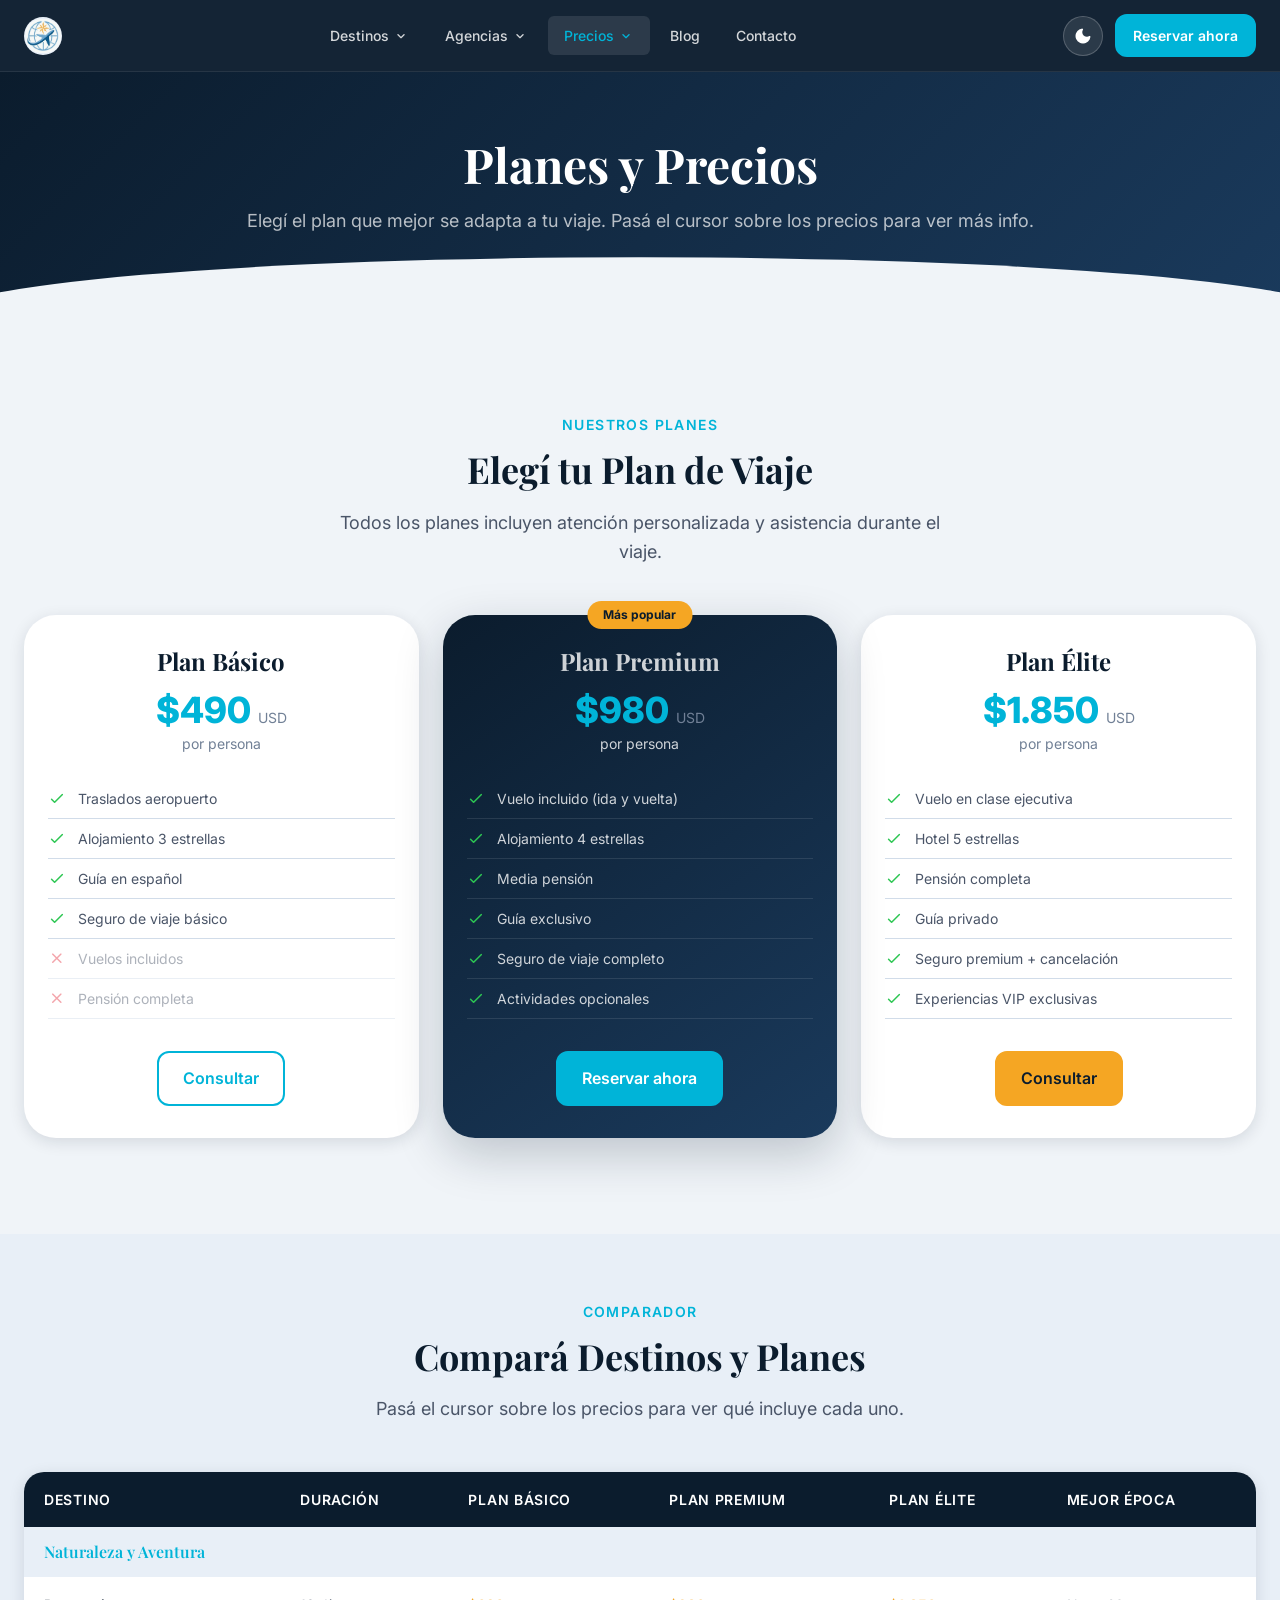
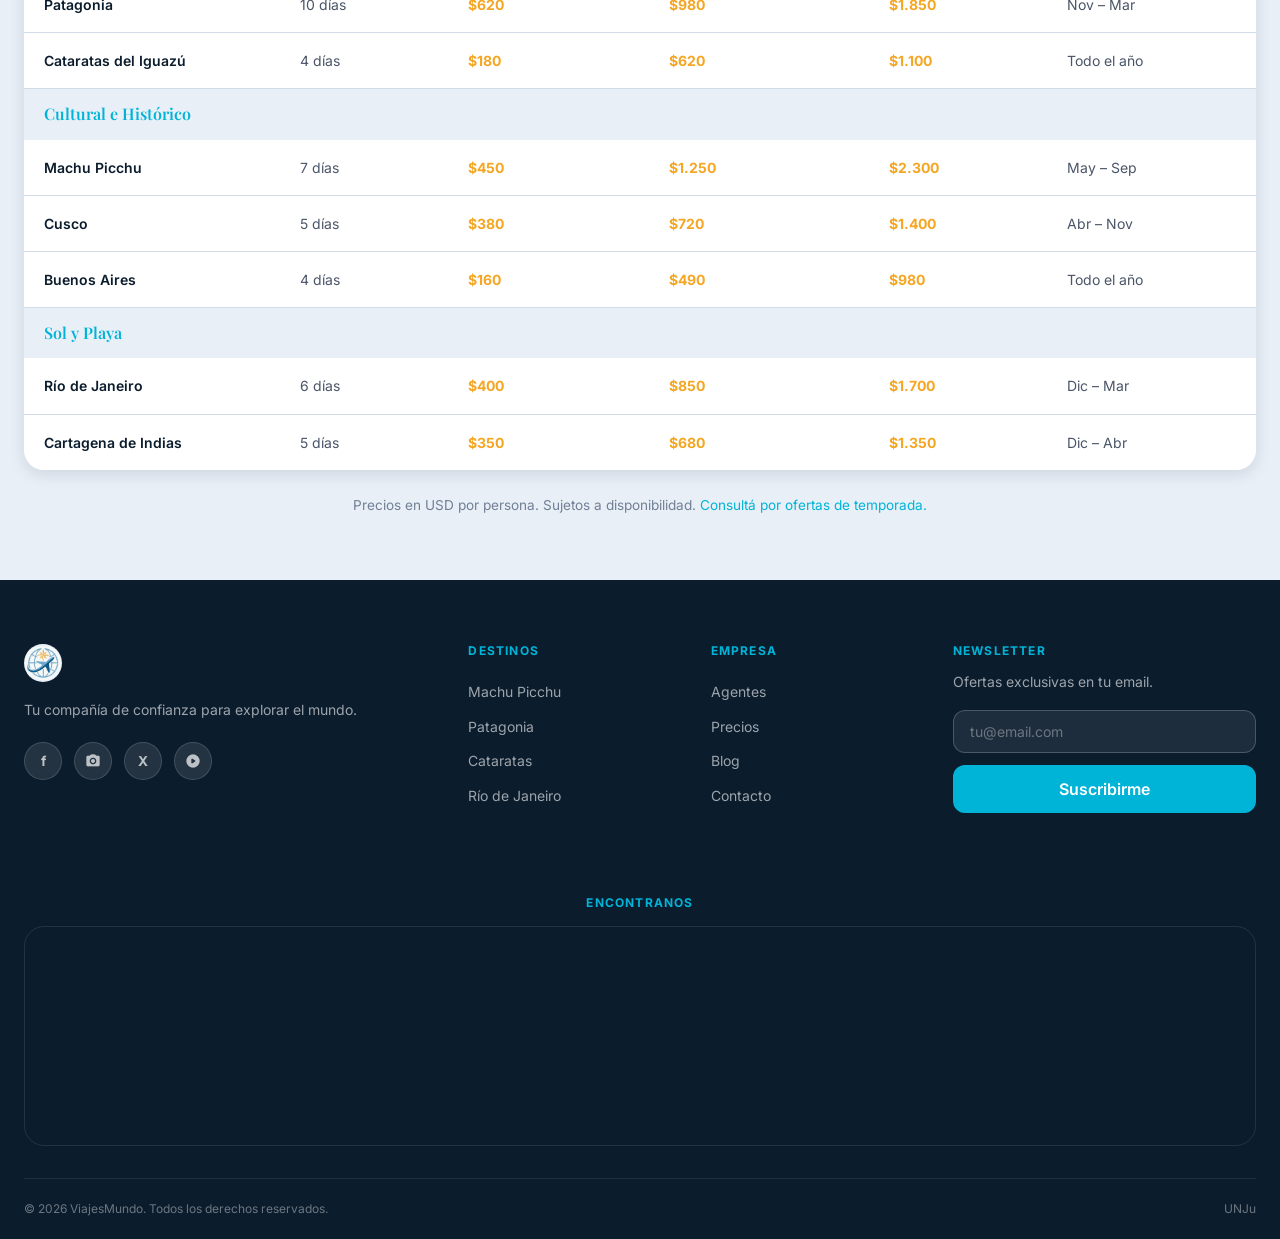
<file: precios.html>
<!DOCTYPE html>
<html lang="es">
<head>
    <meta charset="UTF-8">
    <meta name="viewport" content="width=device-width, initial-scale=1.0">
    <meta name="description" content="Compará planes y precios de destinos turísticos en ViajesMundo.">
    <title>Precios — ViajesMundo</title>
    <link rel="icon" href="assets/logo.ico" type="image/x-icon">
    <link href="https://fonts.googleapis.com/icon?family=Material+Icons+Round" rel="stylesheet">
    <link rel="stylesheet" href="css/global.css">
    <link rel="stylesheet" href="css/header.css">
    <link rel="stylesheet" href="css/footer.css">
    <link rel="stylesheet" href="css/precios.css">
</head>
<body>

<header class="site-header" role="banner">
    <div class="header__inner container">
        <div class="header__brand">
            <a href="index.html" class="brand__logo" aria-label="ViajesMundo - Inicio">
                    <img src="assets/logo.webp" alt="ViajesMundo" class="brand__logo-img">
                <div class="brand__icon" aria-hidden="true"><span class="material-icons-round">flight</span></div>
                <span class="brand__name">Viajes<span>Mundo</span></span>
            </a>
        </div>
        <nav class="main-nav" id="mainNav" aria-label="Navegación principal">
            <ul class="nav__list">
                <li class="nav__item nav__item--has-dropdown">
                    <a href="destinos.html" class="nav__link">Destinos <span class="material-icons-round nav__arrow" aria-hidden="true">expand_more</span></a>
                    <div class="mega-menu"><div class="mega-menu__col"><h4>Por Tipo</h4><ul><li><a href="destinos.html">Cultural</a></li><li><a href="destinos.html">Naturaleza</a></li><li><a href="destinos.html">Sol y Playa</a></li></ul></div><div class="mega-menu__col"><h4>Por Región</h4><ul><li><a href="destinos.html">América del Sur</a></li><li><a href="destinos.html">América Central</a></li><li><a href="destinos.html">El Caribe</a></li></ul></div><div class="mega-menu__col"><h4>Populares</h4><ul><li><a href="destinos.html">Machu Picchu</a></li><li><a href="destinos.html">Patagonia</a></li><li><a href="destinos.html">Cataratas</a></li></ul></div></div>
                </li>
                <li class="nav__item nav__item--has-dropdown">
                    <a href="agencias.html" class="nav__link">Agencias <span class="material-icons-round nav__arrow" aria-hidden="true">expand_more</span></a>
                    <div class="mega-menu mega-menu--sm"><div class="mega-menu__col"><h4>Nuestros Agentes</h4><ul><li><a href="agencias.html">Ver todos</a></li><li><a href="agencias.html">Mejor calificados</a></li></ul></div><div class="mega-menu__col"><h4>Servicios</h4><ul><li><a href="agencias.html">Paquetes armados</a></li><li><a href="agencias.html">Viajes a medida</a></li></ul></div></div>
                </li>
                <li class="nav__item nav__item--has-dropdown">
                    <a href="precios.html" class="nav__link active">Precios <span class="material-icons-round nav__arrow" aria-hidden="true">expand_more</span></a>
                    <div class="mega-menu mega-menu--sm"><div class="mega-menu__col"><h4>Planes</h4><ul><li><a href="precios.html">Plan Básico</a></li><li><a href="precios.html">Plan Premium</a></li><li><a href="precios.html">Plan Élite</a></li></ul></div><div class="mega-menu__col"><h4>Comparar</h4><ul><li><a href="precios.html">Comparador de destinos</a></li><li><a href="precios.html">Ofertas del mes</a></li></ul></div></div>
                </li>
                <li class="nav__item"><a href="blog.html" class="nav__link">Blog</a></li>
                <li class="nav__item"><a href="contacto.html" class="nav__link">Contacto</a></li>
            </ul>
        </nav>
        <div class="header__actions">
            <button class="dark-mode-toggle" id="darkModeToggle" aria-label="Activar modo oscuro">
                <span class="material-icons-round" id="toggleIcon">dark_mode</span>
            </button>
            <a href="contacto.html" class="btn btn--primary btn--sm">Reservar ahora</a>
        </div>
        <button class="nav__hamburger" id="navToggle" aria-label="Abrir menú" aria-expanded="false"><span></span><span></span><span></span></button>
    </div>
</header>

<div class="header-spacer"></div>

<section class="page-hero" aria-label="Encabezado">
    <div class="container">
        <h1>Planes y Precios</h1>
        <p>Elegí el plan que mejor se adapta a tu viaje. Pasá el cursor sobre los precios para ver más info.</p>
    </div>
</section>

<!-- cards de planes -->
<section class="section" aria-labelledby="planes-title">
    <div class="container">
        <div class="section-header reveal">
            <span class="section-header__eyebrow">Nuestros planes</span>
            <h2 class="section-header__title" id="planes-title">Elegí tu Plan de Viaje</h2>
            <p class="section-header__subtitle">Todos los planes incluyen atención personalizada y asistencia durante el viaje.</p>
        </div>

        <div class="planes-grid">
            <article class="plan-card reveal">
                <h3>Plan Básico</h3>
                <p class="plan-price">$490 <small>USD</small></p>
                <p class="plan-period">por persona</p>
                <ul class="plan-features" aria-label="Características del Plan Básico">
                    <li><span class="feat-icon material-icons-round" aria-hidden="true">check</span> Traslados aeropuerto</li>
                    <li><span class="feat-icon material-icons-round" aria-hidden="true">check</span> Alojamiento 3 estrellas</li>
                    <li><span class="feat-icon material-icons-round" aria-hidden="true">check</span> Guía en español</li>
                    <li><span class="feat-icon material-icons-round" aria-hidden="true">check</span> Seguro de viaje básico</li>
                    <li class="feat-no"><span class="feat-icon material-icons-round" aria-hidden="true">close</span> Vuelos incluidos</li>
                    <li class="feat-no"><span class="feat-icon material-icons-round" aria-hidden="true">close</span> Pensión completa</li>
                </ul>
                <a href="contacto.html" class="btn btn--outline">Consultar</a>
            </article>

            <article class="plan-card plan-card--featured reveal reveal-delay-1">
                <div class="plan-badge">Más popular</div>
                <h3>Plan Premium</h3>
                <p class="plan-price">$980 <small>USD</small></p>
                <p class="plan-period">por persona</p>
                <ul class="plan-features" aria-label="Características del Plan Premium">
                    <li><span class="feat-icon material-icons-round" aria-hidden="true">check</span> Vuelo incluido (ida y vuelta)</li>
                    <li><span class="feat-icon material-icons-round" aria-hidden="true">check</span> Alojamiento 4 estrellas</li>
                    <li><span class="feat-icon material-icons-round" aria-hidden="true">check</span> Media pensión</li>
                    <li><span class="feat-icon material-icons-round" aria-hidden="true">check</span> Guía exclusivo</li>
                    <li><span class="feat-icon material-icons-round" aria-hidden="true">check</span> Seguro de viaje completo</li>
                    <li><span class="feat-icon material-icons-round" aria-hidden="true">check</span> Actividades opcionales</li>
                </ul>
                <a href="contacto.html" class="btn btn--primary">Reservar ahora</a>
            </article>

            <article class="plan-card reveal reveal-delay-2">
                <h3>Plan Élite</h3>
                <p class="plan-price">$1.850 <small>USD</small></p>
                <p class="plan-period">por persona</p>
                <ul class="plan-features" aria-label="Características del Plan Élite">
                    <li><span class="feat-icon material-icons-round" aria-hidden="true">check</span> Vuelo en clase ejecutiva</li>
                    <li><span class="feat-icon material-icons-round" aria-hidden="true">check</span> Hotel 5 estrellas</li>
                    <li><span class="feat-icon material-icons-round" aria-hidden="true">check</span> Pensión completa</li>
                    <li><span class="feat-icon material-icons-round" aria-hidden="true">check</span> Guía privado</li>
                    <li><span class="feat-icon material-icons-round" aria-hidden="true">check</span> Seguro premium + cancelación</li>
                    <li><span class="feat-icon material-icons-round" aria-hidden="true">check</span> Experiencias VIP exclusivas</li>
                </ul>
                <a href="contacto.html" class="btn btn--accent">Consultar</a>
            </article>
        </div>
    </div>
</section>

<!-- tabla comparadora - los data-tooltip muestran info al hover con css puro -->
<section class="section--sm" style="background:var(--bg-surface-alt); padding-block:var(--space-16);" aria-labelledby="tabla-precios-title">
    <div class="container">
        <div class="section-header reveal">
            <span class="section-header__eyebrow">Comparador</span>
            <h2 class="section-header__title" id="tabla-precios-title">Compará Destinos y Planes</h2>
            <p class="section-header__subtitle">Pasá el cursor sobre los precios para ver qué incluye cada uno.</p>
        </div>
        <div class="precios-table-wrap">
            <table class="precios-table" aria-label="Comparador de destinos y planes">
                <thead>
                    <tr>
                        <th scope="col">Destino</th>
                        <th scope="col">Duración</th>
                        <th scope="col">Plan Básico</th>
                        <th scope="col">Plan Premium</th>
                        <th scope="col">Plan Élite</th>
                        <th scope="col">Mejor época</th>
                    </tr>
                </thead>
                <tbody>
                    <tr class="category-row"><th colspan="6" scope="colgroup">Naturaleza y Aventura</th></tr>
                    <tr>
                        <td class="col-destino">Patagonia</td><td>10 días</td>
                        <td class="col-precio" data-tooltip="Alojamiento 3★ y traslados">$620</td>
                        <td class="col-precio" data-tooltip="Vuelo + hotel 4★ y guía">$980</td>
                        <td class="col-precio" data-tooltip="Todo incluido con experiencias VIP">$1.850</td>
                        <td>Nov – Mar</td>
                    </tr>
                    <tr>
                        <td class="col-destino">Cataratas del Iguazú</td><td>4 días</td>
                        <td class="col-precio" data-tooltip="Sin vuelo, ideal para residentes del NEA">$180</td>
                        <td class="col-precio" data-tooltip="Incluye acceso ilimitado a los circuitos">$620</td>
                        <td class="col-precio" data-tooltip="Paseo en bote privado incluido">$1.100</td>
                        <td>Todo el año</td>
                    </tr>
                    <tr class="category-row"><th colspan="6" scope="colgroup">Cultural e Histórico</th></tr>
                    <tr>
                        <td class="col-destino">Machu Picchu</td><td>7 días</td>
                        <td class="col-precio" data-tooltip="Sin vuelo, traslados en tren incluidos">$450</td>
                        <td class="col-precio" data-tooltip="Vuelo a Lima + tren + hotel en Aguas Calientes">$1.250</td>
                        <td class="col-precio" data-tooltip="Ingreso VIP al amanecer + guía arqueólogo privado">$2.300</td>
                        <td>May – Sep</td>
                    </tr>
                    <tr>
                        <td class="col-destino">Cusco</td><td>5 días</td>
                        <td class="col-precio" data-tooltip="City tour y Valle Sagrado incluidos">$380</td>
                        <td class="col-precio" data-tooltip="Vuelo + hotel boutique colonial">$720</td>
                        <td class="col-precio" data-tooltip="Hotel de lujo + experiencias andinas exclusivas">$1.400</td>
                        <td>Abr – Nov</td>
                    </tr>
                    <tr>
                        <td class="col-destino">Buenos Aires</td><td>4 días</td>
                        <td class="col-precio" data-tooltip="Sin vuelo, ideal para llegar en bus">$160</td>
                        <td class="col-precio" data-tooltip="Hotel 4★ en Palermo + cena de tango">$490</td>
                        <td class="col-precio" data-tooltip="Suite en Puerto Madero + tour gastronómico privado">$980</td>
                        <td>Todo el año</td>
                    </tr>
                    <tr class="category-row"><th colspan="6" scope="colgroup">Sol y Playa</th></tr>
                    <tr>
                        <td class="col-destino">Río de Janeiro</td><td>6 días</td>
                        <td class="col-precio" data-tooltip="Hotel económico en Copacabana">$400</td>
                        <td class="col-precio" data-tooltip="Vuelo + hotel 4★ con vista al mar">$850</td>
                        <td class="col-precio" data-tooltip="Experiencia Carnaval + suite vista Ipanema">$1.700</td>
                        <td>Dic – Mar</td>
                    </tr>
                    <tr>
                        <td class="col-destino">Cartagena de Indias</td><td>5 días</td>
                        <td class="col-precio" data-tooltip="Hostel boutique + tour ciudad amurallada">$350</td>
                        <td class="col-precio" data-tooltip="Vuelo + hotel 4★ + islas del Rosario">$680</td>
                        <td class="col-precio" data-tooltip="Resort privado en las Islas del Rosario">$1.350</td>
                        <td>Dic – Abr</td>
                    </tr>
                </tbody>
            </table>
        </div>
        <p style="text-align:center; margin-top:1.5rem; font-size:0.85rem; color:var(--text-muted);">
            Precios en USD por persona. Sujetos a disponibilidad. <a href="contacto.html">Consultá por ofertas de temporada.</a>
        </p>
    </div>
</section>

<footer class="site-footer" role="contentinfo">
    <div class="container">
        <div class="footer__body">
            <div class="footer__brand">
                <a href="index.html" class="brand__logo" style="margin-bottom:1rem; display:inline-flex;">
                        <img src="assets/logo.webp" alt="ViajesMundo" class="brand__logo-img">
                    <div class="brand__icon" aria-hidden="true"><span class="material-icons-round">flight</span></div>
                    <span class="brand__name">Viajes<span>Mundo</span></span>
                </a>
                <p>Tu compañía de confianza para explorar el mundo.</p>
                <nav aria-label="Redes sociales"><ul class="social-links"><li><a href="#" class="social-link" aria-label="Facebook">f</a></li><li><a href="#" class="social-link" aria-label="Instagram"><span class="material-icons-round">photo_camera</span></a></li><li><a href="#" class="social-link" aria-label="Twitter">X</a></li><li><a href="#" class="social-link" aria-label="YouTube"><span class="material-icons-round">play_circle</span></a></li></ul></nav>
            </div>
            <div class="footer__col"><h5>Destinos</h5><ul><li><a href="destinos.html">Machu Picchu</a></li><li><a href="destinos.html">Patagonia</a></li><li><a href="destinos.html">Cataratas</a></li><li><a href="destinos.html">Río de Janeiro</a></li></ul></div>
            <div class="footer__col"><h5>Empresa</h5><ul><li><a href="agencias.html">Agentes</a></li><li><a href="precios.html">Precios</a></li><li><a href="blog.html">Blog</a></li><li><a href="contacto.html">Contacto</a></li></ul></div>
            <div class="footer__newsletter"><h5>Newsletter</h5><p>Ofertas exclusivas en tu email.</p><form class="newsletter-form" novalidate><input type="email" placeholder="tu@email.com" required aria-label="Email"><button type="submit" class="btn btn--primary">Suscribirme</button></form><div class="newsletter-success" role="status">✓ ¡Gracias por suscribirte!</div></div>
        </div>
        <div class="footer__map"><h5>Encontranos</h5><div class="map-container"><iframe src="https://www.openstreetmap.org/export/embed.html?bbox=-65.3200%2C-24.2100%2C-65.2900%2C-24.1800&layer=mapnik" title="Ubicación de nuestra oficina" loading="lazy" allowfullscreen></iframe></div></div>
        <div class="footer__bottom"><p>© 2026 ViajesMundo. Todos los derechos reservados.</p><p>UNJu</p></div>
    </div>
</footer>
<script src="js/main.js"></script>
</body>
</html>
</file>
<file: css/global.css>
/* global.css - estilos base y sistema de diseño del sitio
   todo el proyecto depende de este archivo, cargarlo siempre primero */

/* importar las fuentes de google - inter para texto normal, playfair para titulos */
@import url('https://fonts.googleapis.com/css2?family=Inter:wght@300;400;500;600;700;800&family=Playfair+Display:ital,wght@0,400;0,700;1,400&display=swap');

/* ====== variables css (custom properties) ======
   si queres cambiar el tema del sitio, empieza aca
   estas variables se usan en absolutamente todo el css */
:root {
    /* colores principales */
    --color-primary:        #0B1C2D;   /* azul marino oscuro - el color de fondo del header */
    --color-secondary:      #00B4D8;   /* cyan - botones, links activos, highlights */
    --color-accent:         #F5A623;   /* dorado - precios, detalles importantes */
    --color-danger:         #E63946;   /* rojo para errores de validacion */
    --color-success:        #2DC653;   /* verde para confirmaciones */

    /* fondos - estos cambian en dark mode */
    --bg-body:              #F0F4F8;
    --bg-surface:           #FFFFFF;        /* fondo de cards y paneles */
    --bg-surface-alt:       #E8EFF7;        /* fondo alternado para secciones */

    /* textos */
    --text-primary:         #0B1C2D;
    --text-secondary:       #4A5568;
    --text-muted:           #718096;        /* texto desactivado o secundario */

    /* bordes y radios */
    --border-color:         #D1DCE9;
    --border-radius-sm:     0.375rem;
    --border-radius:        0.75rem;
    --border-radius-lg:     1.25rem;
    --border-radius-xl:     2rem;

    /* sombras - van de menos a mas dramaticas */
    --shadow-sm:            0 1px 3px rgba(11,28,45,0.08);
    --shadow-md:            0 4px 16px rgba(11,28,45,0.12);
    --shadow-lg:            0 8px 32px rgba(11,28,45,0.16);
    --shadow-xl:            0 16px 48px rgba(11,28,45,0.22);

    /* tipografia */
    --font-body:            'Inter', sans-serif;
    --font-display:         'Playfair Display', serif;  /* para titulos y h1-h3 */
    --font-size-xs:         0.75rem;
    --font-size-sm:         0.875rem;
    --font-size-base:       1rem;
    --font-size-lg:         1.125rem;
    --font-size-xl:         1.25rem;
    --font-size-2xl:        1.5rem;
    --font-size-3xl:        1.875rem;
    --font-size-4xl:        2.25rem;
    --font-size-5xl:        3rem;

    /* espaciado en escala de 4px */
    --space-1:  0.25rem;
    --space-2:  0.5rem;
    --space-3:  0.75rem;
    --space-4:  1rem;
    --space-5:  1.25rem;
    --space-6:  1.5rem;
    --space-8:  2rem;
    --space-10: 2.5rem;
    --space-12: 3rem;
    --space-16: 4rem;
    --space-20: 5rem;
    --space-24: 6rem;

    /* velocidades de transicion */
    --transition-fast:      150ms ease;
    --transition-base:      300ms ease;
    --transition-slow:      500ms ease;

    /* layout */
    --container-max:        1280px;
    --container-px:         1.5rem;
    --header-height:        72px;

    /* z-index - capas del sitio */
    --z-header:             100;
    --z-modal:              1000;
    --z-tooltip:            500;
}

/* ===== dark mode =====
   el js agrega la clase dark-mode al body
   solo se pisan las variables que cambian, el resto se hereda */
body.dark-mode {
    --bg-body:              #0A0F1A;
    --bg-surface:           #1A2332;
    --bg-surface-alt:       #243044;
    --text-primary:         #EDF2F7;
    --text-secondary:       #A0AEC0;
    --text-muted:           #718096;
    --border-color:         #2D3748;
    /* sombras mas oscuras porque el fondo es oscuro */
    --shadow-sm:            0 1px 3px rgba(0,0,0,0.3);
    --shadow-md:            0 4px 16px rgba(0,0,0,0.45);
    --shadow-lg:            0 8px 32px rgba(0,0,0,0.55);
    --shadow-xl:            0 16px 48px rgba(0,0,0,0.65);
}

/* ====== reset y base ====== */
*, *::before, *::after {
    box-sizing: border-box;
    margin: 0;
    padding: 0;
}

html {
    font-size: 16px;
    scroll-behavior: smooth;
    /* esto hace que al navegar con anclas el header no tape el contenido */
    scroll-padding-top: var(--header-height);
}

body {
    font-family: var(--font-body);
    font-size: var(--font-size-base);
    color: var(--text-primary);
    background-color: var(--bg-body);
    line-height: 1.65;
    -webkit-font-smoothing: antialiased;
    /* la transicion es para que el cambio de dark/light mode se vea suave */
    transition: background-color var(--transition-base), color var(--transition-base);
}

img {
    max-width: 100%;
    height: auto;
    display: block;
    /* color de fondo mientras carga o si la imagen no existe */
    background-color: var(--bg-surface-alt);
}

a {
    color: var(--color-secondary);
    text-decoration: none;
    transition: color var(--transition-fast);
}
a:hover { color: var(--color-accent); }

ul { list-style: none; }

/* foco visible para accesibilidad por teclado - cumple estandar AA */
:focus-visible {
    outline: 3px solid var(--color-secondary);
    outline-offset: 3px;
    border-radius: var(--border-radius-sm);
}

/* ==== tipografia ==== */
h1, h2, h3, h4, h5, h6 {
    font-family: var(--font-display);
    color: var(--text-primary);
    line-height: 1.2;
    font-weight: 700;
}

/* clamp hace que el texto escale suavemente entre viewports sin media queries */
h1 { font-size: clamp(2rem,    5vw, var(--font-size-5xl)); }
h2 { font-size: clamp(1.5rem,  3.5vw, var(--font-size-4xl)); }
h3 { font-size: clamp(1.25rem, 2.5vw, var(--font-size-3xl)); }
h4 { font-size: var(--font-size-xl); }
h5 { font-size: var(--font-size-lg); }
h6 { font-size: var(--font-size-base); }

p { color: var(--text-secondary); margin-bottom: var(--space-4); }
p:last-child { margin-bottom: 0; }

/* ===== layout ===== */
.container {
    max-width: var(--container-max);
    margin-inline: auto;
    padding-inline: var(--container-px);
}

.section      { padding-block: var(--space-24); }
.section--sm  { padding-block: var(--space-16); }

/* encabezado de seccion reutilizable en todas las paginas */
.section-header { text-align: center; margin-bottom: var(--space-12); }
.section-header__eyebrow {
    display: inline-block;
    font-size: var(--font-size-sm);
    font-weight: 600;
    letter-spacing: 0.1em;
    text-transform: uppercase;
    color: var(--color-secondary);
    margin-bottom: var(--space-3);
}
.section-header__title { margin-bottom: var(--space-4); }
.section-header__subtitle {
    max-width: 600px;
    margin-inline: auto;
    color: var(--text-secondary);
    font-size: var(--font-size-lg);
}

/* ==== botones ====
   todos los variantes se basan en .btn, solo se agrega el modificador */
.btn {
    display: inline-flex;
    align-items: center;
    justify-content: center;
    gap: var(--space-2);
    padding: var(--space-3) var(--space-6);
    border-radius: var(--border-radius);
    font-family: var(--font-body);
    font-size: var(--font-size-base);
    font-weight: 600;
    cursor: pointer;
    border: 2px solid transparent;
    transition: transform var(--transition-base), box-shadow var(--transition-base),
                background var(--transition-base), border-color var(--transition-base), color var(--transition-base);
    text-decoration: none;
    white-space: nowrap;
    position: relative;
    overflow: hidden;
}
/* micro-interaccion: destello blanco al hover - sutil pero se nota */
.btn::after {
    content: '';
    position: absolute;
    inset: 0;
    background: rgba(255,255,255,0.15);
    opacity: 0;
    transition: opacity var(--transition-fast);
}
.btn:hover::after  { opacity: 1; }
.btn:active        { transform: translateY(1px) scale(0.98); }

.btn--primary {
    background: var(--color-secondary);
    color: #fff;
    border-color: var(--color-secondary);
}
.btn--primary:hover {
    background: #0096b4;
    border-color: #0096b4;
    color: #fff;
    transform: translateY(-2px);
    box-shadow: var(--shadow-md);
}

.btn--accent {
    background: var(--color-accent);
    color: var(--color-primary);
    border-color: var(--color-accent);
}
.btn--accent:hover {
    background: #e09520;
    border-color: #e09520;
    color: var(--color-primary);
    transform: translateY(-2px);
    box-shadow: var(--shadow-md);
}

.btn--outline {
    background: transparent;
    color: var(--color-secondary);
    border-color: var(--color-secondary);
}
.btn--outline:hover {
    background: var(--color-secondary);
    color: #fff;
    transform: translateY(-2px);
}

.btn--outline-light {
    background: transparent;
    color: #fff;
    border-color: rgba(255,255,255,0.6);
}
.btn--outline-light:hover {
    background: rgba(255,255,255,0.15);
    color: #fff;
    border-color: #fff;
}

.btn--lg {
    padding: var(--space-4) var(--space-8);
    font-size: var(--font-size-lg);
    border-radius: var(--border-radius-lg);
}
.btn--sm {
    padding: var(--space-2) var(--space-4);
    font-size: var(--font-size-sm);
}

/* ===== card base ===== */
.card {
    background: var(--bg-surface);
    border-radius: var(--border-radius-lg);
    box-shadow: var(--shadow-md);
    overflow: hidden;
    transition: transform var(--transition-base), box-shadow var(--transition-base);
}
.card:hover { transform: translateY(-6px); box-shadow: var(--shadow-xl); }

.card__image {
    width: 100%; height: 220px;
    object-fit: cover; display: block;
    background: linear-gradient(135deg, var(--bg-surface-alt), var(--border-color));
}
.card__body  { padding: var(--space-6); }
.card__title { font-size: var(--font-size-xl); margin-bottom: var(--space-2); color: var(--text-primary); }
.card__text  { font-size: var(--font-size-sm); color: var(--text-secondary); margin-bottom: var(--space-4); }

/* badges - pequenas etiquetas de categoria */
.badge {
    display: inline-block;
    padding: var(--space-1) var(--space-3);
    border-radius: 99px;
    font-size: var(--font-size-xs);
    font-weight: 600;
    text-transform: uppercase;
    letter-spacing: 0.06em;
}
.badge--primary { background: rgba(0,180,216,0.15); color: var(--color-secondary); }
.badge--accent  { background: rgba(245,166,35,0.15); color: var(--color-accent); }
.badge--success { background: rgba(45,198,83,0.15);  color: var(--color-success); }
.badge--danger  { background: rgba(230,57,70,0.15);  color: var(--color-danger); }

/* placeholder para cuando la imagen todavia no esta */
.img-placeholder {
    display: flex; align-items: center; justify-content: center;
    width: 100%; min-height: 200px;
    background: linear-gradient(135deg, var(--bg-surface-alt) 0%, var(--border-color) 100%);
    color: var(--text-muted);
    font-size: var(--font-size-sm); font-weight: 500; letter-spacing: 0.04em;
}

.divider {
    border: none; height: 2px;
    background: linear-gradient(90deg, transparent, var(--color-secondary), transparent);
    opacity: 0.4; margin-block: var(--space-8);
}

/* grillas utilitarias responsive */
.grid-2 { display: grid; grid-template-columns: repeat(2, 1fr); gap: var(--space-6); }
.grid-3 { display: grid; grid-template-columns: repeat(3, 1fr); gap: var(--space-6); }
.grid-4 { display: grid; grid-template-columns: repeat(4, 1fr); gap: var(--space-6); }

@media (max-width: 1024px) {
    .grid-4 { grid-template-columns: repeat(2, 1fr); }
    .grid-3 { grid-template-columns: repeat(2, 1fr); }
}
@media (max-width: 768px) {
    .grid-4, .grid-3, .grid-2 { grid-template-columns: 1fr; }
    .section { padding-block: var(--space-16); }
    :root { --container-px: 1rem; }
}

/* ==== scroll reveal ====
   los elementos empiezan invisibles con translateY
   el js agrega .visible cuando entran en el viewport (IntersectionObserver) */
.reveal {
    opacity: 0;
    transform: translateY(30px);
    transition: opacity 0.6s ease, transform 0.6s ease;
}
.reveal.visible {
    opacity: 1;
    transform: translateY(0);
}
/* delays para animar los elementos en secuencia */
.reveal-delay-1 { transition-delay: 0.1s; }
.reveal-delay-2 { transition-delay: 0.2s; }
.reveal-delay-3 { transition-delay: 0.3s; }
.reveal-delay-4 { transition-delay: 0.4s; }

/* alinear iconos de material icons con el texto circundante */
.material-icons-round {
    font-size: inherit;
    vertical-align: middle;
    line-height: 1;
}
</file>
<file: css/header.css>
/* header.css - encabezado, mega menu y nav mobile */

/* --- imagen del logo en el nav ---
   si colocas img/logo.webp esta imagen reemplaza el icono de texto
   ajusta el height segun tu logo */
.brand__logo-img {
    height: 38px;
    width: 38px;
    display: block;
    object-fit: cover;
    border-radius: 50%;
}

/* cuando hay imagen de logo el brand__name queda oculto */
.brand__logo:has(.brand__logo-img) .brand__icon,
.brand__logo:has(.brand__logo-img) .brand__name {
    display: none;
}

/* el header es fixed para que siempre quede visible al scrollear
   el backdrop-filter hace el efecto de vidrio esmerilado */
.site-header {
    position: fixed;
    top: 0;
    left: 0;
    width: 100%;
    height: var(--header-height);
    z-index: var(--z-header);
    background: rgba(11, 28, 45, 0.96);
    backdrop-filter: blur(3px);
    -webkit-backdrop-filter: blur(3px);
    border-bottom: 1px solid rgba(255, 255, 255, 0.08);
    transition: box-shadow var(--transition-base);
}

/* esta clase la agrega el js cuando el usuario scrollea */
.site-header.scrolled {
    box-shadow: var(--shadow-lg);
}

.header__inner {
    display: flex;
    align-items: center;
    height: 100%;
    gap: var(--space-8);
}

/* ===== brand / logo ===== */
.header__brand {
    flex-shrink: 0;
}

.brand__logo {
    display: flex;
    align-items: center;
    gap: var(--space-3);
    color: #fff;
    text-decoration: none;
}

.brand__icon {
    width: 40px;
    height: 40px;
    background: linear-gradient(135deg, var(--color-secondary), var(--color-accent));
    border-radius: var(--border-radius);
    display: flex;
    align-items: center;
    justify-content: center;
    font-size: 1.2rem;
    transition: transform var(--transition-base);
}

/* pequeña animacion al hover del logo, le da vida */
.brand__logo:hover .brand__icon {
    transform: rotate(-10deg) scale(1.1);
}

.brand__name {
    font-family: var(--font-display);
    font-size: var(--font-size-xl);
    font-weight: 700;
    color: #fff;
}

.brand__name span {
    color: var(--color-secondary);
}

/* ====== nav links ====== */
.main-nav {
    flex: 1;
    display: flex;
    justify-content: center;
}

.nav__list {
    display: flex;
    align-items: center;
    gap: var(--space-1);
    list-style: none;
}

.nav__item {
    position: relative;
}

.nav__link {
    display: flex;
    align-items: center;
    gap: 4px;
    padding: var(--space-2) var(--space-4);
    color: rgba(255, 255, 255, 0.82);
    font-size: var(--font-size-sm);
    font-weight: 500;
    border-radius: var(--border-radius-sm);
    transition: color var(--transition-fast), background var(--transition-fast);
    white-space: nowrap;
    text-decoration: none;
}

.nav__link:hover,
.nav__link.active {
    color: #fff;
    background: rgba(255, 255, 255, 0.1);
}

.nav__link.active {
    color: var(--color-secondary);
}

.nav__arrow {
    font-size: 1rem;
    line-height: 1;
    transition: transform var(--transition-base);
    /* el material icon se alinea mejor con esto */
    vertical-align: middle;
    display: inline-flex;
}

/* ===== mega menu =====
   siempre invisible por defecto, solo se muestra con hover (desktop)
   o con la clase .open (mobile via js) */
.mega-menu {
    position: absolute;
    top: calc(100% + 10px);
    left: 50%;
    transform: translateX(-50%) translateY(-8px);
    min-width: 500px;
    background: var(--bg-surface);
    border-radius: var(--border-radius-lg);
    box-shadow: var(--shadow-xl);
    border: 1px solid var(--border-color);
    padding: var(--space-6);
    display: grid;
    grid-template-columns: repeat(3, 1fr);
    gap: var(--space-6);
    /* oculto por defecto */
    opacity: 0;
    pointer-events: none;
    visibility: hidden;
    transition: opacity var(--transition-base), transform var(--transition-base), visibility var(--transition-base);
    z-index: calc(var(--z-header) + 1);
}

/* la flechita triangular arriba del menu */
.mega-menu::before {
    content: '';
    position: absolute;
    top: -6px;
    left: 50%;
    transform: translateX(-50%) rotate(45deg);
    width: 12px;
    height: 12px;
    background: var(--bg-surface);
    border-left: 1px solid var(--border-color);
    border-top: 1px solid var(--border-color);
}

/* version mas angosta del mega menu (para agencias y precios) */
.mega-menu--sm {
    min-width: 340px;
    grid-template-columns: repeat(2, 1fr);
}

/* ===== hover del mega menu - SOLO en desktop =====
   esto es importante: si no se separa en min-width, en mobile
   el hover se dispara al tocar y el menu aparece fuera de pantalla */
@media (min-width: 1025px) {
    .nav__item--has-dropdown:hover .mega-menu {
        opacity: 1;
        pointer-events: all;
        visibility: visible;
        transform: translateX(-50%) translateY(0);
    }

    .nav__item--has-dropdown:hover .nav__arrow {
        transform: rotate(180deg);
    }
}

.mega-menu__col h4 {
    font-family: var(--font-body);
    font-size: var(--font-size-xs);
    font-weight: 700;
    text-transform: uppercase;
    letter-spacing: 0.08em;
    color: var(--color-secondary);
    margin-bottom: var(--space-3);
    padding-bottom: var(--space-2);
    border-bottom: 1px solid var(--border-color);
}

.mega-menu__col ul {
    list-style: none;
}

.mega-menu__col ul li a {
    display: block;
    padding: var(--space-2) var(--space-3);
    color: var(--text-secondary);
    font-size: var(--font-size-sm);
    border-radius: var(--border-radius-sm);
    transition: background var(--transition-fast), color var(--transition-fast);
    text-decoration: none;
}

.mega-menu__col ul li a:hover {
    background: var(--bg-surface-alt);
    color: var(--color-secondary);
}

/* ====== acciones del header (dark mode + cta) ====== */
.header__actions {
    flex-shrink: 0;
    display: flex;
    align-items: center;
    gap: var(--space-3);
}

/* el boton de dark mode - el icono lo cambia el js */
.dark-mode-toggle {
    width: 40px;
    height: 40px;
    border-radius: 50%;
    background: rgba(255, 255, 255, 0.1);
    border: 1px solid rgba(255, 255, 255, 0.2);
    color: #fff;
    cursor: pointer;
    display: flex;
    align-items: center;
    justify-content: center;
    transition: background var(--transition-fast), transform var(--transition-base);
}

.dark-mode-toggle:hover {
    background: rgba(255, 255, 255, 0.2);
    transform: rotate(20deg);
}

/* el icono de material icons necesita este tamaño */
.dark-mode-toggle .material-icons-round {
    font-size: 1.25rem;
}

/* ========= hamburguesa mobile ========= */
.nav__hamburger {
    display: none;
    flex-direction: column;
    justify-content: center;
    gap: 5px;
    width: 40px;
    height: 40px;
    background: none;
    border: none;
    cursor: pointer;
    padding: 6px;
    border-radius: var(--border-radius-sm);
    transition: background var(--transition-fast);
}

.nav__hamburger:hover {
    background: rgba(255, 255, 255, 0.1);
}

.nav__hamburger span {
    display: block;
    width: 100%;
    height: 2px;
    background: #fff;
    border-radius: 2px;
    transition: transform var(--transition-base), opacity var(--transition-base);
    transform-origin: center;
}

/* animacion de la X al abrir el menu */
.nav__hamburger.open span:nth-child(1) {
    transform: translateY(7px) rotate(45deg);
}

.nav__hamburger.open span:nth-child(2) {
    opacity: 0;
}

.nav__hamburger.open span:nth-child(3) {
    transform: translateY(-7px) rotate(-45deg);
}

/* espacio para compensar el header fixed */
.header-spacer {
    height: var(--header-height);
}

/* ========== responsive mobile (hasta 1024px) ==========
   aca el nav se convierte en un panel lateral */
@media (max-width: 1024px) {

    /* margin-left auto empuja el hamburger al extremo derecho del header */
    .nav__hamburger {
        display: flex;
        margin-left: auto;
    }

    .header__actions .btn {
        display: none;
    }

    /* el nav mobile sale desde la izquierda */
    .main-nav {
        position: fixed;
        top: var(--header-height);
        left: 0;
        width: 100%;
        height: calc(100vh - var(--header-height));
        background: var(--color-primary);
        flex-direction: column;
        justify-content: flex-start;
        padding: var(--space-6);
        overflow-y: auto;
        /* importante: overflow-x hidden para que el contenido no se salga */
        overflow-x: hidden;
        transform: translateX(-100%);
        transition: transform var(--transition-base);
        z-index: calc(var(--z-header) - 1);
    }

    .main-nav.open {
        transform: translateX(0);
    }

    .nav__list {
        flex-direction: column;
        align-items: flex-start;
        width: 100%;
        gap: 0;
    }

    .nav__item {
        width: 100%;
        border-bottom: 1px solid rgba(255, 255, 255, 0.08);
    }

    .nav__link {
        padding: var(--space-4);
        font-size: var(--font-size-base);
        width: 100%;
    }

    /* en mobile el mega menu es estatico, no absolutamente posicionado
       esto evita que se salga de la pantalla */
    .mega-menu,
    .mega-menu--sm {
        position: static;
        transform: none;
        /* resetear dimensiones fijas que causaban overflow */
        min-width: unset;
        width: 100%;
        max-width: 100%;
        opacity: 1;
        pointer-events: all;
        visibility: visible;
        /* oculto por defecto, se muestra con la clase .open del item padre */
        display: none;
        grid-template-columns: 1fr;
        box-shadow: none;
        border: none;
        background: rgba(255, 255, 255, 0.05);
        border-radius: var(--border-radius);
        margin: var(--space-2) 0 var(--space-4);
        padding: var(--space-4);
    }

    .mega-menu::before {
        display: none;
    }

    /* se muestra cuando el item padre tiene clase .open (la pone el js) */
    .nav__item--has-dropdown.open .mega-menu,
    .nav__item--has-dropdown.open .mega-menu--sm {
        display: grid;
    }

    .mega-menu__col h4 {
        color: var(--color-secondary);
        border-bottom-color: rgba(255, 255, 255, 0.1);
    }

    .mega-menu__col ul li a {
        color: rgba(255, 255, 255, 0.7);
    }

    .mega-menu__col ul li a:hover {
        background: rgba(255, 255, 255, 0.1);
        color: #fff;
    }
}
</file>
<file: css/footer.css>
/* footer.css - pie de pagina */

.site-footer {
    background: var(--color-primary);
    color: rgba(255,255,255,0.8);
    padding-top: var(--space-16);
}

/* ===== cuerpo del footer (4 columnas en desktop) ===== */
.footer__body {
    display: grid;
    grid-template-columns: 2fr 1fr 1fr 1.5fr;
    gap: var(--space-10);
    padding-bottom: var(--space-12);
}

.footer__brand .brand__logo { margin-bottom: var(--space-4); }
.footer__brand .brand__name { color: #fff; }
.footer__brand p {
    font-size: var(--font-size-sm);
    color: rgba(255,255,255,0.6);
    line-height: 1.7;
    margin-bottom: var(--space-5);
}

/* iconos de redes sociales */
.social-links { display: flex; gap: var(--space-3); }

.social-link {
    width: 38px; height: 38px;
    border-radius: 50%;
    background: rgba(255,255,255,0.1);
    border: 1px solid rgba(255,255,255,0.15);
    display: flex; align-items: center; justify-content: center;
    color: rgba(255,255,255,0.7);
    font-size: 0.85rem;
    font-weight: 700;
    text-decoration: none;
    transition: background var(--transition-fast), color var(--transition-fast), transform var(--transition-base);
}
/* el translateY(-3px) simula que el boton "levanta" al hacer hover */
.social-link:hover {
    background: var(--color-secondary);
    color: #fff;
    border-color: var(--color-secondary);
    transform: translateY(-3px) scale(1.1);
}
.social-link .material-icons-round { font-size: 1rem; }

/* columnas de links del footer */
.footer__col h5 {
    font-family: var(--font-body);
    font-size: var(--font-size-xs);
    font-weight: 700;
    text-transform: uppercase;
    letter-spacing: 0.1em;
    color: var(--color-secondary);
    margin-bottom: var(--space-5);
}
.footer__col ul { list-style: none; }
.footer__col ul li { margin-bottom: var(--space-2); }
.footer__col ul li a {
    color: rgba(255,255,255,0.6);
    font-size: var(--font-size-sm);
    text-decoration: none;
    /* el padding-left animado da un efecto de que el link "avanza" */
    transition: color var(--transition-fast), padding-left var(--transition-fast);
    display: inline-block;
}
.footer__col ul li a:hover { color: var(--color-accent); padding-left: var(--space-2); }

/* ===== newsletter ===== */
.footer__newsletter h5 {
    font-family: var(--font-body);
    font-size: var(--font-size-xs);
    font-weight: 700;
    text-transform: uppercase;
    letter-spacing: 0.1em;
    color: var(--color-secondary);
    margin-bottom: var(--space-3);
}
.footer__newsletter p {
    font-size: var(--font-size-sm);
    color: rgba(255,255,255,0.6);
    margin-bottom: var(--space-4);
}
.newsletter-form { display: flex; flex-direction: column; gap: var(--space-3); }

.newsletter-form input[type="email"] {
    padding: var(--space-3) var(--space-4);
    border-radius: var(--border-radius);
    border: 1px solid rgba(255,255,255,0.2);
    background: rgba(255,255,255,0.08);
    color: #fff;
    font-size: var(--font-size-sm);
    font-family: var(--font-body);
    transition: border-color var(--transition-fast), background var(--transition-fast);
    outline: none;
}
.newsletter-form input[type="email"]::placeholder { color: rgba(255,255,255,0.35); }
.newsletter-form input[type="email"]:focus {
    border-color: var(--color-secondary);
    background: rgba(0,180,216,0.08);
}
.newsletter-form .btn { width: 100%; }

/* mensaje de exito al suscribirse - oculto hasta que el js lo muestre */
.newsletter-success {
    display: none;
    padding: var(--space-3);
    background: rgba(45,198,83,0.15);
    border: 1px solid rgba(45,198,83,0.4);
    border-radius: var(--border-radius);
    color: var(--color-success);
    font-size: var(--font-size-sm);
    text-align: center;
}

/* ==== mapa embebido ==== */
.footer__map {
    padding-top: var(--space-8);
    padding-bottom: var(--space-8);
}
.footer__map h5 {
    font-family: var(--font-body);
    font-size: var(--font-size-xs);
    font-weight: 700;
    text-transform: uppercase;
    letter-spacing: 0.1em;
    color: var(--color-secondary);
    margin-bottom: var(--space-4);
    text-align: center;
}
.map-container {
    width: 100%; height: 220px;
    border-radius: var(--border-radius-lg);
    overflow: hidden;
    border: 1px solid rgba(255,255,255,0.1);
}
.map-container iframe {
    width: 100%; height: 100%;
    border: none; display: block;
    /* filtro sutil para que el mapa no choque tanto con el fondo oscuro */
    filter: grayscale(20%) invert(0.05);
}

/* ===== linea inferior de copyright ===== */
.footer__bottom {
    border-top: 1px solid rgba(255,255,255,0.08);
    padding-block: var(--space-5);
    display: flex;
    align-items: center;
    justify-content: space-between;
    gap: var(--space-4);
    flex-wrap: wrap;
}
.footer__bottom p { font-size: var(--font-size-xs); color: rgba(255,255,255,0.4); margin: 0; }
.footer__bottom a { color: var(--color-secondary); }

/* ===== responsive ===== */
@media (max-width: 1024px) {
    .footer__body { grid-template-columns: 1fr 1fr; gap: var(--space-8); }
    .footer__brand { grid-column: 1 / -1; }
}
@media (max-width: 600px) {
    .footer__body { grid-template-columns: 1fr; }
    .footer__bottom { flex-direction: column; text-align: center; }
}
</file>
<file: css/index.css>
/* index.css - estilos especificos de la pagina principal */

/* hero de pantalla completa con imagen de fondo */
.hero {
    position: relative;
    height: 100vh;
    min-height: 600px;
    display: flex;
    align-items: center;
    justify-content: center;
    text-align: center;
    overflow: hidden;
}

/* imagen de fondo del hero - el usuario coloca img/hero-bg.jpg
   cubre toda la seccion con object-fit cover, igual que un video */
.hero__bg-img {
    position: absolute;
    inset: 0;
    width: 100%;
    height: 100%;
    object-fit: cover;
    object-position: center;
    z-index: 0;
}

/* capa semitransparente oscura sobre el video para que el texto se lea bien */
.hero__overlay {
    position: absolute;
    inset: 0;
    background: linear-gradient(to bottom,
            rgba(11, 28, 45, 0.5) 0%,
            rgba(11, 28, 45, 0.65) 60%,
            rgba(11, 28, 45, 0.9) 100%);
    z-index: 1;
}

.hero__content {
    position: relative;
    z-index: 2;
    max-width: 800px;
    padding-inline: var(--space-6);
}

.hero__eyebrow {
    display: inline-block;
    font-size: var(--font-size-sm);
    font-weight: 600;
    letter-spacing: 0.2em;
    text-transform: uppercase;
    color: var(--color-secondary);
    margin-bottom: var(--space-4);
    /* animacion de entrada */
    animation: fadeSlideDown 0.8s ease forwards;
}

.hero__title {
    font-size: clamp(2.5rem, 6vw, 4.5rem);
    color: #fff;
    line-height: 1.1;
    margin-bottom: var(--space-6);
    animation: fadeSlideDown 0.8s 0.15s ease both;
}

.hero__title em {
    font-style: italic;
    color: var(--color-secondary);
}

.hero__subtitle {
    font-size: clamp(1rem, 2.5vw, 1.25rem);
    color: rgba(255, 255, 255, 0.8);
    max-width: 600px;
    margin-inline: auto;
    margin-bottom: var(--space-8);
    animation: fadeSlideDown 0.8s 0.3s ease both;
}

.hero__actions {
    display: flex;
    gap: var(--space-4);
    justify-content: center;
    flex-wrap: wrap;
    animation: fadeSlideDown 0.8s 0.45s ease both;
}

/* el puntito animado que invita a hacer scroll */
.hero__scroll-indicator {
    position: absolute;
    bottom: var(--space-8);
    left: 50%;
    transform: translateX(-50%);
    z-index: 2;
    display: flex;
    flex-direction: column;
    align-items: center;
    gap: var(--space-2);
    color: rgba(255, 255, 255, 0.5);
    font-size: var(--font-size-xs);
    letter-spacing: 0.1em;
    text-transform: uppercase;
    animation: fadeSlideDown 1.2s 0.8s ease both;
}

.scroll-dot {
    width: 6px;
    height: 6px;
    border-radius: 50%;
    background: var(--color-secondary);
    animation: scrollBounce 1.5s ease-in-out infinite;
}

@keyframes scrollBounce {

    0%,
    100% {
        transform: translateY(0);
        opacity: 1;
    }

    50% {
        transform: translateY(8px);
        opacity: 0.4;
    }
}

@keyframes fadeSlideDown {
    from {
        opacity: 0;
        transform: translateY(-20px);
    }

    to {
        opacity: 1;
        transform: translateY(0);
    }
}

/* --- grid de destinos en home --- */
.destinos-grid {
    display: grid;
    grid-template-columns: repeat(3, 1fr);
    gap: var(--space-5);
}

.destino-card {
    position: relative;
    border-radius: var(--border-radius-lg);
    overflow: hidden;
    aspect-ratio: 3/4;
    cursor: pointer;
    background: var(--bg-surface-alt);
}

/* la card destacada ocupa 2 filas */
.destino-card--featured {
    grid-row: span 2;
    aspect-ratio: auto;
}

.destino-card__image {
    width: 100%;
    height: 100%;
    object-fit: cover;
    display: block;
    transition: transform var(--transition-slow);
}

.destino-card:hover .destino-card__image {
    transform: scale(1.06);
}

/* el overlay tiene degradado de abajo hacia arriba
   invisible por defecto, aparece al hover */
.destino-card__overlay {
    position: absolute;
    inset: 0;
    background: linear-gradient(to top, rgba(11, 28, 45, 0.92) 0%, rgba(11, 28, 45, 0.1) 70%);
    display: flex;
    flex-direction: column;
    justify-content: flex-end;
    padding: var(--space-5);
    opacity: 0;
    transition: opacity var(--transition-base);
}

.destino-card:hover .destino-card__overlay,
.destino-card--featured .destino-card__overlay {
    opacity: 1;
}

.destino-card__badge {
    margin-bottom: var(--space-2);
    width: fit-content;
}

.destino-card__title {
    color: #fff;
    font-size: var(--font-size-xl);
    margin-bottom: var(--space-2);
}

.destino-card__info {
    color: rgba(255, 255, 255, 0.7);
    font-size: var(--font-size-sm);
    margin-bottom: var(--space-4);
}

.destino-card__price {
    display: flex;
    align-items: center;
    justify-content: space-between;
    gap: var(--space-3);
}

.destino-card__price small {
    display: block;
    color: rgba(255, 255, 255, 0.6);
    font-size: var(--font-size-xs);
}

.destino-card__price-amount {
    font-size: var(--font-size-xl);
    font-weight: 700;
    color: var(--color-accent);
}

/* --- contador de estadisticas --- */
.counter-section {
    background: var(--color-primary);
    padding-block: var(--space-16);
}

.counter-grid {
    display: grid;
    grid-template-columns: repeat(4, 1fr);
    gap: var(--space-8);
}

.counter-item {
    text-align: center;
    color: #fff;
}

.counter-item__icon {
    display: block;
    font-size: 2.5rem;
    color: var(--color-secondary);
    margin-bottom: var(--space-3);
    /* el material icon hereda el font-size del padre */
}

.counter-item__icon .material-icons-round {
    font-size: inherit;
}

.counter-item__number {
    font-size: clamp(2rem, 4vw, 3rem);
    font-weight: 800;
    font-family: var(--font-body);
    color: #fff;
    line-height: 1;
    margin-bottom: var(--space-2);
}

.counter-item__suffix {
    color: var(--color-accent);
}

.counter-item__label {
    color: rgba(255, 255, 255, 0.65);
    font-size: var(--font-size-sm);
}

/* --- cards de ventajas / features --- */
.features-grid {
    display: grid;
    grid-template-columns: repeat(3, 1fr);
    gap: var(--space-6);
}

.feature-card {
    text-align: center;
    padding: var(--space-8) var(--space-6);
    background: var(--bg-surface);
    border-radius: var(--border-radius-lg);
    box-shadow: var(--shadow-sm);
    transition: transform var(--transition-base), box-shadow var(--transition-base);
}

.feature-card:hover {
    transform: translateY(-6px);
    box-shadow: var(--shadow-lg);
}

.feature-card__icon {
    display: block;
    font-size: 2.5rem;
    color: var(--color-secondary);
    margin-bottom: var(--space-4);
}

.feature-card__icon .material-icons-round {
    font-size: inherit;
}

.feature-card__title {
    margin-bottom: var(--space-3);
    font-size: var(--font-size-xl);
}

/* --- seccion de testimonios con carrusel css-only ---
   el truco: los slides cambian con transform: translateX usando el selector :checked
   cada radio al chequearse mueve el track horizontalmente al slide correspondiente */
.testimonios-section {
    background: var(--bg-surface-alt);
}

.carousel-control {
    display: none;
}

.testimonios-carousel {
    overflow: hidden;
    position: relative;
}

.testimonios-track {
    display: flex;
    transition: transform var(--transition-slow);
}

.testimonio-slide {
    min-width: 100%;
}

/* cuando cada radio esta chequeado, mueve el track al slide correspondiente */
#t1:checked~.testimonios-carousel .testimonios-track {
    transform: translateX(0%);
}

#t2:checked~.testimonios-carousel .testimonios-track {
    transform: translateX(-100%);
}

#t3:checked~.testimonios-carousel .testimonios-track {
    transform: translateX(-200%);
}

.testimonio-card {
    max-width: 680px;
    margin-inline: auto;
    background: var(--bg-surface);
    border-radius: var(--border-radius-xl);
    padding: var(--space-10);
    text-align: center;
    box-shadow: var(--shadow-md);
}

.testimonio-card__stars {
    font-size: 1.5rem;
    color: var(--color-accent);
    display: block;
    margin-bottom: var(--space-4);
    letter-spacing: 4px;
}

.testimonio-card__text {
    font-size: var(--font-size-lg);
    font-style: italic;
    color: var(--text-primary);
    line-height: 1.7;
    margin-bottom: var(--space-6);
}

.testimonio-card__avatar {
    width: 60px;
    height: 60px;
    border-radius: 50%;
    background: linear-gradient(135deg, var(--color-secondary), var(--color-primary));
    color: #fff;
    font-size: var(--font-size-xl);
    font-weight: 700;
    display: flex;
    align-items: center;
    justify-content: center;
    margin-inline: auto;
    margin-bottom: var(--space-3);
    border: 3px solid var(--color-secondary);
}

.testimonio-card__name {
    font-weight: 700;
    color: var(--text-primary);
    margin-bottom: 2px;
}

.testimonio-card__location {
    font-size: var(--font-size-sm);
    color: var(--text-muted);
    margin: 0;
}

/* puntitos del carrusel */
.carousel-dots {
    display: flex;
    justify-content: center;
    gap: var(--space-3);
    margin-top: var(--space-8);
}

.carousel-dot {
    width: 10px;
    height: 10px;
    border-radius: 50%;
    background: var(--border-color);
    cursor: pointer;
    transition: background var(--transition-base), transform var(--transition-base);
}

/* el punto activo corresponde al radio chequeado */
#t1:checked~.testimonios-carousel .carousel-dots label[for="t1"],
#t2:checked~.testimonios-carousel .carousel-dots label[for="t2"],
#t3:checked~.testimonios-carousel .carousel-dots label[for="t3"] {
    background: var(--color-secondary);
    transform: scale(1.4);
}

/* --- responsive --- */
@media (max-width: 1024px) {
    .destinos-grid {
        grid-template-columns: repeat(2, 1fr);
    }

    .counter-grid {
        grid-template-columns: repeat(2, 1fr);
    }

    .features-grid {
        grid-template-columns: repeat(2, 1fr);
    }

    .destino-card--featured {
        grid-row: auto;
    }
}

@media (max-width: 640px) {
    .hero__actions {
        flex-direction: column;
        align-items: center;
    }

    .destinos-grid {
        grid-template-columns: 1fr;
    }

    .counter-grid {
        grid-template-columns: repeat(2, 1fr);
        gap: var(--space-5);
    }

    .features-grid {
        grid-template-columns: 1fr;
    }

    .testimonio-card {
        padding: var(--space-6);
    }
}
</file>
<file: css/agencias.css>
/* agencias.css - pagina de agentes de viaje */

/* banner superior de la pagina */
.page-hero {
    background: linear-gradient(135deg, var(--color-primary) 0%, #1A3A5C 100%);
    padding: var(--space-16) 0 var(--space-20);
    text-align: center;
    position: relative;
    overflow: hidden;
}
.page-hero .container { position: relative; z-index: 2; }
/* la curva decorativa al fondo del hero */
.page-hero::after {
    content: '';
    position: absolute;
    bottom: -2px; left: 0;
    width: 100%; height: 60px;
    background: var(--bg-body);
    clip-path: ellipse(55% 100% at 50% 100%);
    z-index: 1;
}
.page-hero h1 { color: #fff; margin-bottom: var(--space-3); }
.page-hero p  { color: rgba(255,255,255,0.7); font-size: var(--font-size-lg); }

/* franja de estadisticas corta que va entre el hero y las cards */
.agencias-stats { background: var(--bg-surface-alt); }
.agencias-stats-grid {
    display: grid;
    grid-template-columns: repeat(3, 1fr);
    gap: var(--space-8);
    padding-block: var(--space-10);
    text-align: center;
}
.stat-item__num {
    font-size: var(--font-size-3xl);
    font-weight: 800;
    color: var(--color-secondary);
    font-family: var(--font-body);
    margin-bottom: var(--space-2);
}
.stat-item__label { color: var(--text-secondary); font-size: var(--font-size-sm); margin: 0; }

/* grid de las flip cards */
.agencias-grid {
    display: grid;
    grid-template-columns: repeat(3, 1fr);
    gap: var(--space-6);
}

/* flip card con efecto 3D
   funciona con la propiedad transform-style: preserve-3d
   el hover rota el contenedor 180 grados en Y y se ve el dorso */
.flip-card {
    height: 400px;
    perspective: 1000px;
    cursor: pointer;
}
.flip-card__inner {
    position: relative;
    width: 100%; height: 100%;
    transform-style: preserve-3d;
    transition: transform 0.6s cubic-bezier(0.4, 0, 0.2, 1);
}
/* al hacer hover el card se da vuelta */
.flip-card:hover .flip-card__inner { transform: rotateY(180deg); }

/* ambas caras comparten position absolute y backface-visibility
   backface-visibility: hidden es lo que hace que no se vea "de atras" la cara de atras */
.flip-card__front,
.flip-card__back {
    position: absolute;
    inset: 0;
    border-radius: var(--border-radius-lg);
    padding: var(--space-6);
    backface-visibility: hidden;
    -webkit-backface-visibility: hidden;
}

.flip-card__front {
    background: var(--bg-surface);
    box-shadow: var(--shadow-md);
    display: flex;
    flex-direction: column;
    align-items: center;
    text-align: center;
    transition: box-shadow var(--transition-base);
}
.flip-card:hover .flip-card__front { box-shadow: var(--shadow-xl); }

.flip-card__back {
    background: linear-gradient(135deg, var(--color-primary), #1a3a5c);
    color: #fff;
    /* la cara de atras arranca rotada 180 grados para que al flipear aparezca bien */
    transform: rotateY(180deg);
    display: flex;
    flex-direction: column;
    justify-content: center;
    box-shadow: var(--shadow-lg);
}

/* avatar del agente */
.agencia-avatar {
    width: 90px; height: 90px;
    border-radius: 50%;
    overflow: hidden;
    margin-bottom: var(--space-4);
    border: 3px solid var(--color-secondary);
    background: var(--bg-surface-alt);
    display: flex; align-items: center; justify-content: center;
    color: var(--color-secondary);
}
.agencia-avatar .material-icons-round { font-size: 3.5rem; }

.agencia-nombre  { font-size: var(--font-size-xl); color: var(--text-primary); margin-bottom: var(--space-1); }
.agencia-rol     { font-size: var(--font-size-sm); color: var(--color-secondary); margin-bottom: var(--space-1); font-weight: 500; }
.agencia-empresa { font-size: var(--font-size-xs); color: var(--text-muted); margin-bottom: var(--space-4); }

/* sistema de estrellas animadas
   la animacion de aparicion se aplica en cascada con animation-delay */
.star-rating { display: flex; gap: 3px; margin-bottom: var(--space-2); }
.star {
    font-size: 1.2rem;
    color: var(--border-color);
    animation: starAppear 0.3s ease both;
}
.star--filled { color: var(--color-accent); }
/* los delays escalonados hacen que las estrellas aparezcan una por una */
.star:nth-child(1) { animation-delay: 0.0s; }
.star:nth-child(2) { animation-delay: 0.1s; }
.star:nth-child(3) { animation-delay: 0.2s; }
.star:nth-child(4) { animation-delay: 0.3s; }
.star:nth-child(5) { animation-delay: 0.4s; }

@keyframes starAppear {
    from { opacity: 0; transform: scale(0) rotate(-30deg); }
    to   { opacity: 1; transform: scale(1) rotate(0deg); }
}

.agencia-score { font-size: var(--font-size-xs); color: var(--text-muted); margin-bottom: var(--space-3); }

/* textito "ver perfil completo" al pie del frente */
.flip-hint {
    font-size: var(--font-size-xs);
    color: var(--text-muted);
    margin-top: auto;
    display: flex;
    align-items: center;
    gap: 4px;
}

/* estilos de la cara trasera */
.flip-card__back h4 {
    font-size: var(--font-size-xs);
    text-transform: uppercase;
    letter-spacing: 0.1em;
    color: var(--color-secondary);
    margin-bottom: var(--space-2);
}
.flip-card__back .agencia-nombre { color: #fff; }

.agencia-especialidades {
    list-style: none;
    margin-block: var(--space-4);
}
.agencia-especialidades li {
    font-size: var(--font-size-sm);
    color: rgba(255,255,255,0.8);
    padding-block: var(--space-2);
    border-bottom: 1px solid rgba(255,255,255,0.1);
    padding-left: var(--space-6);
    position: relative;
}
.agencia-especialidades li::before {
    content: '→';
    position: absolute;
    left: 0;
    color: var(--color-secondary);
}

.agencia-contacto {
    display: flex;
    flex-direction: column;
    gap: var(--space-2);
    font-size: var(--font-size-sm);
    color: rgba(255,255,255,0.7);
}
.agencia-contacto a { color: var(--color-secondary); text-decoration: none; }
.agencia-contacto a:hover { color: var(--color-accent); }

/* responsive */
@media (max-width: 1024px) {
    .agencias-grid { grid-template-columns: repeat(2, 1fr); }
    .agencias-stats-grid { grid-template-columns: repeat(3, 1fr); }
}
@media (max-width: 640px) {
    .agencias-grid { grid-template-columns: 1fr; }
    .agencias-stats-grid { grid-template-columns: 1fr; gap: var(--space-5); }
    .flip-card { height: 360px; }
}
</file>
<file: css/blog.css>
/* blog.css - pagina del blog con grid tipo diario */

.page-hero {
    background: linear-gradient(135deg, var(--color-primary) 0%, #1A3A5C 100%);
    padding: var(--space-16) 0 var(--space-20);
    text-align: center;
    position: relative;
    overflow: hidden;
}
.page-hero .container { position: relative; z-index: 2; }
.page-hero::after {
    content: '';
    position: absolute;
    bottom: -2px; left: 0;
    width: 100%; height: 60px;
    background: var(--bg-body);
    clip-path: ellipse(55% 100% at 50% 100%);
    z-index: 1;
}
.page-hero h1 { color: #fff; margin-bottom: var(--space-3); }
.page-hero p  { color: rgba(255,255,255,0.7); font-size: var(--font-size-lg); }

/* filtros de tags - mismo mecanismo que en destinos
   radio oculto + label visible + selector :checked para aplicar estilos */
.tags-filter-input { display: none; }

.tags-bar {
    display: flex;
    flex-wrap: wrap;
    gap: var(--space-3);
    justify-content: center;
    margin-bottom: var(--space-10);
}
.tag-label {
    padding: var(--space-2) var(--space-5);
    border-radius: 99px;
    border: 2px solid var(--border-color);
    background: var(--bg-surface);
    color: var(--text-secondary);
    font-size: var(--font-size-sm);
    font-weight: 500;
    cursor: pointer;
    transition: all var(--transition-fast);
    user-select: none;
}
.tag-label:hover { border-color: var(--color-secondary); color: var(--color-secondary); }
#tag-all:checked         ~ .tags-bar label[for="tag-all"],
#tag-viaje:checked       ~ .tags-bar label[for="tag-viaje"],
#tag-cultura:checked     ~ .tags-bar label[for="tag-cultura"],
#tag-gastronomia:checked ~ .tags-bar label[for="tag-gastronomia"],
#tag-aventura:checked    ~ .tags-bar label[for="tag-aventura"] {
    background: var(--color-secondary);
    border-color: var(--color-secondary);
    color: #fff;
    box-shadow: 0 4px 12px rgba(0,180,216,0.35);
}

/* grid tipo newspaper - 3 columnas
   main ocupa col 1-2, sidebar col 3, los thirds se auto-colocan en fila 2 */
.blog-grid {
    display: grid;
    grid-template-columns: 2fr 1fr 1fr;
    gap: var(--space-6);
}

.blog-article--main {
    grid-column: 1 / 3;
    grid-row: 1;
}
.blog-sidebar {
    grid-column: 3;
    grid-row: 1;
    display: flex;
    flex-direction: column;
    gap: var(--space-5);
}
/* los 3 articles--third se auto-posicionan en fila 2, una col cada uno */
.blog-article--third {
    grid-row: 2;
}

/* estilos de la card de articulo principal */
.blog-article {
    background: var(--bg-surface);
    border-radius: var(--border-radius-lg);
    overflow: hidden;
    box-shadow: var(--shadow-sm);
    transition: transform var(--transition-base), box-shadow var(--transition-base);
}
.blog-article:hover { transform: translateY(-4px); box-shadow: var(--shadow-lg); }

.blog-article__image-wrap { position: relative; overflow: hidden; }
.blog-article__img {
    width: 100%;
    height: 280px;
    object-fit: cover;
    display: block;
    transition: transform var(--transition-slow);
    background: var(--bg-surface-alt);
}
.blog-article--main .blog-article__img { height: 340px; }
.blog-article:hover .blog-article__img { transform: scale(1.04); }

.blog-article__cat {
    position: absolute;
    top: var(--space-4);
    left: var(--space-4);
}

.blog-article__body { padding: var(--space-6); }

.blog-article__meta {
    display: flex;
    gap: var(--space-4);
    font-size: var(--font-size-xs);
    color: var(--text-muted);
    margin-bottom: var(--space-3);
    align-items: center;
    flex-wrap: wrap;
}
.blog-article__meta .material-icons-round { vertical-align: middle; }

.blog-article__title {
    display: block;
    font-size: var(--font-size-lg);
    font-weight: 700;
    font-family: var(--font-display);
    color: var(--text-primary);
    margin-bottom: var(--space-3);
    line-height: 1.3;
    text-decoration: none;
    transition: color var(--transition-fast);
}
.blog-article__title:hover { color: var(--color-secondary); }

.blog-article__excerpt {
    font-size: var(--font-size-sm);
    color: var(--text-secondary);
    line-height: 1.6;
    margin-bottom: var(--space-5);
    display: -webkit-box;
    -webkit-line-clamp: 3;
    -webkit-box-orient: vertical;
    overflow: hidden;
}

.blog-article__footer {
    display: flex;
    align-items: center;
    justify-content: space-between;
    gap: var(--space-4);
    flex-wrap: wrap;
}

/* autor del articulo con avatar */
.blog-author { display: flex; align-items: center; gap: var(--space-3); }
.blog-author__avatar {
    width: 40px; height: 40px;
    border-radius: 50%;
    overflow: hidden;
    border: 2px solid var(--color-secondary);
    background: var(--bg-surface-alt);
    flex-shrink: 0;
    display: flex; align-items: center; justify-content: center;
    color: var(--color-secondary);
}
.blog-author__avatar .material-icons-round { font-size: 1.8rem; }
.blog-author__name  { font-size: var(--font-size-sm); font-weight: 600; color: var(--text-primary); }
.blog-author__role  { font-size: var(--font-size-xs); color: var(--text-muted); }

/* articulos mini del sidebar */
.blog-mini {
    display: flex;
    gap: var(--space-3);
    background: var(--bg-surface);
    border-radius: var(--border-radius);
    overflow: hidden;
    box-shadow: var(--shadow-sm);
    transition: transform var(--transition-base);
}
.blog-mini:hover { transform: translateX(4px); }

.blog-mini__img {
    width: 90px; height: 90px;
    object-fit: cover;
    flex-shrink: 0;
    background: var(--bg-surface-alt);
}
.blog-mini__body {
    padding: var(--space-3);
    display: flex;
    flex-direction: column;
    gap: var(--space-1);
}
.blog-mini__cat  { font-size: var(--font-size-xs); color: var(--color-secondary); font-weight: 600; text-transform: uppercase; }
.blog-mini__title {
    font-size: var(--font-size-sm);
    font-weight: 600;
    color: var(--text-primary);
    text-decoration: none;
    line-height: 1.3;
    display: -webkit-box;
    -webkit-line-clamp: 2;
    -webkit-box-orient: vertical;
    overflow: hidden;
    transition: color var(--transition-fast);
}
.blog-mini__title:hover { color: var(--color-secondary); }
.blog-mini__date { font-size: var(--font-size-xs); color: var(--text-muted); margin-top: auto; }

/* seccion de comentarios */
.comments-section {
    display: flex;
    flex-direction: column;
    gap: var(--space-5);
}
.comments-section h4 { font-size: var(--font-size-lg); color: var(--text-secondary); margin-bottom: var(--space-3); }

.comment {
    display: flex;
    gap: var(--space-4);
    background: var(--bg-surface);
    border-radius: var(--border-radius-lg);
    padding: var(--space-5);
    box-shadow: var(--shadow-sm);
}
/* comentarios de respuesta van indentados a la derecha */
.comment--reply { margin-left: var(--space-10); background: rgba(0,180,216,0.05); border-left: 3px solid var(--color-secondary); }

/* avatar del comentarista - letra sobre fondo degradado */
.comment__avatar {
    width: 44px; height: 44px;
    border-radius: 50%;
    background: linear-gradient(135deg, var(--color-secondary), var(--color-primary));
    color: #fff;
    font-weight: 700;
    display: flex; align-items: center; justify-content: center;
    flex-shrink: 0;
    font-size: var(--font-size-base);
}

.comment__header {
    display: flex;
    align-items: center;
    gap: var(--space-3);
    flex-wrap: wrap;
    margin-bottom: var(--space-2);
}
.comment__name { font-weight: 700; color: var(--text-primary); font-size: var(--font-size-sm); }
.comment__date { font-size: var(--font-size-xs); color: var(--text-muted); margin-left: auto; }
.comment__text { font-size: var(--font-size-sm); color: var(--text-secondary); line-height: 1.6; margin: 0; }

/* responsive */
@media (max-width: 1024px) {
    .blog-grid { grid-template-columns: 1fr; grid-template-areas: none; }
    .blog-sidebar { grid-row: auto; grid-column: auto; flex-direction: row; flex-wrap: wrap; }
    .blog-mini { flex: 1; min-width: 250px; }
    .blog-grid-thirds { grid-template-columns: 1fr; }
    .blog-article--third { grid-column: auto; }
}
@media (max-width: 640px) {
    .blog-sidebar { flex-direction: column; }
    .blog-mini__img { width: 80px; height: 80px; }
    .comment--reply { margin-left: var(--space-4); }
    .blog-article__img { height: 200px; }
    .tags-bar { gap: var(--space-2); }
    .tag-label { padding: var(--space-2) var(--space-3); font-size: var(--font-size-xs); }
}
</file>
<file: css/contacto.css>
/* contacto.css - formulario de contacto con validacion */

.page-hero {
    background: linear-gradient(135deg, var(--color-primary) 0%, #1A3A5C 100%);
    padding: var(--space-16) 0 var(--space-20);
    text-align: center;
    position: relative;
    overflow: hidden;
}
.page-hero .container { position: relative; z-index: 2; }
.page-hero::after {
    content: '';
    position: absolute;
    bottom: -2px; left: 0;
    width: 100%; height: 60px;
    background: var(--bg-body);
    clip-path: ellipse(55% 100% at 50% 100%);
    z-index: 1;
}
.page-hero h1 { color: #fff; margin-bottom: var(--space-3); }
.page-hero p  { color: rgba(255,255,255,0.7); font-size: var(--font-size-lg); }

/* layout de 2 columnas: info a la izq, formulario a la der */
.contact-wrapper {
    display: grid;
    grid-template-columns: 1fr 2fr;
    gap: var(--space-10);
    align-items: start;
}

/* panel lateral de datos de contacto */
.contact-info {
    background: linear-gradient(145deg, var(--color-primary), #1a3a5c);
    border-radius: var(--border-radius-xl);
    padding: var(--space-8);
    color: #fff;
    position: sticky;
    /* sticky para que el panel quede fijo mientras se scrollea el form largo */
    top: calc(var(--header-height) + 1.5rem);
}
.contact-info h3 { color: #fff; margin-bottom: var(--space-3); }
.contact-info p   { color: rgba(255,255,255,0.7); margin-bottom: var(--space-6); }

.contact-details { list-style: none; margin-bottom: var(--space-8); }
.contact-details li {
    display: flex;
    gap: var(--space-4);
    align-items: flex-start;
    padding-block: var(--space-4);
    border-bottom: 1px solid rgba(255,255,255,0.1);
    font-size: var(--font-size-sm);
    color: rgba(255,255,255,0.8);
    line-height: 1.5;
}
.contact-details li strong { color: #fff; display: block; margin-bottom: 2px; }

.detail-icon {
    width: 36px; height: 36px;
    border-radius: 50%;
    background: rgba(0,180,216,0.2);
    display: flex; align-items: center; justify-content: center;
    flex-shrink: 0;
    color: var(--color-secondary);
}
.detail-icon .material-icons-round { font-size: 1.1rem; }

/* panel del formulario */
.contact-form {
    background: var(--bg-surface);
    border-radius: var(--border-radius-xl);
    padding: var(--space-8);
    box-shadow: var(--shadow-md);
}
.contact-form h3 { margin-bottom: var(--space-6); }

.form-grid {
    display: grid;
    grid-template-columns: 1fr 1fr;
    gap: var(--space-5);
}
.form-group--full { grid-column: 1 / -1; }

.form-label {
    display: block;
    font-size: var(--font-size-sm);
    font-weight: 600;
    margin-bottom: var(--space-2);
    color: var(--text-primary);
}
.required { color: var(--color-danger); }

/* inputs y selects comparten el mismo estilo base */
.form-input,
.form-select,
.form-textarea {
    width: 100%;
    padding: var(--space-3) var(--space-4);
    border-radius: var(--border-radius);
    border: 2px solid var(--border-color);
    background: var(--bg-body);
    color: var(--text-primary);
    font-family: var(--font-body);
    font-size: var(--font-size-base);
    transition: border-color var(--transition-fast), box-shadow var(--transition-fast);
    outline: none;
    appearance: none;
}
.form-input:focus,
.form-select:focus,
.form-textarea:focus {
    border-color: var(--color-secondary);
    box-shadow: 0 0 0 3px rgba(0,180,216,0.15);
}
.form-textarea { resize: vertical; min-height: 140px; }

/* validacion en tiempo real usando :valid y :invalid de css puro
   solo se muestra si ya se toco el input (con :not(:placeholder-shown)) */
.form-input:not(:placeholder-shown):valid   { border-color: var(--color-success); }
.form-input:not(:placeholder-shown):invalid { border-color: var(--color-danger); }

/* mensaje de error - se muestra cuando el input es invalido y ya fue tocado */
.form-feedback {
    display: block;
    font-size: var(--font-size-xs);
    margin-top: var(--space-1);
    opacity: 0;
    transition: opacity var(--transition-fast);
}
.form-feedback--error { color: var(--color-danger); }

.form-input:not(:placeholder-shown):invalid ~ .form-feedback--error { opacity: 1; }

.form-submit-area {
    display: flex;
    align-items: center;
    gap: var(--space-5);
    margin-top: var(--space-6);
    flex-wrap: wrap;
}

/* boton de submit con spinner integrado
   .loading se agrega con js al hacer click para mostrar el spinner y ocultar el texto */
.btn-submit { position: relative; min-width: 200px; }

.btn-submit .btn-text    { transition: opacity var(--transition-base); }
.btn-submit .btn-spinner { position: absolute; inset: 0; display: flex; align-items: center; justify-content: center; opacity: 0; transition: opacity var(--transition-base); pointer-events: none; }

.btn-submit.loading .btn-text    { opacity: 0; }
.btn-submit.loading .btn-spinner { opacity: 1; }

/* el spinner es un anillo que gira - puramente css, sin imagenes */
.spinner-ring {
    width: 22px; height: 22px;
    border: 3px solid rgba(255,255,255,0.3);
    border-top-color: #fff;
    border-radius: 50%;
    animation: spin 0.7s linear infinite;
}
@keyframes spin { to { transform: rotate(360deg); } }

/* modal de confirmacion - oculto hasta que el js agrega .open */
.modal-overlay {
    position: fixed;
    inset: 0;
    background: rgba(11,28,45,0.75);
    backdrop-filter: blur(4px);
    display: flex;
    align-items: center;
    justify-content: center;
    z-index: var(--z-modal);
    opacity: 0;
    pointer-events: none;
    transition: opacity var(--transition-base);
    padding: var(--space-6);
}
.modal-overlay.open { opacity: 1; pointer-events: all; }

.modal {
    background: var(--bg-surface);
    border-radius: var(--border-radius-xl);
    padding: var(--space-12) var(--space-10);
    max-width: 480px;
    width: 100%;
    text-align: center;
    box-shadow: var(--shadow-xl);
    transform: scale(0.9);
    transition: transform var(--transition-base);
}
.modal-overlay.open .modal { transform: scale(1); }

.modal__icon { display: block; margin-bottom: var(--space-5); }
.modal h3    { margin-bottom: var(--space-3); }
.modal p     { margin-bottom: var(--space-6); }

/* redes en el panel de info */
.social-links { display: flex; gap: var(--space-3); }
.social-link {
    width: 38px; height: 38px;
    border-radius: 50%;
    background: rgba(255,255,255,0.1);
    border: 1px solid rgba(255,255,255,0.2);
    display: flex; align-items: center; justify-content: center;
    color: rgba(255,255,255,0.7);
    text-decoration: none;
    font-size: 0.85rem; font-weight: 700;
    transition: background var(--transition-fast), transform var(--transition-base);
}
.social-link:hover { background: var(--color-secondary); color: #fff; transform: translateY(-2px); }
.social-link .material-icons-round { font-size: 1rem; }

/* responsive */
@media (max-width: 1024px) {
    .contact-wrapper { grid-template-columns: 1fr; }
    .contact-info { position: static; }
}
@media (max-width: 640px) {
    .form-grid { grid-template-columns: 1fr; }
    .form-submit-area { flex-direction: column; align-items: stretch; }
    .contact-form { padding: var(--space-6); }
}
</file>
<file: css/destinos.css>
/* destinos.css - pagina de destinos */

/* ===== banner de pagina (page hero) =====
   el ::after crea la curva decorativa de transicion entre el banner y el contenido
   importante: el container necesita z-index mayor que el ::after
   para que el texto no quede tapado por la curva */
.page-hero {
    background: linear-gradient(135deg, var(--color-primary) 0%, #1A3A5C 100%);
    padding: var(--space-16) 0 var(--space-20);
    text-align: center;
    position: relative;
    overflow: hidden;
}
/* el container va encima de la curva decorativa */
.page-hero .container {
    position: relative;
    z-index: 2;
}
/* curva al fondo del hero - simula la transicion suave hacia la siguiente seccion */
.page-hero::after {
    content: '';
    position: absolute;
    bottom: -2px; left: 0;
    width: 100%;
    height: 60px;
    background: var(--bg-body);
    clip-path: ellipse(55% 100% at 50% 100%);
    z-index: 1;
}
.page-hero h1 { color: #fff; margin-bottom: var(--space-3); }
.page-hero p  { color: rgba(255,255,255,0.7); font-size: var(--font-size-lg); }

/* ===== sistema de filtros solo con css =====
   funciona con inputs radio ocultos + labels visibles + selectores :checked + ~ (hermano general)
   cuando un radio esta chequeado, se ocultan los items que no coinciden con esa categoria */
.filter-input { display: none; }

.filters-bar {
    display: flex;
    justify-content: center;
    flex-wrap: wrap;
    gap: var(--space-3);
    margin-bottom: var(--space-10);
}

.filter-label {
    display: inline-flex;
    align-items: center;
    gap: var(--space-2);
    padding: var(--space-2) var(--space-5);
    border-radius: 99px;
    border: 2px solid var(--border-color);
    background: var(--bg-surface);
    color: var(--text-secondary);
    font-size: var(--font-size-sm);
    font-weight: 500;
    cursor: pointer;
    transition: all var(--transition-fast);
    user-select: none;
}
.filter-label:hover {
    border-color: var(--color-secondary);
    color: var(--color-secondary);
    background: rgba(0,180,216,0.05);
}
/* estilo del label activo - el radio seleccionado hace que su label se vea marcado */
#filter-all:checked      ~ .filters-bar label[for="filter-all"],
#filter-cultural:checked ~ .filters-bar label[for="filter-cultural"],
#filter-naturaleza:checked ~ .filters-bar label[for="filter-naturaleza"],
#filter-playa:checked    ~ .filters-bar label[for="filter-playa"],
#filter-gastro:checked   ~ .filters-bar label[for="filter-gastro"],
#filter-religion:checked ~ .filters-bar label[for="filter-religion"] {
    background: var(--color-secondary);
    border-color: var(--color-secondary);
    color: #fff;
    box-shadow: 0 4px 12px rgba(0,180,216,0.35);
}

/* ocultar items que no son de la categoria seleccionada
   el selector ~ llega a los hermanos del input en el dom */
#filter-cultural:checked  ~ .masonry-grid .destino-item:not([data-cat="cultural"]),
#filter-naturaleza:checked ~ .masonry-grid .destino-item:not([data-cat="naturaleza"]),
#filter-playa:checked     ~ .masonry-grid .destino-item:not([data-cat="playa"]),
#filter-gastro:checked    ~ .masonry-grid .destino-item:not([data-cat="gastro"]),
#filter-religion:checked  ~ .masonry-grid .destino-item:not([data-cat="religion"]) {
    display: none;
}

/* ===== galeria masonry con css grid =====
   grid-auto-rows define la altura base de cada fila
   las clases --tall y --wide hacen que algunas celdas ocupen mas espacio */
.masonry-grid {
    display: grid;
    grid-template-columns: repeat(3, 1fr);
    grid-auto-rows: 180px;
    gap: var(--space-4);
}

.destino-item {
    position: relative;
    border-radius: var(--border-radius-lg);
    overflow: hidden;
    cursor: pointer;
    background: var(--bg-surface-alt);
    transition: transform var(--transition-base), box-shadow var(--transition-base);
}
.destino-item--tall   { grid-row: span 2; }
.destino-item--wide   { grid-column: span 2; }

.destino-item:hover {
    transform: scale(1.02);
    box-shadow: var(--shadow-xl);
    /* z-index para que al escalar no quede debajo del item vecino */
    z-index: 2;
}

.destino-item__img {
    width: 100%; height: 100%;
    object-fit: cover;
    display: block;
    background: linear-gradient(135deg, #1a3a5c 0%, #0b2240 100%);
    transition: transform var(--transition-slow);
}
.destino-item:hover .destino-item__img { transform: scale(1.08); }

/* overlay que aparece al hover con el nombre del destino */
.destino-item__overlay {
    position: absolute;
    inset: 0;
    background: linear-gradient(to top, rgba(11,28,45,0.9) 0%, transparent 60%);
    opacity: 0;
    transition: opacity var(--transition-base);
    display: flex;
    flex-direction: column;
    justify-content: flex-end;
    padding: var(--space-5);
}
.destino-item:hover .destino-item__overlay { opacity: 1; }

.destino-item__title {
    color: #fff;
    font-size: var(--font-size-lg);
    margin-bottom: var(--space-1);
}
.destino-item__meta {
    color: rgba(255,255,255,0.7);
    font-size: var(--font-size-xs);
    text-transform: uppercase;
    letter-spacing: 0.08em;
}
.destino-item__badge {
    position: absolute;
    top: var(--space-3);
    left: var(--space-3);
}

/* ====== tabla de precios por destino ====== */
.table-section {
    padding-block: var(--space-16);
    background: var(--bg-surface-alt);
}

/* el wrapper con overflow-x auto hace la tabla scrolleable en pantallas chicas */
.table-responsive {
    width: 100%;
    overflow-x: auto;
    border-radius: var(--border-radius-lg);
    box-shadow: var(--shadow-md);
}

.price-table {
    width: 100%;
    border-collapse: collapse;
    background: var(--bg-surface);
    /* minimo para que la tabla no se rompa en pantallas medias */
    min-width: 640px;
}

.price-table th {
    background: var(--color-primary);
    color: #fff;
    font-family: var(--font-body);
    font-size: var(--font-size-sm);
    font-weight: 600;
    text-transform: uppercase;
    letter-spacing: 0.06em;
    padding: var(--space-4) var(--space-5);
    text-align: left;
    white-space: nowrap;
}
.price-table th:first-child { border-radius: var(--border-radius) 0 0 0; }
.price-table th:last-child  { border-radius: 0 var(--border-radius) 0 0; }

.price-table td {
    padding: var(--space-4) var(--space-5);
    border-bottom: 1px solid var(--border-color);
    color: var(--text-secondary);
    font-size: var(--font-size-sm);
    vertical-align: middle;
}
.price-table tr:last-child td { border-bottom: none; }
.price-table tbody tr { transition: background var(--transition-fast); }
.price-table tbody tr:hover { background: rgba(0,180,216,0.06); }

.price-table .col-price   { font-weight: 700; color: var(--color-accent); font-size: var(--font-size-base); }
.price-table .col-destino { font-weight: 600; color: var(--text-primary); }

/* ===== responsive ===== */
@media (max-width: 1024px) {
    .masonry-grid { grid-template-columns: repeat(2, 1fr); }
}
@media (max-width: 768px) {
    .masonry-grid { grid-template-columns: 1fr; }
    /* en mobile no tiene sentido el masonry, todo queda en 1 columna */
    .destino-item--wide, .destino-item--tall { grid-column: auto; grid-row: auto; }
    .destino-item { height: 220px; }
    .filters-bar { gap: var(--space-2); }
    .filter-label { padding: var(--space-2) var(--space-3); font-size: var(--font-size-xs); }
}
</file>
<file: css/precios.css>
/* precios.css - pagina de planes y comparador */

.page-hero {
    background: linear-gradient(135deg, var(--color-primary) 0%, #1A3A5C 100%);
    padding: var(--space-16) 0 var(--space-20);
    text-align: center;
    position: relative;
    overflow: hidden;
}
.page-hero .container { position: relative; z-index: 2; }
.page-hero::after {
    content: '';
    position: absolute;
    bottom: -2px; left: 0;
    width: 100%; height: 60px;
    background: var(--bg-body);
    clip-path: ellipse(55% 100% at 50% 100%);
    z-index: 1;
}
.page-hero h1 { color: #fff; margin-bottom: var(--space-3); }
.page-hero p  { color: rgba(255,255,255,0.7); font-size: var(--font-size-lg); }

/* grid de 3 plans, la del medio esta destacada */
.planes-grid {
    display: grid;
    grid-template-columns: repeat(3, 1fr);
    gap: var(--space-6);
    align-items: start;
}

.plan-card {
    background: var(--bg-surface);
    border-radius: var(--border-radius-xl);
    padding: var(--space-8) var(--space-6);
    box-shadow: var(--shadow-md);
    text-align: center;
    transition: transform var(--transition-base), box-shadow var(--transition-base);
    position: relative;
}
.plan-card:hover { transform: translateY(-6px); box-shadow: var(--shadow-xl); }

/* la card destacada tiene un escalado mayor y fondo especial */
.plan-card--featured {
    background: linear-gradient(145deg, var(--color-primary), #1a3a5c);
    color: #fff;
    transform: scale(1.04);
    z-index: 1;
    box-shadow: var(--shadow-xl);
}
.plan-card--featured:hover { transform: scale(1.04) translateY(-6px); }
.plan-card--featured h3,
.plan-card--featured .plan-period { color: rgba(255,255,255,0.8); }

.plan-badge {
    position: absolute;
    top: -14px; left: 50%;
    transform: translateX(-50%);
    background: var(--color-accent);
    color: var(--color-primary);
    font-size: var(--font-size-xs);
    font-weight: 700;
    padding: 4px 16px;
    border-radius: 99px;
    white-space: nowrap;
}

.plan-card h3      { margin-bottom: var(--space-4); font-size: var(--font-size-2xl); }
.plan-price        { font-size: var(--font-size-4xl); font-weight: 800; color: var(--color-secondary); font-family: var(--font-body); line-height: 1; margin-bottom: var(--space-1); }
.plan-price small  { font-size: var(--font-size-sm); font-weight: 400; color: var(--text-muted); }
.plan-period       { font-size: var(--font-size-sm); color: var(--text-muted); margin-bottom: var(--space-6); }

.plan-features {
    list-style: none;
    margin-bottom: var(--space-8);
    text-align: left;
}
.plan-features li {
    display: flex;
    align-items: center;
    gap: var(--space-3);
    padding-block: var(--space-2);
    border-bottom: 1px solid var(--border-color);
    font-size: var(--font-size-sm);
    color: var(--text-secondary);
}
.plan-card--featured .plan-features li { border-bottom-color: rgba(255,255,255,0.1); color: rgba(255,255,255,0.8); }
.plan-features li.feat-no { opacity: 0.45; }

/* iconos check y close del plan - usando material icons */
.feat-icon {
    font-size: 1.1rem;
    flex-shrink: 0;
}
li:not(.feat-no) .feat-icon { color: var(--color-success); }
li.feat-no .feat-icon { color: var(--color-danger); }

/* tabla comparadora con tooltips css-only
   el tooltip aparece al hacer hover usando ::before y ::after del td
   data-tooltip es el atributo que se muestra como texto del tooltip */
.precios-table-wrap {
    overflow-x: auto;
    border-radius: var(--border-radius-lg);
    box-shadow: var(--shadow-md);
}

.precios-table {
    width: 100%;
    min-width: 640px;
    border-collapse: collapse;
    background: var(--bg-surface);
}

.precios-table th {
    background: var(--color-primary);
    color: #fff;
    font-family: var(--font-body);
    font-size: var(--font-size-sm);
    font-weight: 600;
    text-transform: uppercase;
    letter-spacing: 0.05em;
    padding: var(--space-4) var(--space-5);
    text-align: left;
    white-space: nowrap;
}

.precios-table td {
    padding: var(--space-4) var(--space-5);
    border-bottom: 1px solid var(--border-color);
    font-size: var(--font-size-sm);
    color: var(--text-secondary);
    vertical-align: middle;
}
.precios-table tr:last-child td { border-bottom: none; }
.precios-table tbody tr { transition: background var(--transition-fast); }
.precios-table tbody tr:hover { background: rgba(0,180,216,0.05); }

/* fila de categoria - fondo diferente para separar grupos */
.precios-table .category-row th {
    background: var(--bg-surface-alt);
    color: var(--color-secondary);
    font-family: var(--font-display);
    font-size: var(--font-size-base);
    text-transform: none;
    letter-spacing: 0;
    padding: var(--space-3) var(--space-5);
}

.precios-table .col-destino { font-weight: 600; color: var(--text-primary); }
.precios-table .col-precio  { font-weight: 700; color: var(--color-accent); }

/* tooltip css-only usando data-tooltip
   position: relative en el td + ::after absolute con el contenido del atributo */
.precios-table td[data-tooltip] { position: relative; cursor: help; }

.precios-table td[data-tooltip]::after {
    content: attr(data-tooltip);
    position: absolute;
    bottom: calc(100% + 8px);
    left: 50%;
    transform: translateX(-50%);
    background: var(--color-primary);
    color: #fff;
    font-size: var(--font-size-xs);
    font-weight: 400;
    padding: var(--space-2) var(--space-3);
    border-radius: var(--border-radius-sm);
    white-space: nowrap;
    max-width: 220px;
    white-space: normal;
    text-align: center;
    line-height: 1.4;
    pointer-events: none;
    opacity: 0;
    transition: opacity var(--transition-fast);
    z-index: var(--z-tooltip);
    box-shadow: var(--shadow-md);
}
/* triangulito del tooltip */
.precios-table td[data-tooltip]::before {
    content: '';
    position: absolute;
    bottom: calc(100% + 2px);
    left: 50%;
    transform: translateX(-50%);
    border: 5px solid transparent;
    border-top-color: var(--color-primary);
    opacity: 0;
    transition: opacity var(--transition-fast);
    pointer-events: none;
}
.precios-table td[data-tooltip]:hover::after,
.precios-table td[data-tooltip]:hover::before { opacity: 1; }

/* responsive */
@media (max-width: 1024px) {
    .planes-grid { grid-template-columns: 1fr; max-width: 480px; margin-inline: auto; }
    .plan-card--featured { transform: none; }
    .plan-card--featured:hover { transform: translateY(-6px); }
}
</file>
